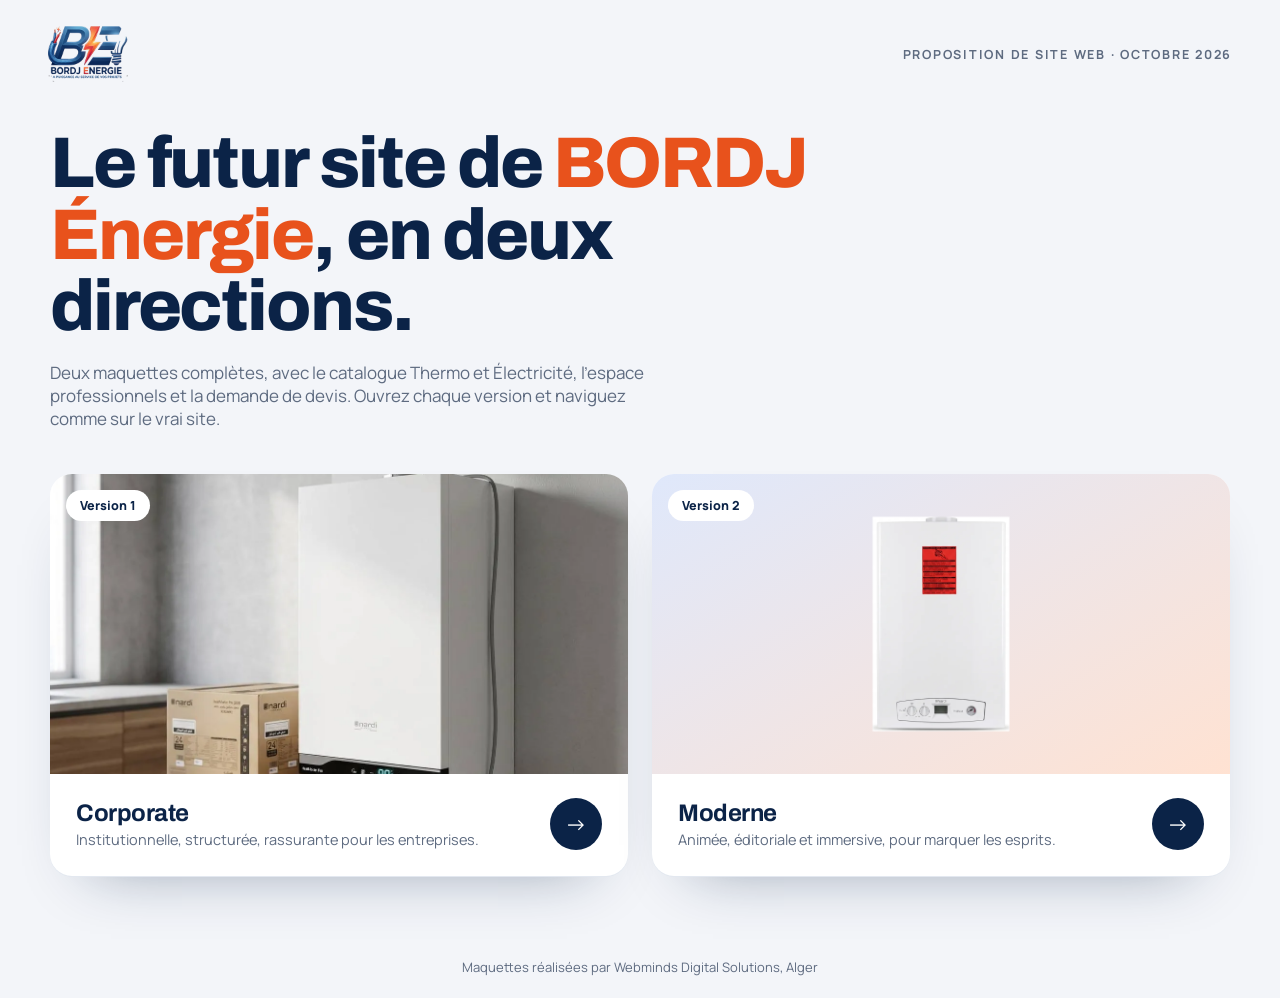
<file: index.html>
<!doctype html><html lang="fr"><head><meta charset="utf-8"><meta name="viewport" content="width=device-width,initial-scale=1"><meta name="robots" content="noindex,nofollow,noarchive,noimageindex"><title>BORDJ Énergie</title><link rel="icon" href="assets/img/b/favicon.png"><link rel="preconnect" href="https://fonts.googleapis.com"><link rel="preconnect" href="https://fonts.gstatic.com" crossorigin><link href="https://fonts.googleapis.com/css2?family=Archivo:wght@600;800&family=Manrope:wght@500;600;700&display=swap" rel="stylesheet"><style>:root{--n:#0b2347;--o:#e8521c;--m:#5e6b80}*{box-sizing:border-box;margin:0;padding:0}body{font-family:Manrope,system-ui,sans-serif;background:#f3f5f9;color:var(--n);min-height:100vh;display:flex;flex-direction:column;-webkit-font-smoothing:antialiased}img{display:block;max-width:100%;-webkit-user-drag:none;user-select:none}a{color:inherit;text-decoration:none}header{display:flex;justify-content:space-between;align-items:center;padding:26px clamp(20px,4vw,48px);gap:20px}header img{height:56px;width:auto}header span{font-size:12.5px;letter-spacing:.14em;text-transform:uppercase;font-weight:700;color:var(--m)}main{flex:1;width:min(1180px,100% - 40px);margin:0 auto;padding:20px 0 60px}h1{font-family:Archivo,sans-serif;font-weight:800;letter-spacing:-.03em;line-height:1;font-size:clamp(38px,5.6vw,74px);max-width:900px}h1 em{font-style:normal;color:var(--o)}p.l{margin:18px 0 44px;color:var(--m);font-size:17px;max-width:620px}.g{display:grid;grid-template-columns:1fr 1fr;gap:24px}.c{background:#fff;border-radius:22px;overflow:hidden;box-shadow:0 1px 0 #e3e8f0,0 30px 60px -40px rgba(11,35,71,.45);transition:transform .4s,box-shadow .4s;display:flex;flex-direction:column}.c:hover{transform:translateY(-8px);box-shadow:0 1px 0 #e3e8f0,0 40px 70px -40px rgba(11,35,71,.6)}.v{position:relative;height:300px;overflow:hidden}.v img{width:100%;height:100%;object-fit:cover;transition:transform 1s}.c:hover .v img{transform:scale(1.05)}.b{position:absolute;top:16px;left:16px;background:#fff;border-radius:30px;padding:7px 14px;font-weight:800;font-size:12.5px}.t{padding:24px 26px 26px;display:flex;justify-content:space-between;align-items:center;gap:16px}.t h2{font-family:Archivo,sans-serif;font-size:24px;letter-spacing:-.02em}.t p{color:var(--m);font-size:14.5px;margin-top:4px}.t i{width:52px;height:52px;border-radius:50%;background:var(--n);color:#fff;display:grid;place-items:center;flex:none;font-style:normal;font-size:22px;transition:.3s}.c:hover .t i{background:var(--o);transform:rotate(-45deg)}.c2 .v{background:linear-gradient(150deg,#dfe8fb,#ffe2d2)}.c2 .v img{object-fit:contain;padding:30px}footer{padding:22px;text-align:center;color:var(--m);font-size:13px}@media(max-width:760px){.g{grid-template-columns:1fr}.v{height:220px}header span{display:none}}</style></head><body><header><img src="assets/img/b/logo-s.webp" alt="BORDJ Énergie"><span>Proposition de site web · Octobre 2026</span></header><main><h1>Le futur site de <em>BORDJ Énergie</em>, en deux directions.</h1><p class="l">Deux maquettes complètes, avec le catalogue Thermo et Électricité, l'espace professionnels et la demande de devis. Ouvrez chaque version et naviguez comme sur le vrai site.</p><div class="g"><a class="c" href="v1/index.html"><div class="v"><img src="assets/img/s/heatmaster-mur.webp" alt=""><span class="b">Version 1</span></div><div class="t"><div><h2>Corporate</h2><p>Institutionnelle, structurée, rassurante pour les entreprises.</p></div><i>&rarr;</i></div></a><a class="c c2" href="v2/index.html"><div class="v"><img src="assets/img/p/proheat.webp" alt=""><span class="b">Version 2</span></div><div class="t"><div><h2>Moderne</h2><p>Animée, éditoriale et immersive, pour marquer les esprits.</p></div><i>&rarr;</i></div></a></div></main><footer>Maquettes réalisées par Webminds Digital Solutions, Alger</footer><script>document.addEventListener("contextmenu",function(t){t.preventDefault()}),document.addEventListener("dragstart",function(t){"IMG"===t.target.tagName&&t.preventDefault()})</script></body></html>
</file>
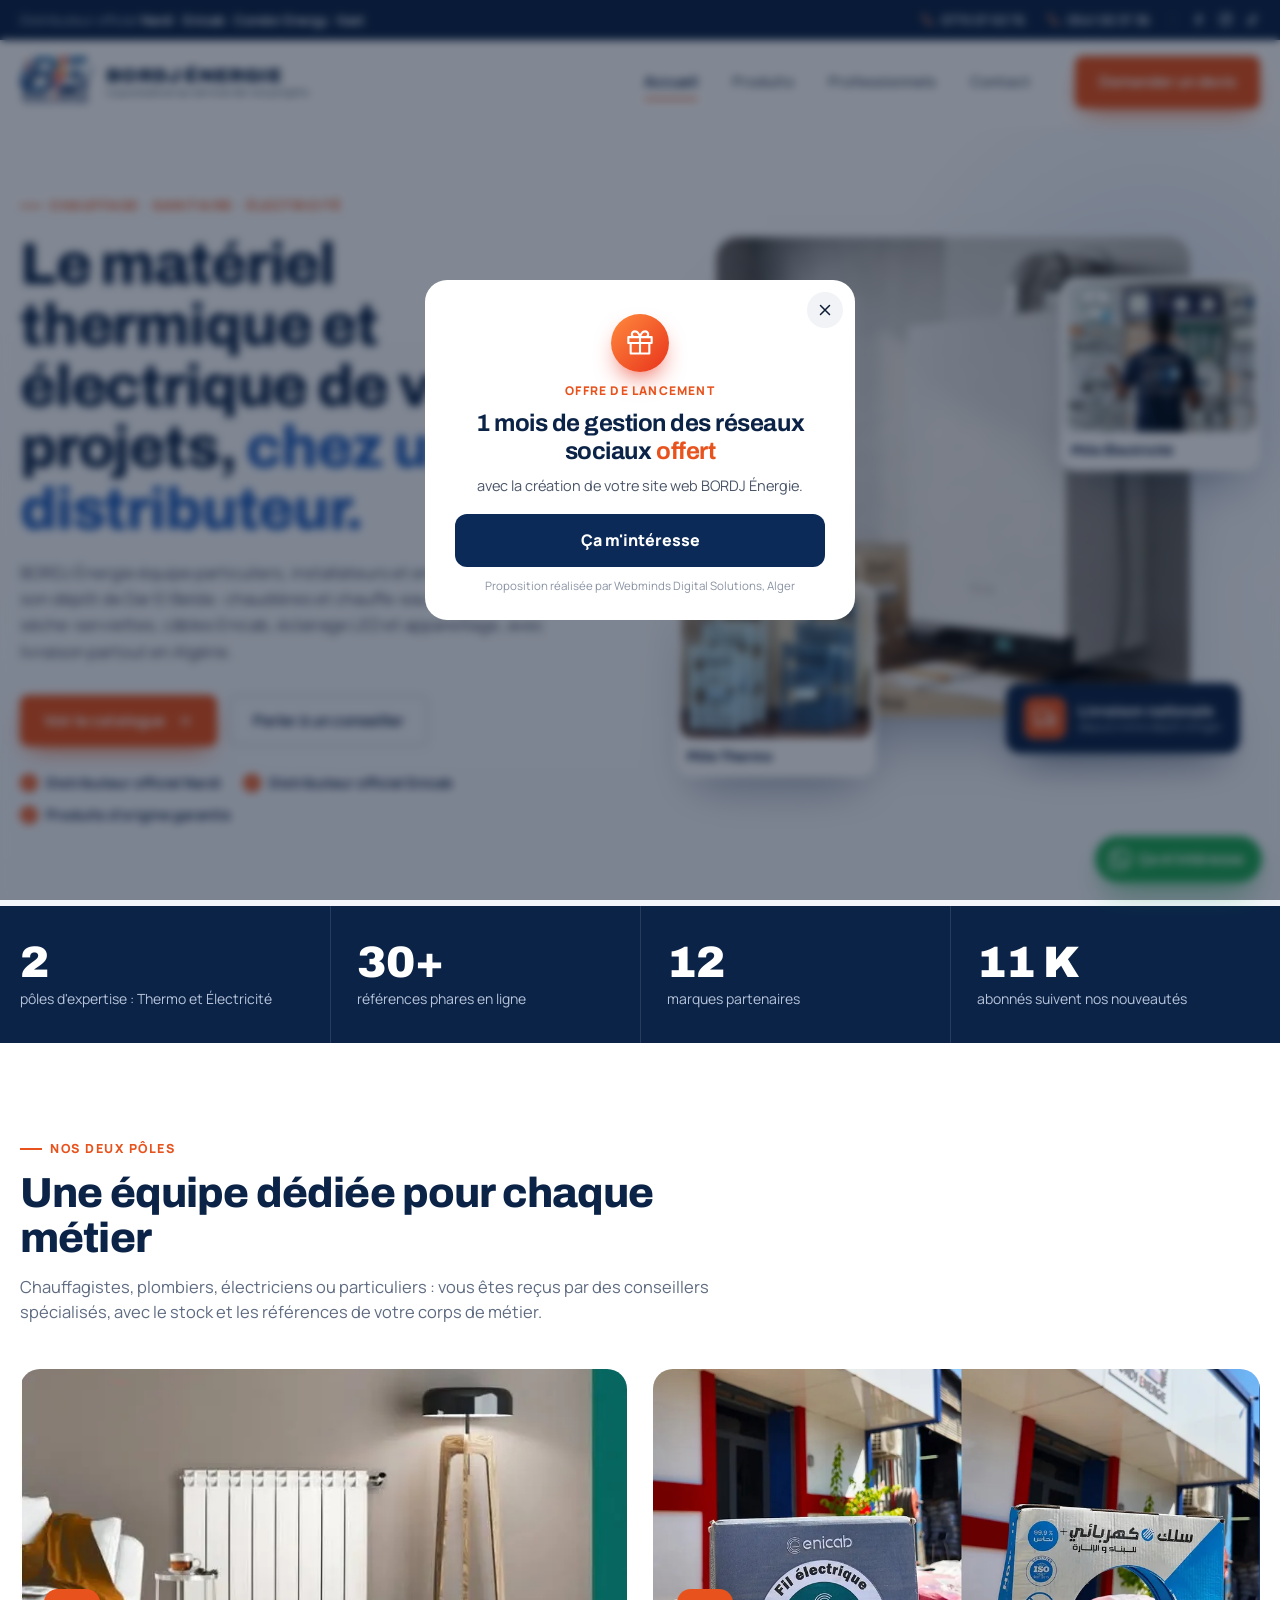
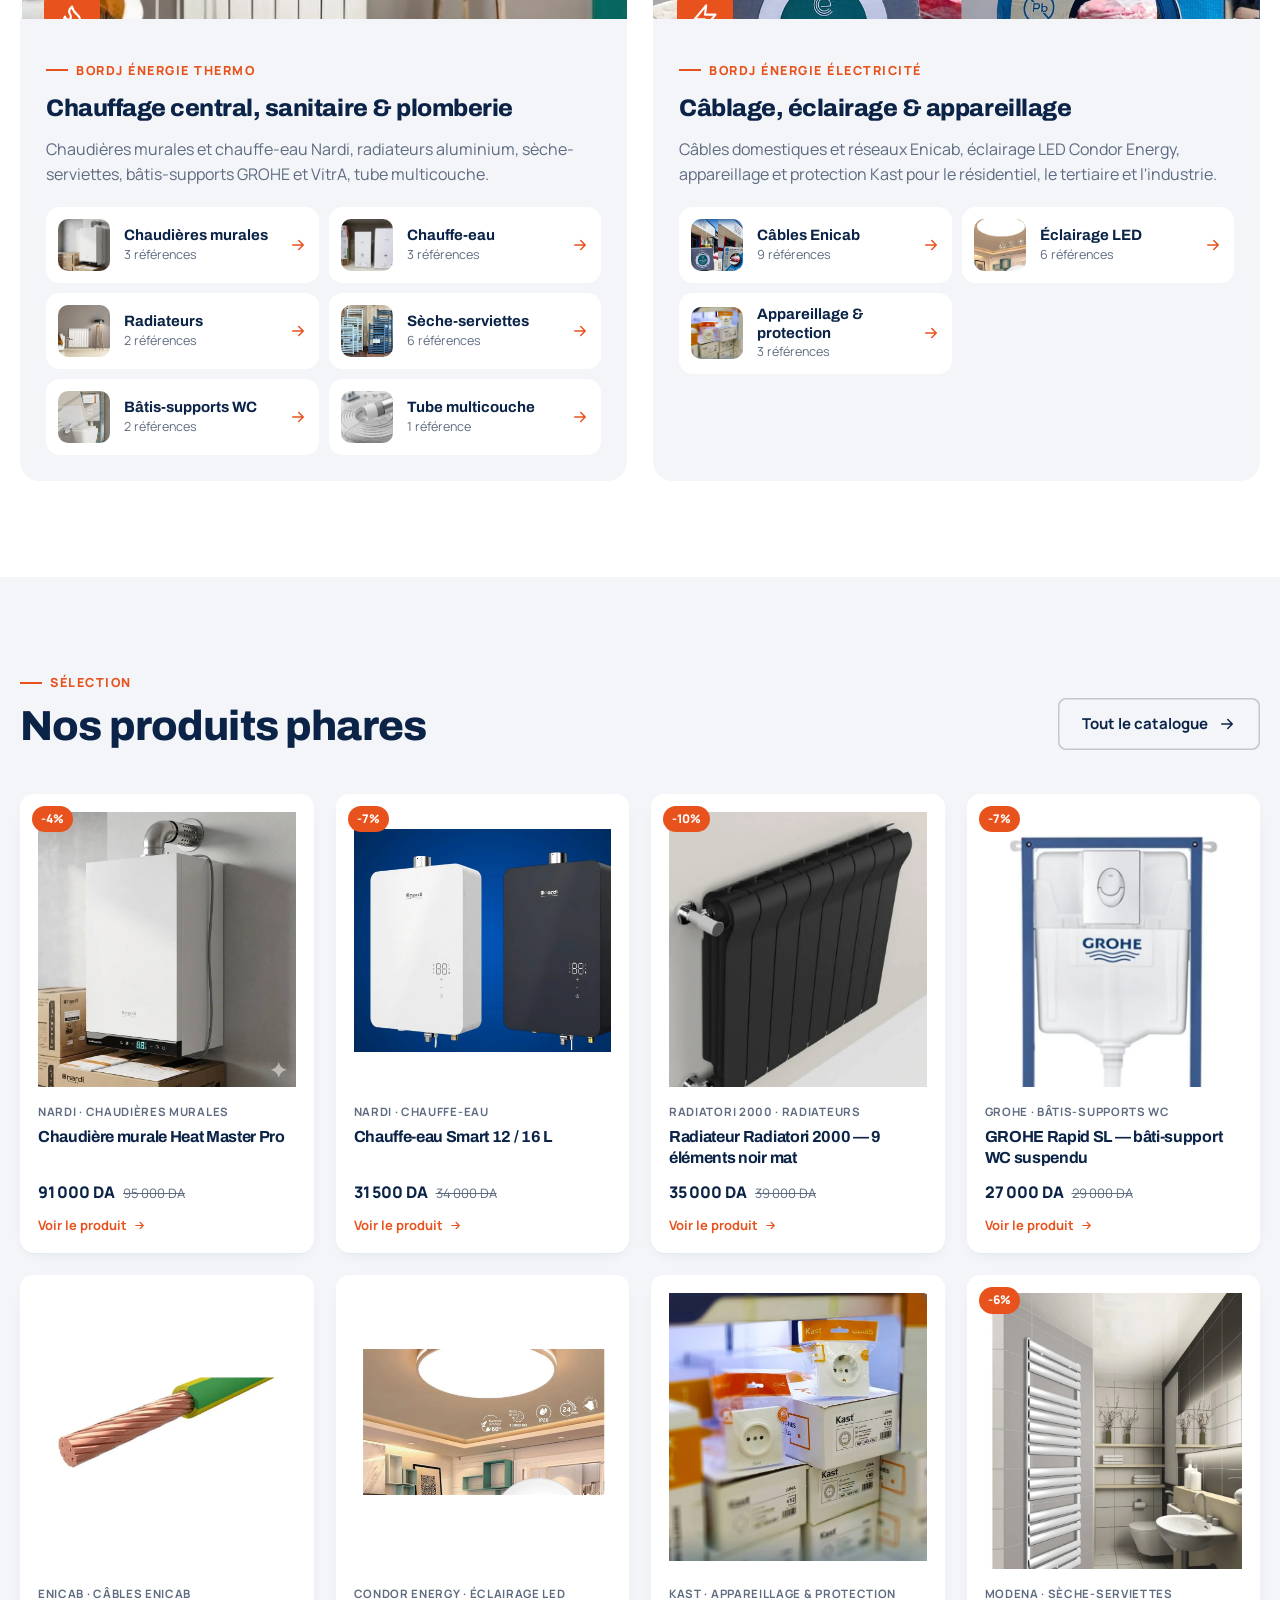
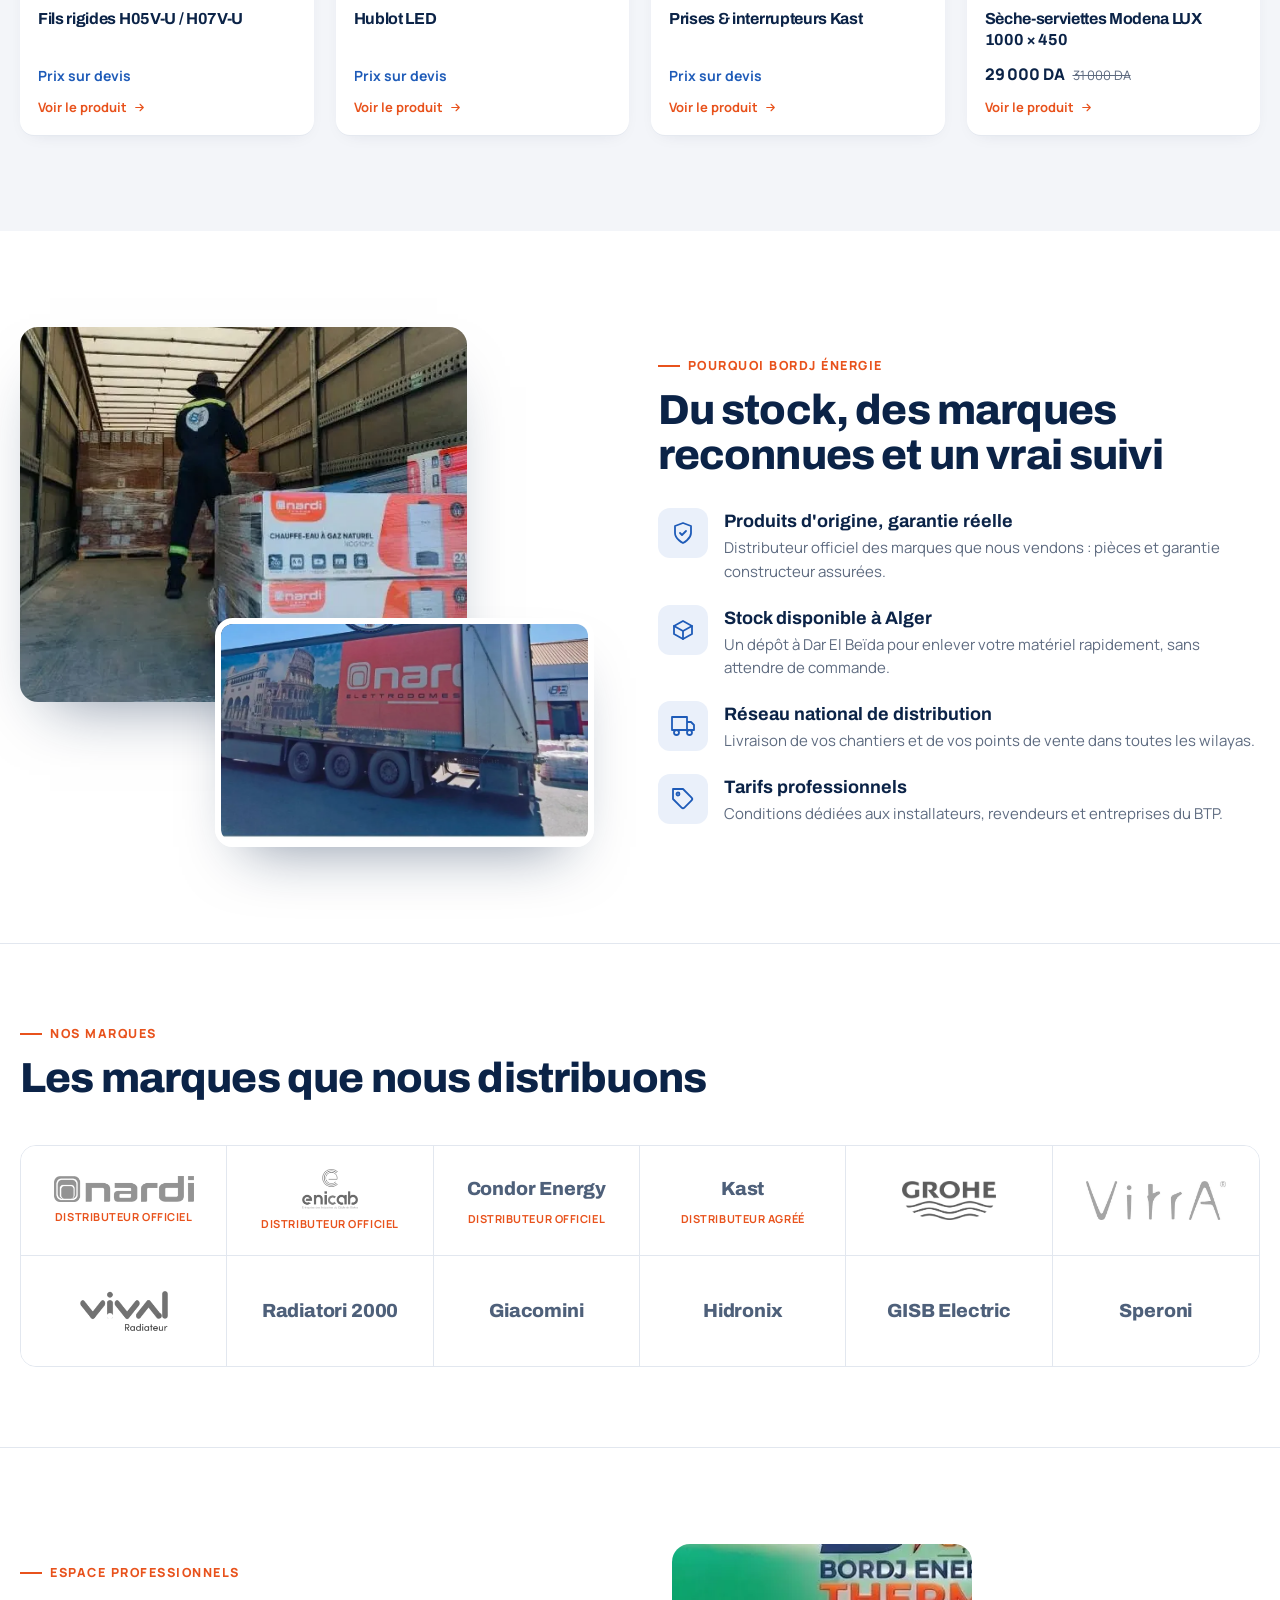
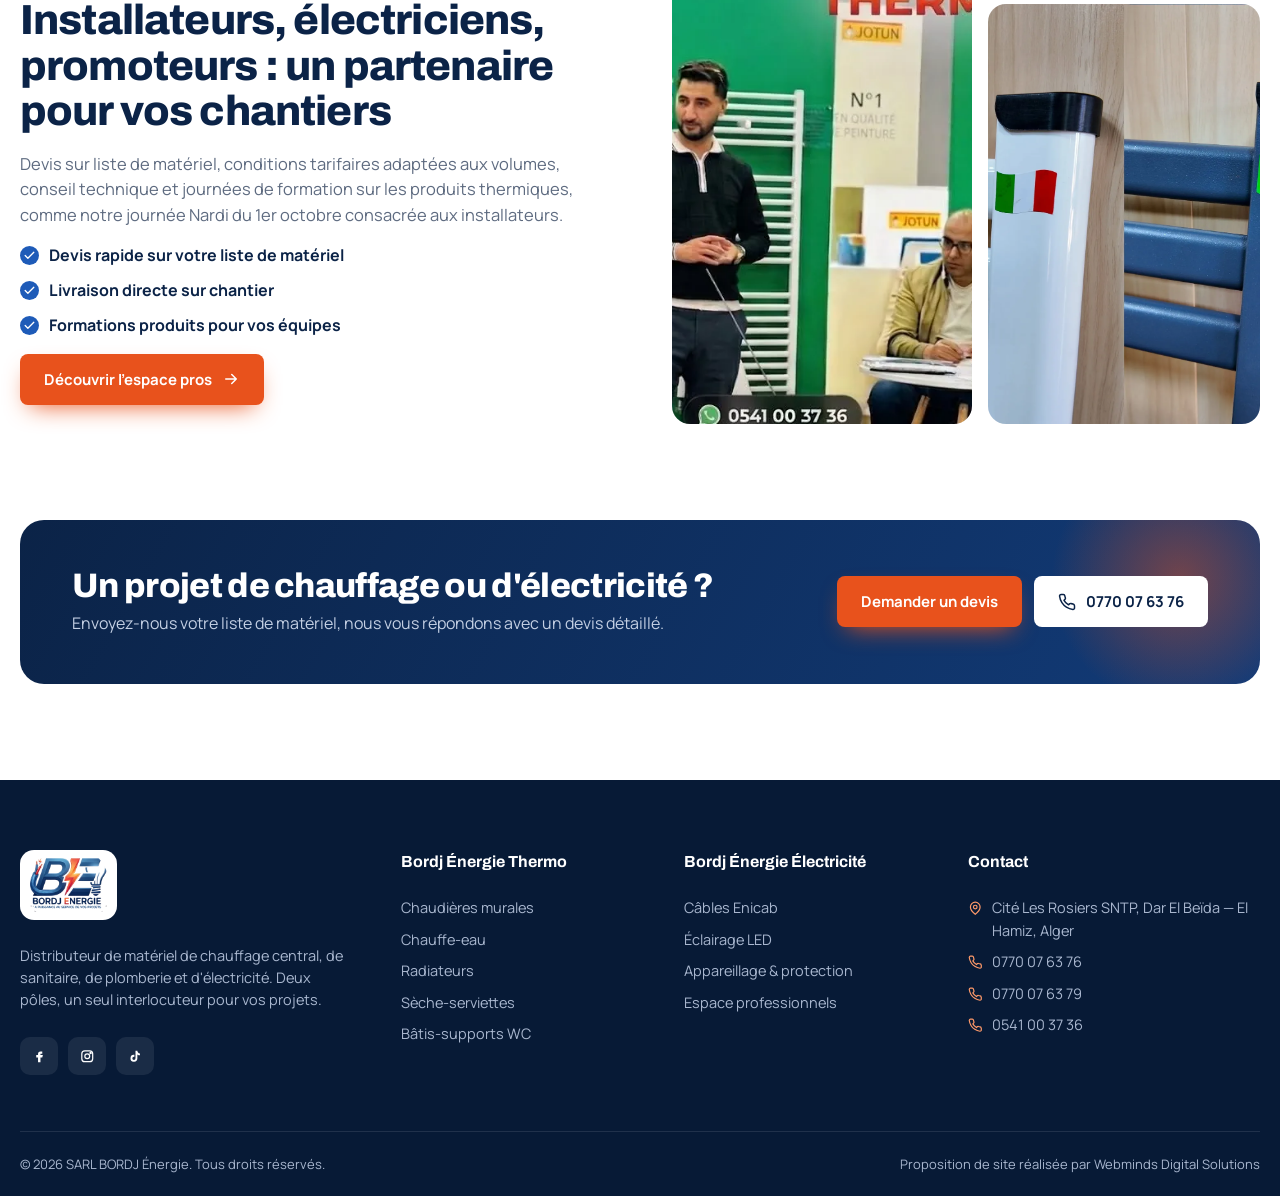
<file: v1/index.html>
<!doctype html><html lang="fr" data-v="v1" data-img="../assets/img/"><head><meta charset="utf-8"><meta name="viewport" content="width=device-width,initial-scale=1"><meta name="robots" content="noindex,nofollow,noarchive,noimageindex"><title>BORDJ Énergie</title><link rel="icon" href="../assets/img/b/favicon.png"><link rel="preconnect" href="https://fonts.googleapis.com"><link rel="preconnect" href="https://fonts.gstatic.com" crossorigin><link href="https://fonts.googleapis.com/css2?family=Archivo:wght@500;600;700;800;900&family=Manrope:wght@400;500;600;700;800&display=swap" rel="stylesheet"><link rel="stylesheet" href="../assets/common.css"><link rel="stylesheet" href="v1.css"></head><body class="pg-home"><div class="tb"><div class="wrap tb-in"><span class="tb-l">Distributeur officiel <b>Nardi</b> · <b>Enicab</b> · <b>Condor Energy</b> · <b>Kast</b></span><span class="tb-r"><a href="tel:+213770076376"><svg viewBox="0 0 24 24" fill="none" stroke="currentColor" stroke-width="2" stroke-linecap="round" stroke-linejoin="round"><path d="M22 16.9v3a2 2 0 0 1-2.2 2 19.8 19.8 0 0 1-8.6-3.1 19.5 19.5 0 0 1-6-6A19.8 19.8 0 0 1 2.1 4.2 2 2 0 0 1 4.1 2h3a2 2 0 0 1 2 1.7c.1.9.4 1.8.7 2.7a2 2 0 0 1-.5 2.1L8 9.8a16 16 0 0 0 6 6l1.3-1.3a2 2 0 0 1 2.1-.4c.9.3 1.8.6 2.7.7a2 2 0 0 1 1.7 2z"/></svg> 0770 07 63 76</a><a href="tel:+213541003736"><svg viewBox="0 0 24 24" fill="none" stroke="currentColor" stroke-width="2" stroke-linecap="round" stroke-linejoin="round"><path d="M22 16.9v3a2 2 0 0 1-2.2 2 19.8 19.8 0 0 1-8.6-3.1 19.5 19.5 0 0 1-6-6A19.8 19.8 0 0 1 2.1 4.2 2 2 0 0 1 4.1 2h3a2 2 0 0 1 2 1.7c.1.9.4 1.8.7 2.7a2 2 0 0 1-.5 2.1L8 9.8a16 16 0 0 0 6 6l1.3-1.3a2 2 0 0 1 2.1-.4c.9.3 1.8.6 2.7.7a2 2 0 0 1 1.7 2z"/></svg> 0541 00 37 36</a><span class="tb-s"><a href="#" aria-label="Facebook"><svg viewBox="0 0 24 24" fill="currentColor"><path d="M14 8h3V4h-3c-2.8 0-4 1.7-4 4.3V10H7v4h3v8h4v-8h3l1-4h-4V8.6c0-.4.3-.6.6-.6z"/></svg></a><a href="#" aria-label="Instagram"><svg viewBox="0 0 24 24" fill="none" stroke="currentColor" stroke-width="2"><rect x="3" y="3" width="18" height="18" rx="5"/><circle cx="12" cy="12" r="4"/><circle cx="17.5" cy="6.5" r="1" fill="currentColor"/></svg></a><a href="#" aria-label="TikTok"><svg viewBox="0 0 24 24" fill="currentColor"><path d="M16.6 5.8A4.3 4.3 0 0 1 15.5 3h-3.1v12.4a2.6 2.6 0 1 1-2.6-2.6c.3 0 .5 0 .8.1V9.7a5.7 5.7 0 1 0 4.9 5.7V9a7.4 7.4 0 0 0 4.3 1.4V7.3a4.3 4.3 0 0 1-3.2-1.5z"/></svg></a></span></span></div></div><header class="hd"><div class="wrap hd-in"><a href="index.html" class="logo"><img src="../assets/img/b/logo-s.webp" alt="BORDJ Énergie"><span><b>BORDJ ÉNERGIE</b><small>La puissance au service de vos projets</small></span></a><nav class="nav"><a href="index.html" class="on">Accueil</a><a href="produits.html">Produits</a><a href="professionnels.html">Professionnels</a><a href="contact.html">Contact</a></nav><a class="btn btn-p hd-cta" href="contact.html">Demander un devis</a><button class="burger" data-burger aria-label="Menu"><i></i><i></i><i></i></button></div></header><section class="hero"><div class="wrap hero-g"><div class="hero-t"><span class="kick rv">Chauffage · Sanitaire · Électricité</span><h1 class="rv d1">Le matériel thermique et électrique de vos projets, <em>chez un seul distributeur.</em></h1><p class="rv d2">BORDJ Énergie équipe particuliers, installateurs et entreprises depuis son dépôt de Dar El Beïda : chaudières et chauffe-eau Nardi, radiateurs, sèche-serviettes, câbles Enicab, éclairage LED et appareillage, avec livraison partout en Algérie.</p><div class="hero-cta rv d3"><a class="btn btn-p" href="produits.html">Voir le catalogue <svg viewBox="0 0 24 24" fill="none" stroke="currentColor" stroke-width="2" stroke-linecap="round" stroke-linejoin="round"><path d="M5 12h14M13 6l6 6-6 6"/></svg></a><a class="btn btn-g" href="contact.html">Parler à un conseiller</a></div><ul class="hero-b rv d4"><li><svg viewBox="0 0 24 24" fill="none" stroke="currentColor" stroke-width="2.4" stroke-linecap="round" stroke-linejoin="round"><path d="M20 6 9 17l-5-5"/></svg> Distributeur officiel Nardi</li><li><svg viewBox="0 0 24 24" fill="none" stroke="currentColor" stroke-width="2.4" stroke-linecap="round" stroke-linejoin="round"><path d="M20 6 9 17l-5-5"/></svg> Distributeur officiel Enicab</li><li><svg viewBox="0 0 24 24" fill="none" stroke="currentColor" stroke-width="2.4" stroke-linecap="round" stroke-linejoin="round"><path d="M20 6 9 17l-5-5"/></svg> Produits d'origine garantis</li></ul></div><div class="hero-v rv d2"><div class="hv-main"><img src="../assets/img/s/heatmaster-mur.webp" alt="Chaudière Nardi Heat Master Pro installée"></div><div class="hv-card hv-1"><img src="../assets/img/s/showroom.webp" alt="Showroom électricité BORDJ Énergie"><span>Pôle Électricité</span></div><div class="hv-card hv-2"><img src="../assets/img/s/ss-stock.webp" alt="Sèche-serviettes en stock"><span>Pôle Thermo</span></div><div class="hv-tag"><b><svg viewBox="0 0 24 24" fill="none" stroke="currentColor" stroke-width="1.8" stroke-linecap="round" stroke-linejoin="round"><path d="M1 3h15v13H1zM16 8h4l3 3v5h-7z"/><circle cx="5.5" cy="18.5" r="2.5"/><circle cx="18.5" cy="18.5" r="2.5"/></svg></b><span><strong>Livraison nationale</strong><small>depuis notre dépôt d'Alger</small></span></div></div></div></section><section class="stats"><div class="wrap st-g"><div class="rv"><b data-to="2">2</b><span>pôles d'expertise : Thermo et Électricité</span></div><div class="rv d1"><b data-to="30" data-suf="+">30+</b><span>références phares en ligne</span></div><div class="rv d2"><b data-to="12">12</b><span>marques partenaires</span></div><div class="rv d3"><b data-to="11" data-suf=" K">11 K</b><span>abonnés suivent nos nouveautés</span></div></div></section><section class="sec"><div class="wrap"><div class="sec-h rv"><span class="kick">Nos deux pôles</span><h2>Une équipe dédiée pour chaque métier</h2><p>Chauffagistes, plombiers, électriciens ou particuliers : vous êtes reçus par des conseillers spécialisés, avec le stock et les références de votre corps de métier.</p></div><div class="poles"><article class="pole rv"><div class="pole-img"><img src="../assets/img/s/radiateur-salon.webp" alt=""><span class="pole-ic"><svg viewBox="0 0 24 24" fill="none" stroke="currentColor" stroke-width="1.8" stroke-linecap="round" stroke-linejoin="round"><path d="M8.5 14.5A2.5 2.5 0 0 0 11 12c0-1.4-.5-2-1-3-1.1-2.1-.2-4 2-6 .5 2.5 2 4.9 4 6.5 2 1.6 3 3.5 3 5.5a7 7 0 1 1-14 0c0-1.2.4-2.3 1-3.3.3 1.4 1.4 2.8 3.5 2.8z"/></svg></span></div><div class="pole-t"><span class="kick">Bordj Énergie Thermo</span><h3>Chauffage central, sanitaire & plomberie</h3><p>Chaudières murales et chauffe-eau Nardi, radiateurs aluminium, sèche-serviettes, bâtis-supports GROHE et VitrA, tube multicouche.</p><div class="pole-l" data-catlinks="thermo"></div></div></article><article class="pole rv d1"><div class="pole-img"><img src="../assets/img/p/enicab-stock.webp" alt=""><span class="pole-ic"><svg viewBox="0 0 24 24" fill="none" stroke="currentColor" stroke-width="1.8" stroke-linecap="round" stroke-linejoin="round"><path d="M13 2 3 14h9l-1 8 10-12h-9l1-8z"/></svg></span></div><div class="pole-t"><span class="kick">Bordj Énergie Électricité</span><h3>Câblage, éclairage & appareillage</h3><p>Câbles domestiques et réseaux Enicab, éclairage LED Condor Energy, appareillage et protection Kast pour le résidentiel, le tertiaire et l'industrie.</p><div class="pole-l" data-catlinks="elec"></div></div></article></div></div></section><section class="sec sec-soft"><div class="wrap"><div class="sec-h sec-h-row rv"><div><span class="kick">Sélection</span><h2>Nos produits phares</h2></div><a class="btn btn-g" href="produits.html">Tout le catalogue <svg viewBox="0 0 24 24" fill="none" stroke="currentColor" stroke-width="2" stroke-linecap="round" stroke-linejoin="round"><path d="M5 12h14M13 6l6 6-6 6"/></svg></a></div><div class="grid" data-grid="ids:heatmaster,smart,radiatori,grohe,c-h07vu,led-hublot,kast-prises,ss-lux1000"></div></div></section><section class="sec"><div class="wrap why"><div class="why-img rv"><img src="../assets/img/s/logistique.webp" alt="Chargement d'une livraison BORDJ Énergie"><img src="../assets/img/s/camion.webp" alt="Camion de livraison Nardi"></div><div class="why-t"><span class="kick rv">Pourquoi BORDJ Énergie</span><h2 class="rv d1">Du stock, des marques reconnues et un vrai suivi</h2><div class="why-l"><div class="rv d1"><i><svg viewBox="0 0 24 24" fill="none" stroke="currentColor" stroke-width="1.8" stroke-linecap="round" stroke-linejoin="round"><path d="M12 22s8-4 8-10V5l-8-3-8 3v7c0 6 8 10 8 10z"/><path d="m9 12 2 2 4-4"/></svg></i><div><b>Produits d'origine, garantie réelle</b><p>Distributeur officiel des marques que nous vendons : pièces et garantie constructeur assurées.</p></div></div><div class="rv d2"><i><svg viewBox="0 0 24 24" fill="none" stroke="currentColor" stroke-width="1.8" stroke-linecap="round" stroke-linejoin="round"><path d="M21 8 12 3 3 8v8l9 5 9-5z"/><path d="m3 8 9 5 9-5M12 13v8"/></svg></i><div><b>Stock disponible à Alger</b><p>Un dépôt à Dar El Beïda pour enlever votre matériel rapidement, sans attendre de commande.</p></div></div><div class="rv d3"><i><svg viewBox="0 0 24 24" fill="none" stroke="currentColor" stroke-width="1.8" stroke-linecap="round" stroke-linejoin="round"><path d="M1 3h15v13H1zM16 8h4l3 3v5h-7z"/><circle cx="5.5" cy="18.5" r="2.5"/><circle cx="18.5" cy="18.5" r="2.5"/></svg></i><div><b>Réseau national de distribution</b><p>Livraison de vos chantiers et de vos points de vente dans toutes les wilayas.</p></div></div><div class="rv d4"><i><svg viewBox="0 0 24 24" fill="none" stroke="currentColor" stroke-width="1.8" stroke-linecap="round" stroke-linejoin="round"><path d="M20.6 13.4 13.4 20.6a2 2 0 0 1-2.8 0L2 12V2h10l8.6 8.6a2 2 0 0 1 0 2.8z"/><circle cx="7" cy="7" r="1.5"/></svg></i><div><b>Tarifs professionnels</b><p>Conditions dédiées aux installateurs, revendeurs et entreprises du BTP.</p></div></div></div></div></div></section><section class="brands-s"><div class="wrap"><div class="sec-h rv"><span class="kick">Nos marques</span><h2>Les marques que nous distribuons</h2></div><div class="brands rv" data-brands data-roles></div></div></section><section class="sec"><div class="wrap pro"><div class="pro-t"><span class="kick rv">Espace professionnels</span><h2 class="rv d1">Installateurs, électriciens, promoteurs : un partenaire pour vos chantiers</h2><p class="rv d2">Devis sur liste de matériel, conditions tarifaires adaptées aux volumes, conseil technique et journées de formation sur les produits thermiques, comme notre journée Nardi du 1er octobre consacrée aux installateurs.</p><ul class="rv d3"><li><svg viewBox="0 0 24 24" fill="none" stroke="currentColor" stroke-width="2.4" stroke-linecap="round" stroke-linejoin="round"><path d="M20 6 9 17l-5-5"/></svg> Devis rapide sur votre liste de matériel</li><li><svg viewBox="0 0 24 24" fill="none" stroke="currentColor" stroke-width="2.4" stroke-linecap="round" stroke-linejoin="round"><path d="M20 6 9 17l-5-5"/></svg> Livraison directe sur chantier</li><li><svg viewBox="0 0 24 24" fill="none" stroke="currentColor" stroke-width="2.4" stroke-linecap="round" stroke-linejoin="round"><path d="M20 6 9 17l-5-5"/></svg> Formations produits pour vos équipes</li></ul><a class="btn btn-p rv d4" href="professionnels.html">Découvrir l'espace pros <svg viewBox="0 0 24 24" fill="none" stroke="currentColor" stroke-width="2" stroke-linecap="round" stroke-linejoin="round"><path d="M5 12h14M13 6l6 6-6 6"/></svg></a></div><div class="pro-img rv d2"><img src="../assets/img/s/stand.webp" alt="Stand Bordj Énergie Thermo"><img src="../assets/img/s/ss-italie.webp" alt="Sèche-serviettes fabriqués en Italie"></div></div></section><section class="cta"><div class="wrap cta-in rv"><div><h2>Un projet de chauffage ou d'électricité ?</h2><p>Envoyez-nous votre liste de matériel, nous vous répondons avec un devis détaillé.</p></div><div class="cta-b"><a class="btn btn-p" href="contact.html">Demander un devis</a><a class="btn btn-w" href="tel:+213770076376"><svg viewBox="0 0 24 24" fill="none" stroke="currentColor" stroke-width="2" stroke-linecap="round" stroke-linejoin="round"><path d="M22 16.9v3a2 2 0 0 1-2.2 2 19.8 19.8 0 0 1-8.6-3.1 19.5 19.5 0 0 1-6-6A19.8 19.8 0 0 1 2.1 4.2 2 2 0 0 1 4.1 2h3a2 2 0 0 1 2 1.7c.1.9.4 1.8.7 2.7a2 2 0 0 1-.5 2.1L8 9.8a16 16 0 0 0 6 6l1.3-1.3a2 2 0 0 1 2.1-.4c.9.3 1.8.6 2.7.7a2 2 0 0 1 1.7 2z"/></svg> 0770 07 63 76</a></div></div></section><footer class="ft"><div class="wrap ft-g"><div class="ft-a"><img src="../assets/img/b/logo-s.webp" alt="BORDJ Énergie"><p>Distributeur de matériel de chauffage central, de sanitaire, de plomberie et d'électricité. Deux pôles, un seul interlocuteur pour vos projets.</p><div class="ft-s"><a href="#" aria-label="Facebook"><svg viewBox="0 0 24 24" fill="currentColor"><path d="M14 8h3V4h-3c-2.8 0-4 1.7-4 4.3V10H7v4h3v8h4v-8h3l1-4h-4V8.6c0-.4.3-.6.6-.6z"/></svg></a><a href="#" aria-label="Instagram"><svg viewBox="0 0 24 24" fill="none" stroke="currentColor" stroke-width="2"><rect x="3" y="3" width="18" height="18" rx="5"/><circle cx="12" cy="12" r="4"/><circle cx="17.5" cy="6.5" r="1" fill="currentColor"/></svg></a><a href="#" aria-label="TikTok"><svg viewBox="0 0 24 24" fill="currentColor"><path d="M16.6 5.8A4.3 4.3 0 0 1 15.5 3h-3.1v12.4a2.6 2.6 0 1 1-2.6-2.6c.3 0 .5 0 .8.1V9.7a5.7 5.7 0 1 0 4.9 5.7V9a7.4 7.4 0 0 0 4.3 1.4V7.3a4.3 4.3 0 0 1-3.2-1.5z"/></svg></a></div></div><div><h4>Bordj Énergie Thermo</h4><a href="produits.html?cat=chaudieres">Chaudières murales</a><a href="produits.html?cat=chauffe-eau">Chauffe-eau</a><a href="produits.html?cat=radiateurs">Radiateurs</a><a href="produits.html?cat=seche-serviettes">Sèche-serviettes</a><a href="produits.html?cat=sanitaire">Bâtis-supports WC</a></div><div><h4>Bordj Énergie Électricité</h4><a href="produits.html?cat=cables">Câbles Enicab</a><a href="produits.html?cat=eclairage">Éclairage LED</a><a href="produits.html?cat=appareillage">Appareillage & protection</a><a href="professionnels.html">Espace professionnels</a></div><div><h4>Contact</h4><p class="ft-c"><svg viewBox="0 0 24 24" fill="none" stroke="currentColor" stroke-width="2" stroke-linecap="round" stroke-linejoin="round"><path d="M20 10c0 6-8 12-8 12s-8-6-8-12a8 8 0 0 1 16 0z"/><circle cx="12" cy="10" r="3"/></svg> Cité Les Rosiers SNTP, Dar El Beïda — El Hamiz, Alger</p><a class="ft-c" href="tel:+213770076376"><svg viewBox="0 0 24 24" fill="none" stroke="currentColor" stroke-width="2" stroke-linecap="round" stroke-linejoin="round"><path d="M22 16.9v3a2 2 0 0 1-2.2 2 19.8 19.8 0 0 1-8.6-3.1 19.5 19.5 0 0 1-6-6A19.8 19.8 0 0 1 2.1 4.2 2 2 0 0 1 4.1 2h3a2 2 0 0 1 2 1.7c.1.9.4 1.8.7 2.7a2 2 0 0 1-.5 2.1L8 9.8a16 16 0 0 0 6 6l1.3-1.3a2 2 0 0 1 2.1-.4c.9.3 1.8.6 2.7.7a2 2 0 0 1 1.7 2z"/></svg> 0770 07 63 76</a><a class="ft-c" href="tel:+213770076379"><svg viewBox="0 0 24 24" fill="none" stroke="currentColor" stroke-width="2" stroke-linecap="round" stroke-linejoin="round"><path d="M22 16.9v3a2 2 0 0 1-2.2 2 19.8 19.8 0 0 1-8.6-3.1 19.5 19.5 0 0 1-6-6A19.8 19.8 0 0 1 2.1 4.2 2 2 0 0 1 4.1 2h3a2 2 0 0 1 2 1.7c.1.9.4 1.8.7 2.7a2 2 0 0 1-.5 2.1L8 9.8a16 16 0 0 0 6 6l1.3-1.3a2 2 0 0 1 2.1-.4c.9.3 1.8.6 2.7.7a2 2 0 0 1 1.7 2z"/></svg> 0770 07 63 79</a><a class="ft-c" href="tel:+213541003736"><svg viewBox="0 0 24 24" fill="none" stroke="currentColor" stroke-width="2" stroke-linecap="round" stroke-linejoin="round"><path d="M22 16.9v3a2 2 0 0 1-2.2 2 19.8 19.8 0 0 1-8.6-3.1 19.5 19.5 0 0 1-6-6A19.8 19.8 0 0 1 2.1 4.2 2 2 0 0 1 4.1 2h3a2 2 0 0 1 2 1.7c.1.9.4 1.8.7 2.7a2 2 0 0 1-.5 2.1L8 9.8a16 16 0 0 0 6 6l1.3-1.3a2 2 0 0 1 2.1-.4c.9.3 1.8.6 2.7.7a2 2 0 0 1 1.7 2z"/></svg> 0541 00 37 36</a></div></div><div class="wrap ft-b"><span>© 2026 SARL BORDJ Énergie. Tous droits réservés.</span><span>Proposition de site réalisée par Webminds Digital Solutions</span></div></footer><script src="../assets/data.js"></script><script src="../assets/common.js"></script><script src="v1.js"></script></body></html>
</file>
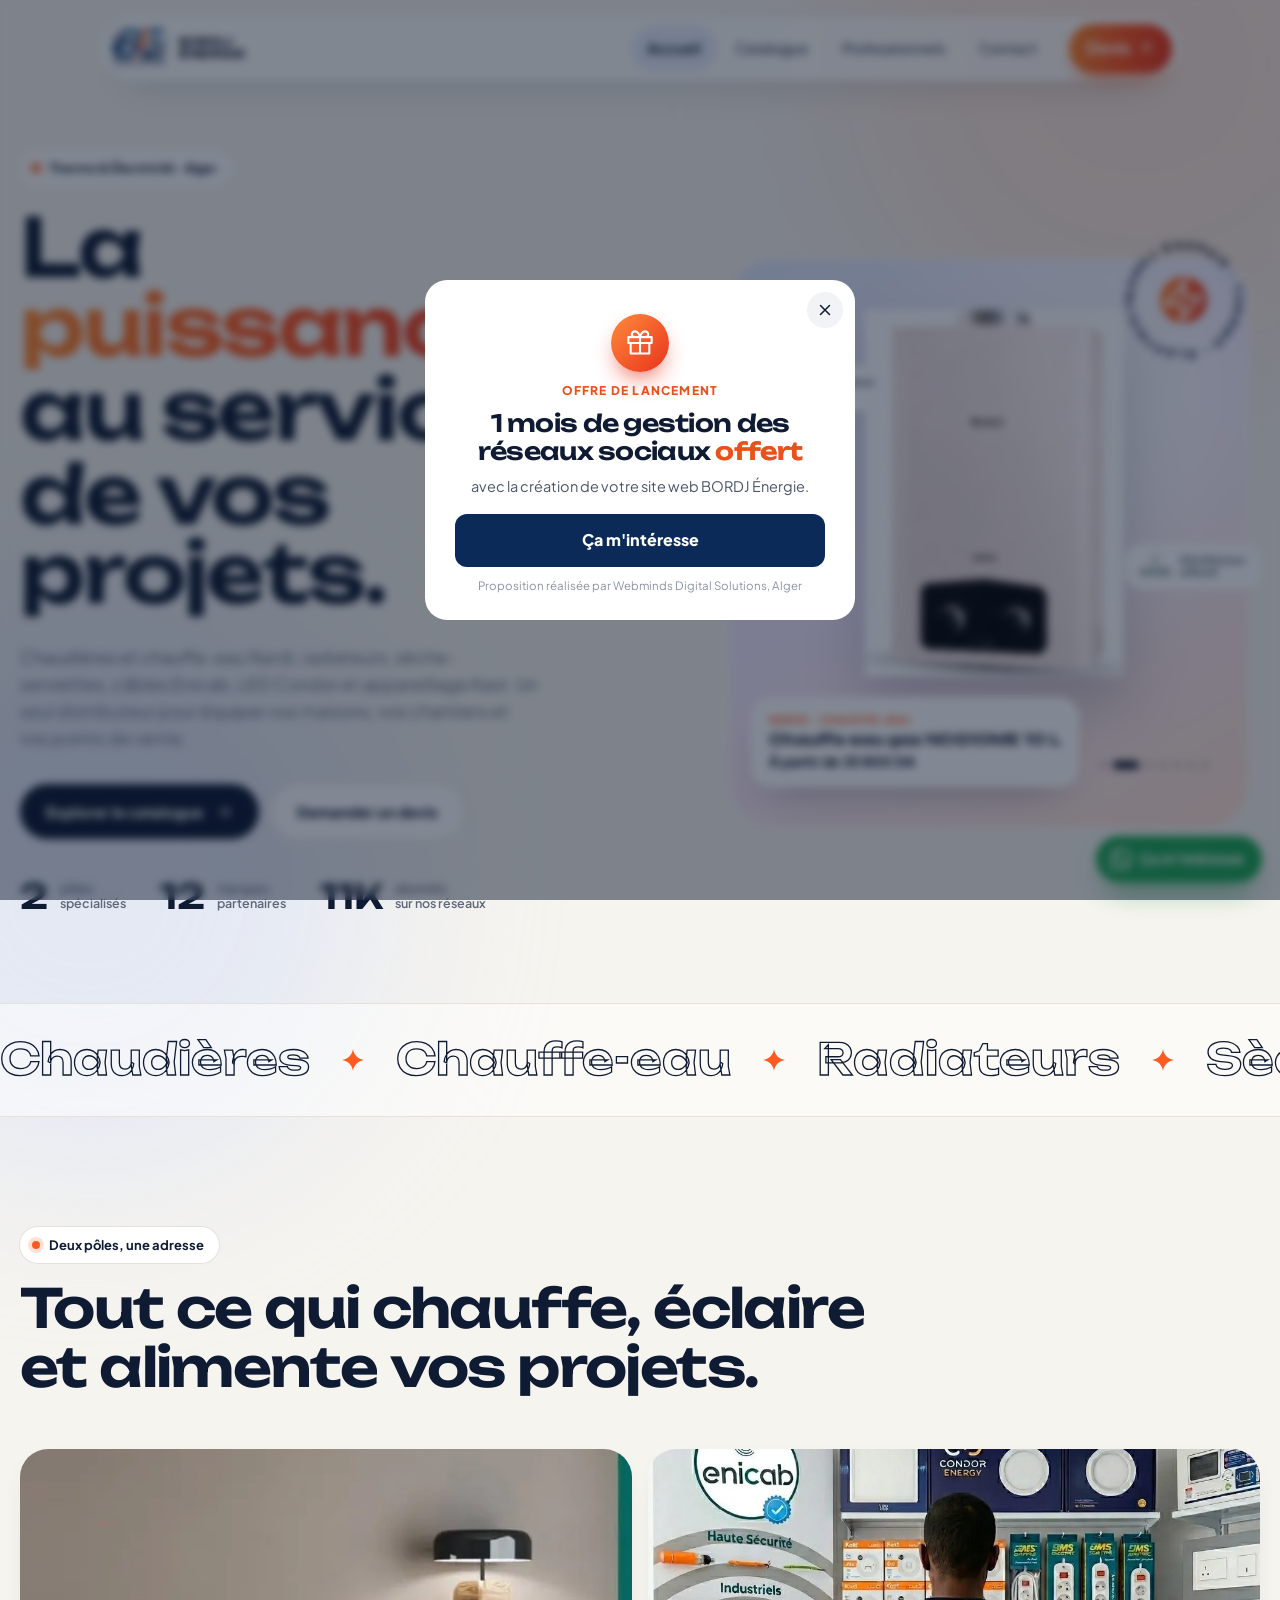
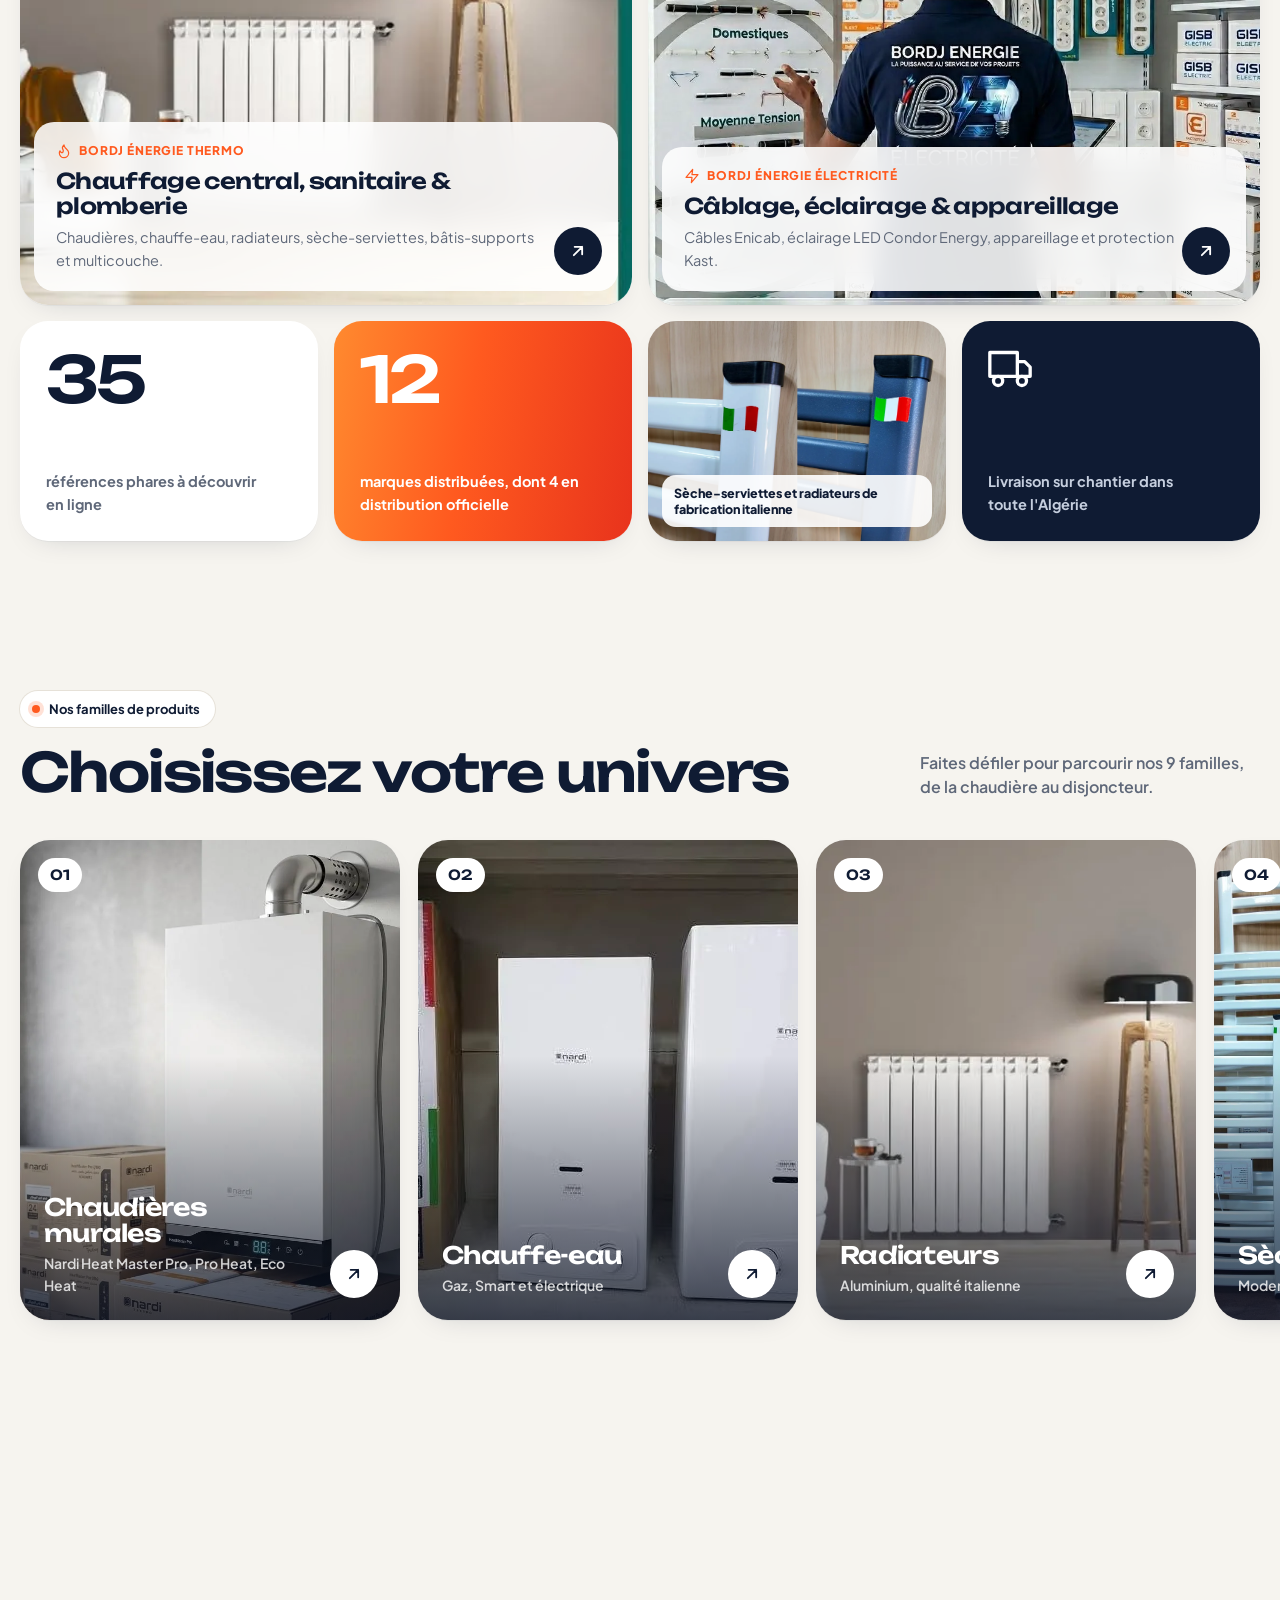
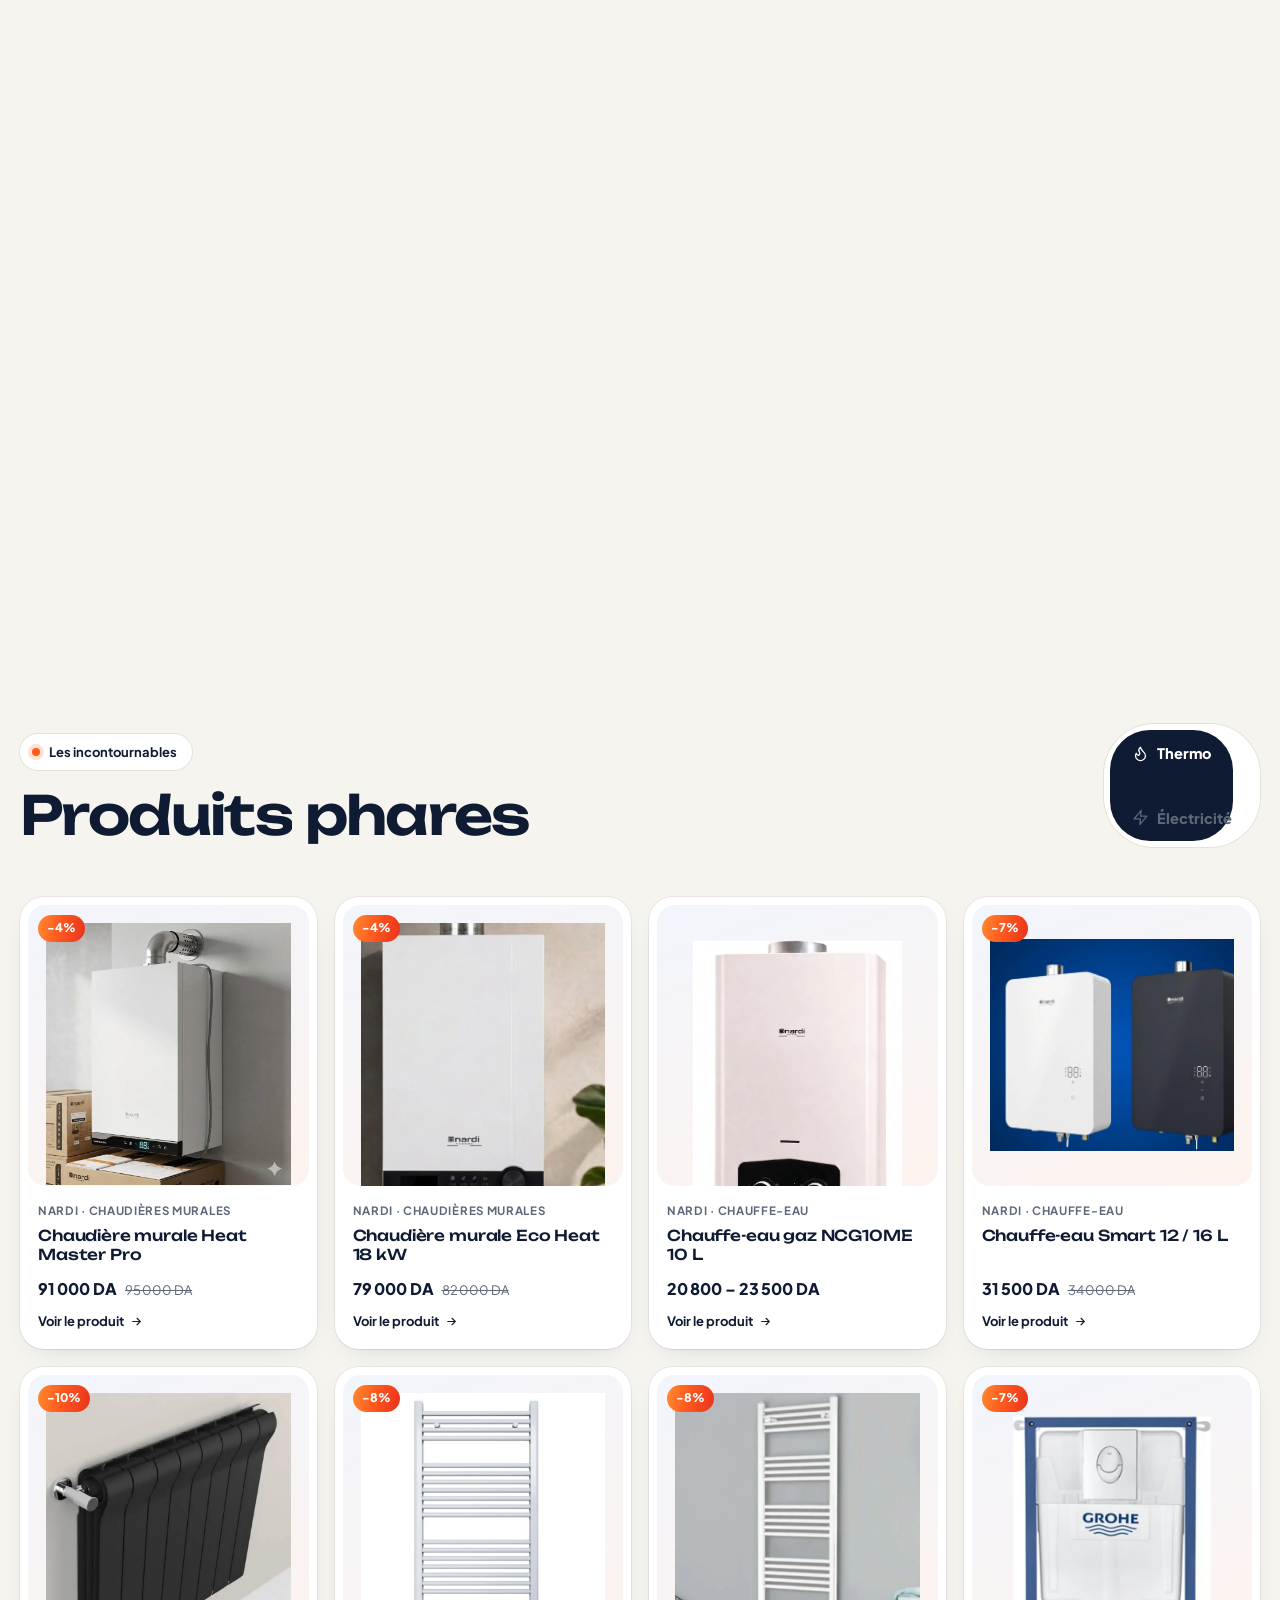
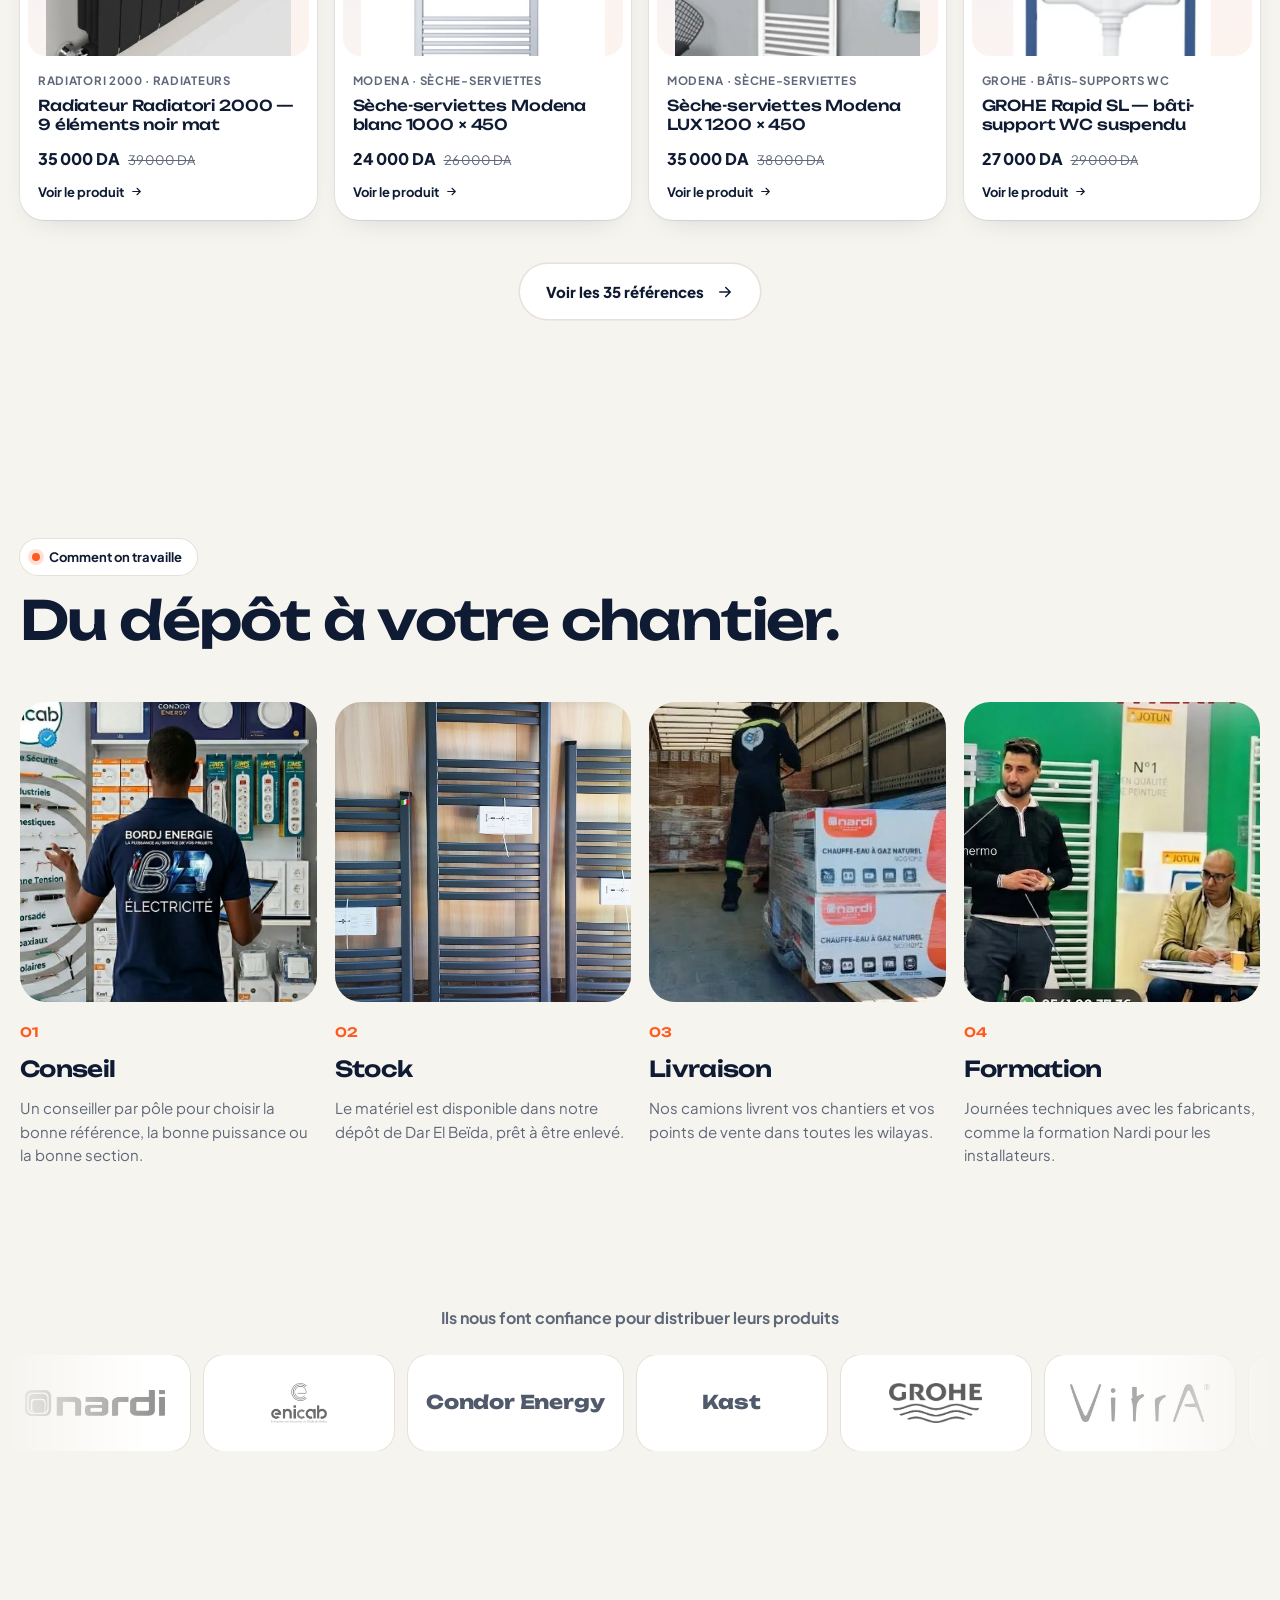
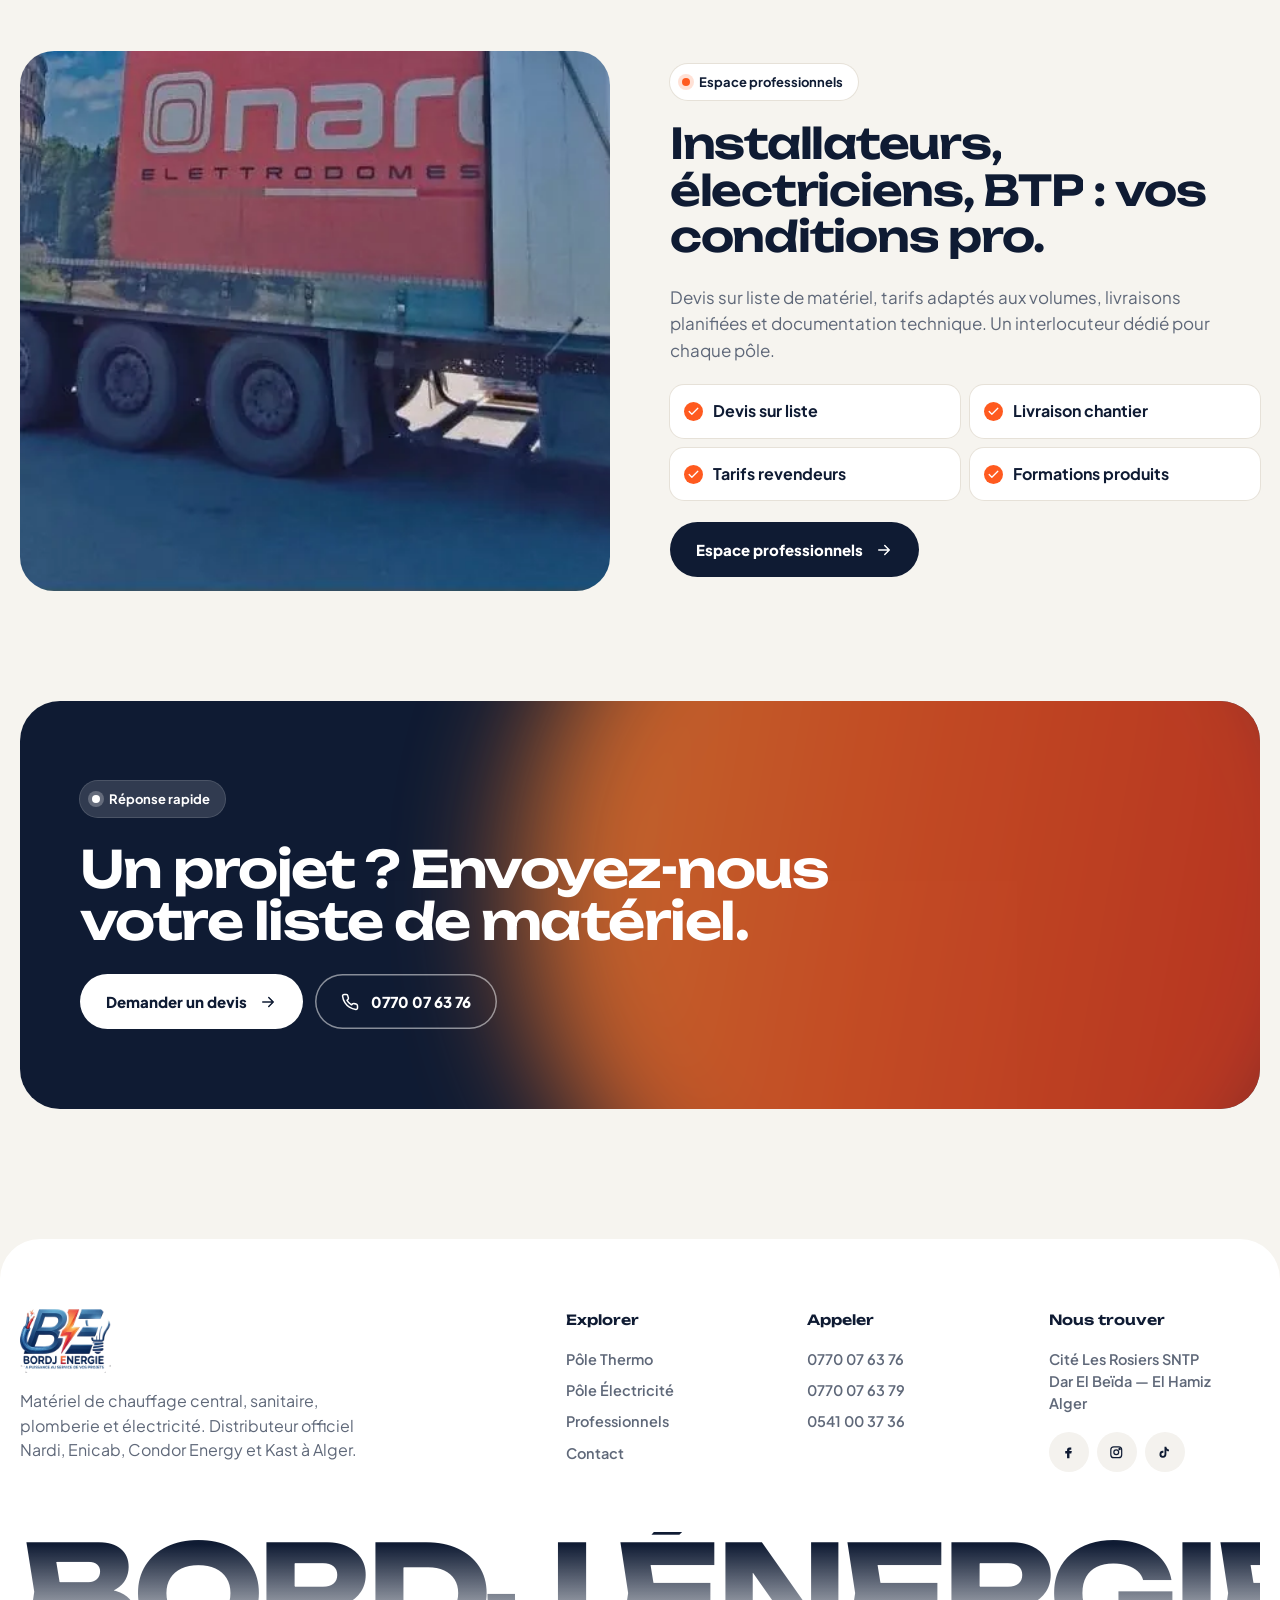
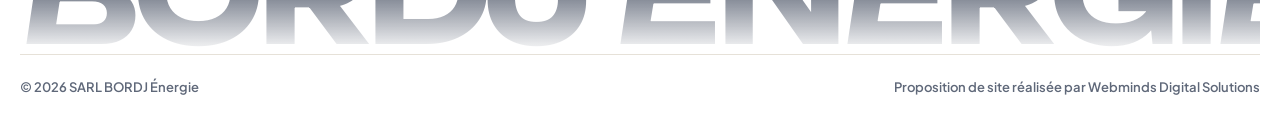
<file: v2/index.html>
<!doctype html><html lang="fr" data-v="v2" data-img="../assets/img/"><head><meta charset="utf-8"><meta name="viewport" content="width=device-width,initial-scale=1"><meta name="robots" content="noindex,nofollow,noarchive,noimageindex"><title>BORDJ Énergie</title><link rel="icon" href="../assets/img/b/favicon.png"><link rel="preconnect" href="https://fonts.googleapis.com"><link rel="preconnect" href="https://fonts.gstatic.com" crossorigin><link href="https://fonts.googleapis.com/css2?family=Unbounded:wght@400;500;600;700;800&family=Plus+Jakarta+Sans:wght@400;500;600;700;800&display=swap" rel="stylesheet"><link rel="stylesheet" href="../assets/common.css"><link rel="stylesheet" href="v2.css"></head><body class="pg-home"><div class="glow g1"></div><div class="glow g2"></div><header class="hd"><div class="hd-in"><a href="index.html" class="logo"><img src="../assets/img/b/logo-s.webp" alt="BORDJ Énergie"><b>BORDJ<br>ÉNERGIE</b></a><nav class="nav"><a href="index.html" class="on">Accueil</a><a href="produits.html">Catalogue</a><a href="professionnels.html">Professionnels</a><a href="contact.html">Contact</a></nav><a class="hd-cta mg" href="contact.html"><span>Devis</span><svg viewBox="0 0 24 24" fill="none" stroke="currentColor" stroke-width="2.2" stroke-linecap="round" stroke-linejoin="round"><path d="M7 17 17 7M8 7h9v9"/></svg></a><button class="burger" data-burger aria-label="Menu"><i></i><i></i></button></div></header><section class="hx"><div class="wrap hx-g"><div class="hx-t"><span class="chip"><i></i>Thermo & Électricité · Alger</span><h1 class="hx-h"><span class="ln"><span>La <em>puissance</em></span></span><span class="ln"><span>au service</span></span><span class="ln"><span>de vos projets.</span></span></h1><p class="hx-p">Chaudières et chauffe-eau Nardi, radiateurs, sèche-serviettes, câbles Enicab, LED Condor et appareillage Kast. Un seul distributeur pour équiper vos maisons, vos chantiers et vos points de vente.</p><div class="hx-cta"><a class="bt bt-p mg" href="produits.html"><span>Explorer le catalogue</span><svg viewBox="0 0 24 24" fill="none" stroke="currentColor" stroke-width="2" stroke-linecap="round" stroke-linejoin="round"><path d="M5 12h14M13 6l6 6-6 6"/></svg></a><a class="bt bt-l mg" href="contact.html"><span>Demander un devis</span></a></div><div class="hx-mini"><div><b>2</b><span>pôles<br>spécialisés</span></div><div><b>12</b><span>marques<br>partenaires</span></div><div><b>11K</b><span>abonnés<br>sur nos réseaux</span></div></div></div><div class="stage"><div class="st-bg"></div><div class="st-ring"><svg viewBox="0 0 200 200"><defs><path id="cp" d="M100,100 m-78,0 a78,78 0 1,1 156,0 a78,78 0 1,1 -156,0"/></defs><text><textPath href="#cp">BORDJ ÉNERGIE • THERMO • ÉLECTRICITÉ • ALGER •</textPath></text></svg><span><svg viewBox="0 0 24 24" fill="none" stroke="currentColor" stroke-width="1.8" stroke-linecap="round" stroke-linejoin="round"><path d="M13 2 3 14h9l-1 8 10-12h-9l1-8z"/></svg></span></div><div class="st-imgs"><img src="../assets/img/p/proheat.webp" alt="" data-st="proheat" class="on"><img src="../assets/img/p/ncg.webp" alt="" data-st="ncg"><img src="../assets/img/p/armonia.webp" alt="" data-st="armonia"><img src="../assets/img/p/grohe.webp" alt="" data-st="grohe"><img src="../assets/img/p/ce-elec.webp" alt="" data-st="ce-elec"><img src="../assets/img/p/vitra.webp" alt="" data-st="vitra"><img src="../assets/img/p/ncg-noir.webp" alt="" data-st="ncg-noir"></div><div class="st-info"><small data-st-brand>Nardi</small><b data-st-name>—</b><span data-st-price></span></div><div class="st-dots"><i class="on"></i><i></i><i></i><i></i><i></i><i></i><i></i></div><div class="fchip fc1"><img src="../assets/img/b/nardi.webp" alt="Nardi"><span>Distributeur<br>officiel</span></div><div class="fchip fc2"><img src="../assets/img/b/enicab.webp" alt="Enicab"><span>Distributeur<br>officiel</span></div></div></div></section><div class="mq"><div class="mq-t"><span>Chaudières</span><svg viewBox="0 0 24 24" fill="currentColor"><path d="M12 0c.6 6.2 5.8 11.4 12 12-6.2.6-11.4 5.8-12 12-.6-6.2-5.8-11.4-12-12C6.2 11.4 11.4 6.2 12 0z"/></svg><span>Chauffe-eau</span><svg viewBox="0 0 24 24" fill="currentColor"><path d="M12 0c.6 6.2 5.8 11.4 12 12-6.2.6-11.4 5.8-12 12-.6-6.2-5.8-11.4-12-12C6.2 11.4 11.4 6.2 12 0z"/></svg><span>Radiateurs</span><svg viewBox="0 0 24 24" fill="currentColor"><path d="M12 0c.6 6.2 5.8 11.4 12 12-6.2.6-11.4 5.8-12 12-.6-6.2-5.8-11.4-12-12C6.2 11.4 11.4 6.2 12 0z"/></svg><span>Sèche-serviettes</span><svg viewBox="0 0 24 24" fill="currentColor"><path d="M12 0c.6 6.2 5.8 11.4 12 12-6.2.6-11.4 5.8-12 12-.6-6.2-5.8-11.4-12-12C6.2 11.4 11.4 6.2 12 0z"/></svg><span>Bâtis-supports</span><svg viewBox="0 0 24 24" fill="currentColor"><path d="M12 0c.6 6.2 5.8 11.4 12 12-6.2.6-11.4 5.8-12 12-.6-6.2-5.8-11.4-12-12C6.2 11.4 11.4 6.2 12 0z"/></svg><span>Câbles</span><svg viewBox="0 0 24 24" fill="currentColor"><path d="M12 0c.6 6.2 5.8 11.4 12 12-6.2.6-11.4 5.8-12 12-.6-6.2-5.8-11.4-12-12C6.2 11.4 11.4 6.2 12 0z"/></svg><span>Éclairage LED</span><svg viewBox="0 0 24 24" fill="currentColor"><path d="M12 0c.6 6.2 5.8 11.4 12 12-6.2.6-11.4 5.8-12 12-.6-6.2-5.8-11.4-12-12C6.2 11.4 11.4 6.2 12 0z"/></svg><span>Appareillage</span><svg viewBox="0 0 24 24" fill="currentColor"><path d="M12 0c.6 6.2 5.8 11.4 12 12-6.2.6-11.4 5.8-12 12-.6-6.2-5.8-11.4-12-12C6.2 11.4 11.4 6.2 12 0z"/></svg><span>Chaudières</span><svg viewBox="0 0 24 24" fill="currentColor"><path d="M12 0c.6 6.2 5.8 11.4 12 12-6.2.6-11.4 5.8-12 12-.6-6.2-5.8-11.4-12-12C6.2 11.4 11.4 6.2 12 0z"/></svg><span>Chauffe-eau</span><svg viewBox="0 0 24 24" fill="currentColor"><path d="M12 0c.6 6.2 5.8 11.4 12 12-6.2.6-11.4 5.8-12 12-.6-6.2-5.8-11.4-12-12C6.2 11.4 11.4 6.2 12 0z"/></svg><span>Radiateurs</span><svg viewBox="0 0 24 24" fill="currentColor"><path d="M12 0c.6 6.2 5.8 11.4 12 12-6.2.6-11.4 5.8-12 12-.6-6.2-5.8-11.4-12-12C6.2 11.4 11.4 6.2 12 0z"/></svg><span>Sèche-serviettes</span><svg viewBox="0 0 24 24" fill="currentColor"><path d="M12 0c.6 6.2 5.8 11.4 12 12-6.2.6-11.4 5.8-12 12-.6-6.2-5.8-11.4-12-12C6.2 11.4 11.4 6.2 12 0z"/></svg><span>Bâtis-supports</span><svg viewBox="0 0 24 24" fill="currentColor"><path d="M12 0c.6 6.2 5.8 11.4 12 12-6.2.6-11.4 5.8-12 12-.6-6.2-5.8-11.4-12-12C6.2 11.4 11.4 6.2 12 0z"/></svg><span>Câbles</span><svg viewBox="0 0 24 24" fill="currentColor"><path d="M12 0c.6 6.2 5.8 11.4 12 12-6.2.6-11.4 5.8-12 12-.6-6.2-5.8-11.4-12-12C6.2 11.4 11.4 6.2 12 0z"/></svg><span>Éclairage LED</span><svg viewBox="0 0 24 24" fill="currentColor"><path d="M12 0c.6 6.2 5.8 11.4 12 12-6.2.6-11.4 5.8-12 12-.6-6.2-5.8-11.4-12-12C6.2 11.4 11.4 6.2 12 0z"/></svg><span>Appareillage</span><svg viewBox="0 0 24 24" fill="currentColor"><path d="M12 0c.6 6.2 5.8 11.4 12 12-6.2.6-11.4 5.8-12 12-.6-6.2-5.8-11.4-12-12C6.2 11.4 11.4 6.2 12 0z"/></svg></div></div><section class="sec"><div class="wrap"><div class="hd2"><span class="chip"><i></i>Deux pôles, une adresse</span><h2 data-split>Tout ce qui chauffe, éclaire et alimente vos projets.</h2></div><div class="bento"><a class="bx bx-thermo rv" href="produits.html?pole=thermo"><img data-par src="../assets/img/s/radiateur-salon.webp" alt=""><div class="bx-t"><span class="tag"><svg viewBox="0 0 24 24" fill="none" stroke="currentColor" stroke-width="1.8" stroke-linecap="round" stroke-linejoin="round"><path d="M8.5 14.5A2.5 2.5 0 0 0 11 12c0-1.4-.5-2-1-3-1.1-2.1-.2-4 2-6 .5 2.5 2 4.9 4 6.5 2 1.6 3 3.5 3 5.5a7 7 0 1 1-14 0c0-1.2.4-2.3 1-3.3.3 1.4 1.4 2.8 3.5 2.8z"/></svg> Bordj Énergie Thermo</span><h3>Chauffage central, sanitaire & plomberie</h3><p>Chaudières, chauffe-eau, radiateurs, sèche-serviettes, bâtis-supports et multicouche.</p><span class="go"><svg viewBox="0 0 24 24" fill="none" stroke="currentColor" stroke-width="2.2" stroke-linecap="round" stroke-linejoin="round"><path d="M7 17 17 7M8 7h9v9"/></svg></span></div></a><a class="bx bx-elec rv d1" href="produits.html?pole=elec"><img data-par src="../assets/img/s/showroom.webp" alt=""><div class="bx-t"><span class="tag"><svg viewBox="0 0 24 24" fill="none" stroke="currentColor" stroke-width="1.8" stroke-linecap="round" stroke-linejoin="round"><path d="M13 2 3 14h9l-1 8 10-12h-9l1-8z"/></svg> Bordj Énergie Électricité</span><h3>Câblage, éclairage & appareillage</h3><p>Câbles Enicab, éclairage LED Condor Energy, appareillage et protection Kast.</p><span class="go"><svg viewBox="0 0 24 24" fill="none" stroke="currentColor" stroke-width="2.2" stroke-linecap="round" stroke-linejoin="round"><path d="M7 17 17 7M8 7h9v9"/></svg></span></div></a><div class="bx bx-n rv"><b data-to="35">35</b><span>références phares à découvrir en ligne</span></div><div class="bx bx-n bx-o rv d1"><b data-to="12">12</b><span>marques distribuées, dont 4 en distribution officielle</span></div><div class="bx bx-img rv d2"><img src="../assets/img/s/ss-italie.webp" alt=""><span>Sèche-serviettes et radiateurs de fabrication italienne</span></div><div class="bx bx-n bx-b rv d3"><b><svg viewBox="0 0 24 24" fill="none" stroke="currentColor" stroke-width="1.8" stroke-linecap="round" stroke-linejoin="round"><path d="M1 3h15v13H1zM16 8h4l3 3v5h-7z"/><circle cx="5.5" cy="18.5" r="2.5"/><circle cx="18.5" cy="18.5" r="2.5"/></svg></b><span>Livraison sur chantier dans toute l'Algérie</span></div></div></div></section><section class="hs" id="familles"><div class="hs-pin"><div class="wrap hs-h"><div><span class="chip"><i></i>Nos familles de produits</span><h2>Choisissez votre univers</h2></div><p>Faites défiler pour parcourir nos 9 familles, de la chaudière au disjoncteur.</p></div><div class="hs-track" data-hs><a class="fam" href="produits.html?cat=chaudieres"><img src="../assets/img/s/heatmaster-mur.webp" alt="" loading="lazy"><span class="fam-n">01</span><div class="fam-t"><h3>Chaudières murales</h3><p>Nardi Heat Master Pro, Pro Heat, Eco Heat</p></div><span class="go"><svg viewBox="0 0 24 24" fill="none" stroke="currentColor" stroke-width="2.2" stroke-linecap="round" stroke-linejoin="round"><path d="M7 17 17 7M8 7h9v9"/></svg></span></a><a class="fam" href="produits.html?cat=chauffe-eau"><img src="../assets/img/p/ncg-duo.webp" alt="" loading="lazy"><span class="fam-n">02</span><div class="fam-t"><h3>Chauffe-eau</h3><p>Gaz, Smart et électrique</p></div><span class="go"><svg viewBox="0 0 24 24" fill="none" stroke="currentColor" stroke-width="2.2" stroke-linecap="round" stroke-linejoin="round"><path d="M7 17 17 7M8 7h9v9"/></svg></span></a><a class="fam" href="produits.html?cat=radiateurs"><img src="../assets/img/s/radiateur-salon.webp" alt="" loading="lazy"><span class="fam-n">03</span><div class="fam-t"><h3>Radiateurs</h3><p>Aluminium, qualité italienne</p></div><span class="go"><svg viewBox="0 0 24 24" fill="none" stroke="currentColor" stroke-width="2.2" stroke-linecap="round" stroke-linejoin="round"><path d="M7 17 17 7M8 7h9v9"/></svg></span></a><a class="fam" href="produits.html?cat=seche-serviettes"><img src="../assets/img/s/ss-stock.webp" alt="" loading="lazy"><span class="fam-n">04</span><div class="fam-t"><h3>Sèche-serviettes</h3><p>Modena, Pegasus, aluminium</p></div><span class="go"><svg viewBox="0 0 24 24" fill="none" stroke="currentColor" stroke-width="2.2" stroke-linecap="round" stroke-linejoin="round"><path d="M7 17 17 7M8 7h9v9"/></svg></span></a><a class="fam" href="produits.html?cat=sanitaire"><img src="../assets/img/p/vitra2.webp" alt="" loading="lazy"><span class="fam-n">05</span><div class="fam-t"><h3>Bâtis-supports WC</h3><p>GROHE et VitrA</p></div><span class="go"><svg viewBox="0 0 24 24" fill="none" stroke="currentColor" stroke-width="2.2" stroke-linecap="round" stroke-linejoin="round"><path d="M7 17 17 7M8 7h9v9"/></svg></span></a><a class="fam" href="produits.html?cat=plomberie"><img src="../assets/img/p/hidronix.webp" alt="" loading="lazy"><span class="fam-n">06</span><div class="fam-t"><h3>Tube multicouche</h3><p>Hidronix PERT / AL / PERT</p></div><span class="go"><svg viewBox="0 0 24 24" fill="none" stroke="currentColor" stroke-width="2.2" stroke-linecap="round" stroke-linejoin="round"><path d="M7 17 17 7M8 7h9v9"/></svg></span></a><a class="fam" href="produits.html?cat=cables"><img src="../assets/img/p/enicab-stock.webp" alt="" loading="lazy"><span class="fam-n">07</span><div class="fam-t"><h3>Câbles Enicab</h3><p>Domestiques, réseaux, anti-feu</p></div><span class="go"><svg viewBox="0 0 24 24" fill="none" stroke="currentColor" stroke-width="2.2" stroke-linecap="round" stroke-linejoin="round"><path d="M7 17 17 7M8 7h9v9"/></svg></span></a><a class="fam" href="produits.html?cat=eclairage"><img src="../assets/img/p/led-hublot.webp" alt="" loading="lazy"><span class="fam-n">08</span><div class="fam-t"><h3>Éclairage LED</h3><p>Condor Energy</p></div><span class="go"><svg viewBox="0 0 24 24" fill="none" stroke="currentColor" stroke-width="2.2" stroke-linecap="round" stroke-linejoin="round"><path d="M7 17 17 7M8 7h9v9"/></svg></span></a><a class="fam" href="produits.html?cat=appareillage"><img src="../assets/img/p/kast-prises.webp" alt="" loading="lazy"><span class="fam-n">09</span><div class="fam-t"><h3>Appareillage & protection</h3><p>Kast</p></div><span class="go"><svg viewBox="0 0 24 24" fill="none" stroke="currentColor" stroke-width="2.2" stroke-linecap="round" stroke-linejoin="round"><path d="M7 17 17 7M8 7h9v9"/></svg></span></a></div></div></section><section class="sec"><div class="wrap"><div class="hd2 hd2-row"><div><span class="chip"><i></i>Les incontournables</span><h2 data-split>Produits phares</h2></div><div class="tabs" data-tabs><button class="on" data-tab="thermo"><svg viewBox="0 0 24 24" fill="none" stroke="currentColor" stroke-width="1.8" stroke-linecap="round" stroke-linejoin="round"><path d="M8.5 14.5A2.5 2.5 0 0 0 11 12c0-1.4-.5-2-1-3-1.1-2.1-.2-4 2-6 .5 2.5 2 4.9 4 6.5 2 1.6 3 3.5 3 5.5a7 7 0 1 1-14 0c0-1.2.4-2.3 1-3.3.3 1.4 1.4 2.8 3.5 2.8z"/></svg> Thermo</button><button data-tab="elec"><svg viewBox="0 0 24 24" fill="none" stroke="currentColor" stroke-width="1.8" stroke-linecap="round" stroke-linejoin="round"><path d="M13 2 3 14h9l-1 8 10-12h-9l1-8z"/></svg> Électricité</button><i></i></div></div><div class="grid tab-p on" data-pane="thermo" data-grid="pole:thermo"></div><div class="grid tab-p" data-pane="elec" data-grid="pole:elec"></div><div class="more"><a class="bt bt-l mg" href="produits.html"><span>Voir les 35 références</span><svg viewBox="0 0 24 24" fill="none" stroke="currentColor" stroke-width="2" stroke-linecap="round" stroke-linejoin="round"><path d="M5 12h14M13 6l6 6-6 6"/></svg></a></div></div></section><section class="sec flow"><div class="wrap"><div class="hd2"><span class="chip"><i></i>Comment on travaille</span><h2 data-split>Du dépôt à votre chantier.</h2></div><div class="steps"><div class="stp rv"><div class="stp-img"><img data-par src="../assets/img/s/showroom.webp" alt=""></div><span>01</span><h3>Conseil</h3><p>Un conseiller par pôle pour choisir la bonne référence, la bonne puissance ou la bonne section.</p></div><div class="stp rv d1"><div class="stp-img"><img data-par src="../assets/img/s/ss-stock2.webp" alt=""></div><span>02</span><h3>Stock</h3><p>Le matériel est disponible dans notre dépôt de Dar El Beïda, prêt à être enlevé.</p></div><div class="stp rv d2"><div class="stp-img"><img data-par src="../assets/img/s/logistique.webp" alt=""></div><span>03</span><h3>Livraison</h3><p>Nos camions livrent vos chantiers et vos points de vente dans toutes les wilayas.</p></div><div class="stp rv d3"><div class="stp-img"><img data-par src="../assets/img/s/stand.webp" alt=""></div><span>04</span><h3>Formation</h3><p>Journées techniques avec les fabricants, comme la formation Nardi pour les installateurs.</p></div></div></div></section><section class="brs"><div class="wrap"><p class="brs-t">Ils nous font confiance pour distribuer leurs produits</p></div><div class="brs-m" data-brands data-loop></div></section><section class="sec"><div class="wrap pro2"><div class="pro2-img rv"><img data-par src="../assets/img/s/camion.webp" alt=""></div><div class="pro2-t"><span class="chip"><i></i>Espace professionnels</span><h2 data-split>Installateurs, électriciens, BTP : vos conditions pro.</h2><p class="rv">Devis sur liste de matériel, tarifs adaptés aux volumes, livraisons planifiées et documentation technique. Un interlocuteur dédié pour chaque pôle.</p><div class="pro2-l rv"><span><svg viewBox="0 0 24 24" fill="none" stroke="currentColor" stroke-width="2.4" stroke-linecap="round" stroke-linejoin="round"><path d="M20 6 9 17l-5-5"/></svg> Devis sur liste</span><span><svg viewBox="0 0 24 24" fill="none" stroke="currentColor" stroke-width="2.4" stroke-linecap="round" stroke-linejoin="round"><path d="M20 6 9 17l-5-5"/></svg> Livraison chantier</span><span><svg viewBox="0 0 24 24" fill="none" stroke="currentColor" stroke-width="2.4" stroke-linecap="round" stroke-linejoin="round"><path d="M20 6 9 17l-5-5"/></svg> Tarifs revendeurs</span><span><svg viewBox="0 0 24 24" fill="none" stroke="currentColor" stroke-width="2.4" stroke-linecap="round" stroke-linejoin="round"><path d="M20 6 9 17l-5-5"/></svg> Formations produits</span></div><a class="bt bt-p mg rv" href="professionnels.html"><span>Espace professionnels</span><svg viewBox="0 0 24 24" fill="none" stroke="currentColor" stroke-width="2" stroke-linecap="round" stroke-linejoin="round"><path d="M5 12h14M13 6l6 6-6 6"/></svg></a></div></div></section><section class="cta2"><div class="wrap"><div class="cta2-in rv"><div class="cta2-b"></div><span class="chip chip-w"><i></i>Réponse rapide</span><h2>Un projet ? Envoyez-nous votre liste de matériel.</h2><div class="cta2-a"><a class="bt bt-w mg" href="contact.html"><span>Demander un devis</span><svg viewBox="0 0 24 24" fill="none" stroke="currentColor" stroke-width="2" stroke-linecap="round" stroke-linejoin="round"><path d="M5 12h14M13 6l6 6-6 6"/></svg></a><a class="bt bt-o mg" href="tel:+213770076376"><svg viewBox="0 0 24 24" fill="none" stroke="currentColor" stroke-width="2" stroke-linecap="round" stroke-linejoin="round"><path d="M22 16.9v3a2 2 0 0 1-2.2 2 19.8 19.8 0 0 1-8.6-3.1 19.5 19.5 0 0 1-6-6A19.8 19.8 0 0 1 2.1 4.2 2 2 0 0 1 4.1 2h3a2 2 0 0 1 2 1.7c.1.9.4 1.8.7 2.7a2 2 0 0 1-.5 2.1L8 9.8a16 16 0 0 0 6 6l1.3-1.3a2 2 0 0 1 2.1-.4c.9.3 1.8.6 2.7.7a2 2 0 0 1 1.7 2z"/></svg><span>0770 07 63 76</span></a></div></div></div></section><footer class="ft"><div class="wrap"><div class="ft-top"><div class="ft-a"><img src="../assets/img/b/logo-s.webp" alt=""><p>Matériel de chauffage central, sanitaire, plomberie et électricité. Distributeur officiel Nardi, Enicab, Condor Energy et Kast à Alger.</p></div><div class="ft-cols"><div><h4>Explorer</h4><a href="produits.html?pole=thermo">Pôle Thermo</a><a href="produits.html?pole=elec">Pôle Électricité</a><a href="professionnels.html">Professionnels</a><a href="contact.html">Contact</a></div><div><h4>Appeler</h4><a href="tel:+213770076376">0770 07 63 76</a><a href="tel:+213770076379">0770 07 63 79</a><a href="tel:+213541003736">0541 00 37 36</a></div><div><h4>Nous trouver</h4><p>Cité Les Rosiers SNTP<br>Dar El Beïda — El Hamiz<br>Alger</p><div class="ft-s"><a href="#" aria-label="Facebook"><svg viewBox="0 0 24 24" fill="currentColor"><path d="M14 8h3V4h-3c-2.8 0-4 1.7-4 4.3V10H7v4h3v8h4v-8h3l1-4h-4V8.6c0-.4.3-.6.6-.6z"/></svg></a><a href="#" aria-label="Instagram"><svg viewBox="0 0 24 24" fill="none" stroke="currentColor" stroke-width="2"><rect x="3" y="3" width="18" height="18" rx="5"/><circle cx="12" cy="12" r="4"/><circle cx="17.5" cy="6.5" r="1" fill="currentColor"/></svg></a><a href="#" aria-label="TikTok"><svg viewBox="0 0 24 24" fill="currentColor"><path d="M16.6 5.8A4.3 4.3 0 0 1 15.5 3h-3.1v12.4a2.6 2.6 0 1 1-2.6-2.6c.3 0 .5 0 .8.1V9.7a5.7 5.7 0 1 0 4.9 5.7V9a7.4 7.4 0 0 0 4.3 1.4V7.3a4.3 4.3 0 0 1-3.2-1.5z"/></svg></a></div></div></div></div><div class="ft-big" aria-hidden="true">BORDJ ÉNERGIE</div><div class="ft-b"><span>© 2026 SARL BORDJ Énergie</span><span>Proposition de site réalisée par Webminds Digital Solutions</span></div></div></footer><script src="../assets/vendor/gsap.min.js"></script><script src="../assets/vendor/ScrollTrigger.min.js"></script><script src="../assets/data.js"></script><script src="../assets/common.js"></script><script src="v2.js"></script></body></html>
</file>
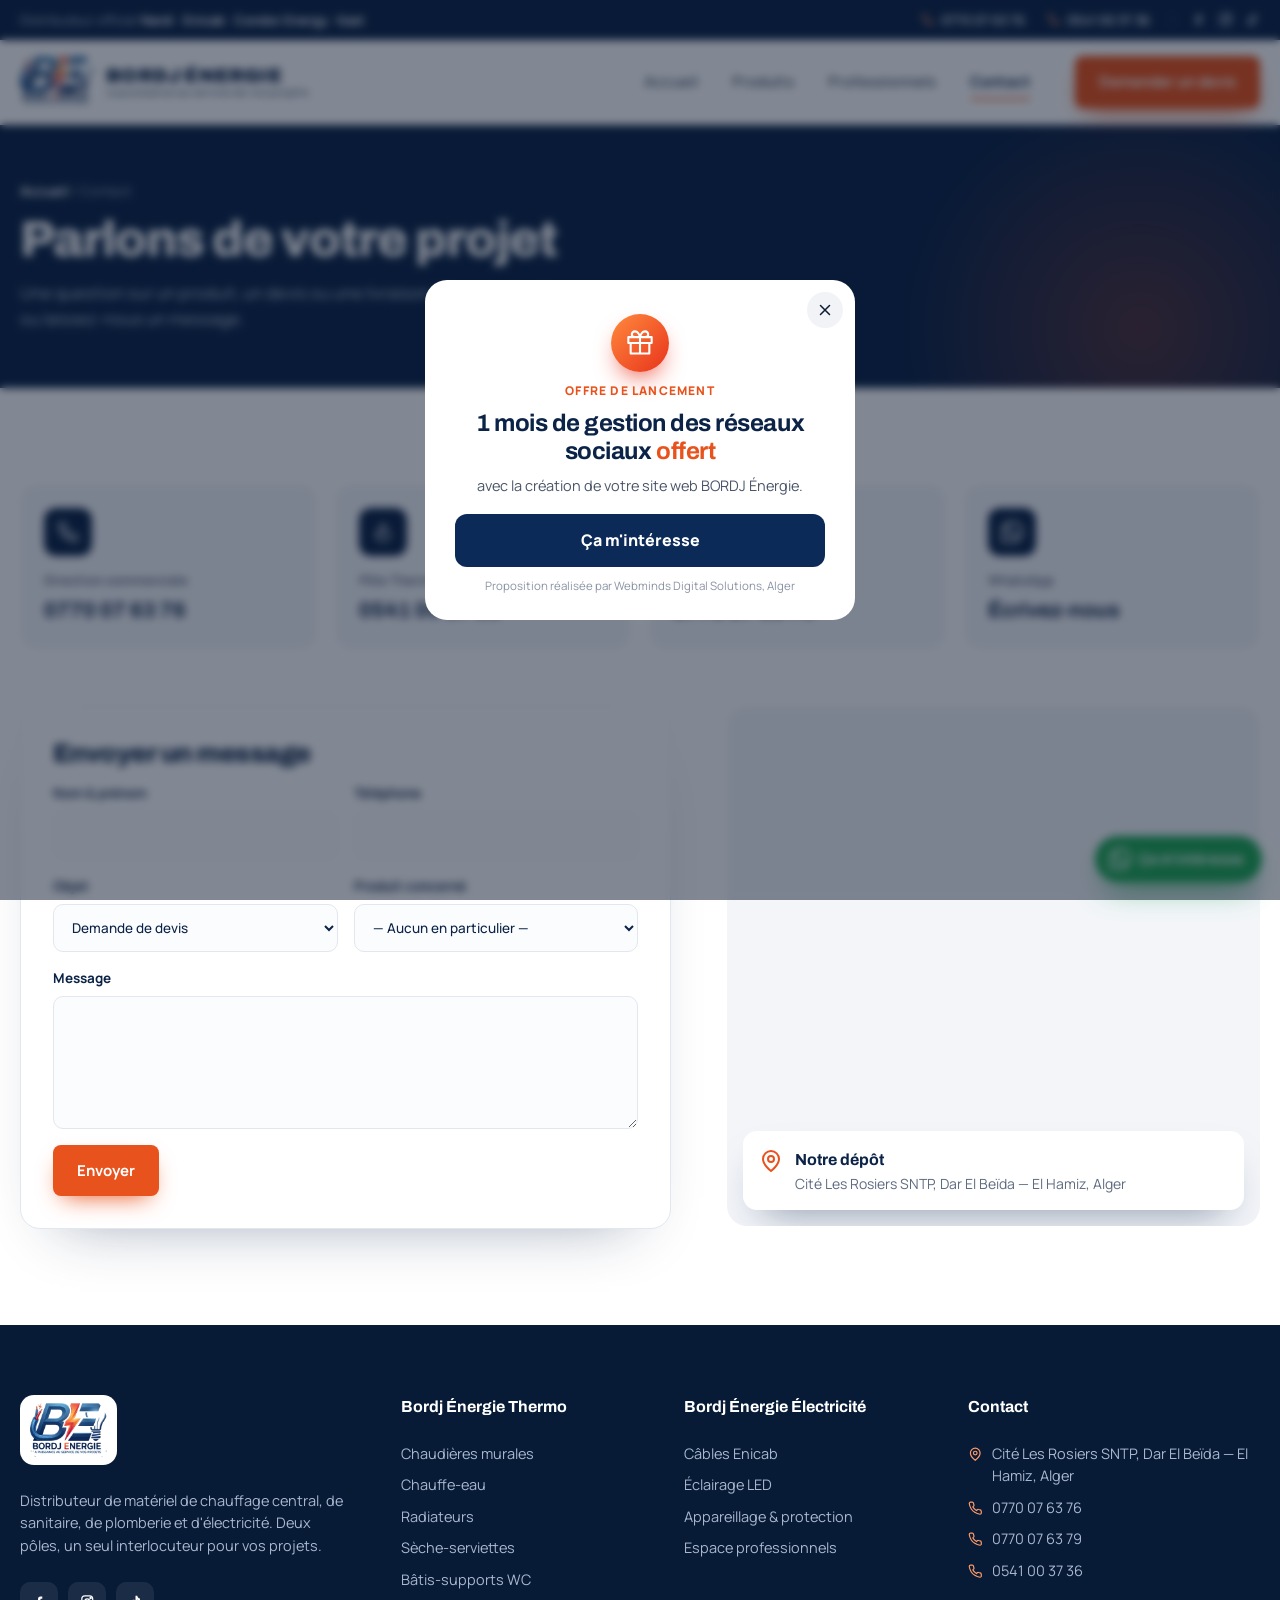
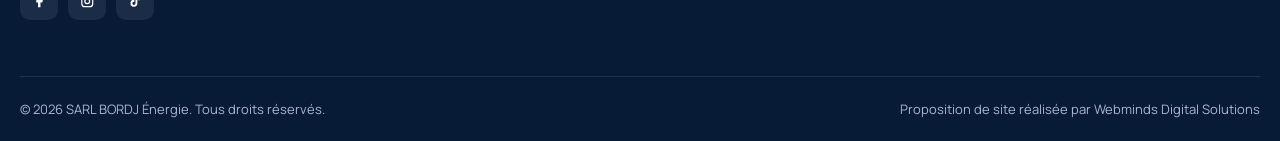
<file: v1/contact.html>
<!doctype html><html lang="fr" data-v="v1" data-img="../assets/img/"><head><meta charset="utf-8"><meta name="viewport" content="width=device-width,initial-scale=1"><meta name="robots" content="noindex,nofollow,noarchive,noimageindex"><title>BORDJ Énergie</title><link rel="icon" href="../assets/img/b/favicon.png"><link rel="preconnect" href="https://fonts.googleapis.com"><link rel="preconnect" href="https://fonts.gstatic.com" crossorigin><link href="https://fonts.googleapis.com/css2?family=Archivo:wght@500;600;700;800;900&family=Manrope:wght@400;500;600;700;800&display=swap" rel="stylesheet"><link rel="stylesheet" href="../assets/common.css"><link rel="stylesheet" href="v1.css"></head><body class="pg-contact"><div class="tb"><div class="wrap tb-in"><span class="tb-l">Distributeur officiel <b>Nardi</b> · <b>Enicab</b> · <b>Condor Energy</b> · <b>Kast</b></span><span class="tb-r"><a href="tel:+213770076376"><svg viewBox="0 0 24 24" fill="none" stroke="currentColor" stroke-width="2" stroke-linecap="round" stroke-linejoin="round"><path d="M22 16.9v3a2 2 0 0 1-2.2 2 19.8 19.8 0 0 1-8.6-3.1 19.5 19.5 0 0 1-6-6A19.8 19.8 0 0 1 2.1 4.2 2 2 0 0 1 4.1 2h3a2 2 0 0 1 2 1.7c.1.9.4 1.8.7 2.7a2 2 0 0 1-.5 2.1L8 9.8a16 16 0 0 0 6 6l1.3-1.3a2 2 0 0 1 2.1-.4c.9.3 1.8.6 2.7.7a2 2 0 0 1 1.7 2z"/></svg> 0770 07 63 76</a><a href="tel:+213541003736"><svg viewBox="0 0 24 24" fill="none" stroke="currentColor" stroke-width="2" stroke-linecap="round" stroke-linejoin="round"><path d="M22 16.9v3a2 2 0 0 1-2.2 2 19.8 19.8 0 0 1-8.6-3.1 19.5 19.5 0 0 1-6-6A19.8 19.8 0 0 1 2.1 4.2 2 2 0 0 1 4.1 2h3a2 2 0 0 1 2 1.7c.1.9.4 1.8.7 2.7a2 2 0 0 1-.5 2.1L8 9.8a16 16 0 0 0 6 6l1.3-1.3a2 2 0 0 1 2.1-.4c.9.3 1.8.6 2.7.7a2 2 0 0 1 1.7 2z"/></svg> 0541 00 37 36</a><span class="tb-s"><a href="#" aria-label="Facebook"><svg viewBox="0 0 24 24" fill="currentColor"><path d="M14 8h3V4h-3c-2.8 0-4 1.7-4 4.3V10H7v4h3v8h4v-8h3l1-4h-4V8.6c0-.4.3-.6.6-.6z"/></svg></a><a href="#" aria-label="Instagram"><svg viewBox="0 0 24 24" fill="none" stroke="currentColor" stroke-width="2"><rect x="3" y="3" width="18" height="18" rx="5"/><circle cx="12" cy="12" r="4"/><circle cx="17.5" cy="6.5" r="1" fill="currentColor"/></svg></a><a href="#" aria-label="TikTok"><svg viewBox="0 0 24 24" fill="currentColor"><path d="M16.6 5.8A4.3 4.3 0 0 1 15.5 3h-3.1v12.4a2.6 2.6 0 1 1-2.6-2.6c.3 0 .5 0 .8.1V9.7a5.7 5.7 0 1 0 4.9 5.7V9a7.4 7.4 0 0 0 4.3 1.4V7.3a4.3 4.3 0 0 1-3.2-1.5z"/></svg></a></span></span></div></div><header class="hd"><div class="wrap hd-in"><a href="index.html" class="logo"><img src="../assets/img/b/logo-s.webp" alt="BORDJ Énergie"><span><b>BORDJ ÉNERGIE</b><small>La puissance au service de vos projets</small></span></a><nav class="nav"><a href="index.html">Accueil</a><a href="produits.html">Produits</a><a href="professionnels.html">Professionnels</a><a href="contact.html" class="on">Contact</a></nav><a class="btn btn-p hd-cta" href="contact.html">Demander un devis</a><button class="burger" data-burger aria-label="Menu"><i></i><i></i><i></i></button></div></header><section class="sh"><div class="wrap sh-in"><div><nav class="bc"><a href="index.html">Accueil</a> / <span>Contact</span></nav><h1>Parlons de votre projet</h1><p>Une question sur un produit, un devis ou une livraison ? Appelez le pôle concerné ou laissez-nous un message.</p></div></div></section><section class="sec"><div class="wrap"><div class="cc"><a class="rv" href="tel:+213770076376"><i><svg viewBox="0 0 24 24" fill="none" stroke="currentColor" stroke-width="2" stroke-linecap="round" stroke-linejoin="round"><path d="M22 16.9v3a2 2 0 0 1-2.2 2 19.8 19.8 0 0 1-8.6-3.1 19.5 19.5 0 0 1-6-6A19.8 19.8 0 0 1 2.1 4.2 2 2 0 0 1 4.1 2h3a2 2 0 0 1 2 1.7c.1.9.4 1.8.7 2.7a2 2 0 0 1-.5 2.1L8 9.8a16 16 0 0 0 6 6l1.3-1.3a2 2 0 0 1 2.1-.4c.9.3 1.8.6 2.7.7a2 2 0 0 1 1.7 2z"/></svg></i><small>Direction commerciale</small><b>0770 07 63 76</b></a> <a class="rv d1" href="tel:+213541003736"><i><svg viewBox="0 0 24 24" fill="none" stroke="currentColor" stroke-width="1.8" stroke-linecap="round" stroke-linejoin="round"><path d="M8.5 14.5A2.5 2.5 0 0 0 11 12c0-1.4-.5-2-1-3-1.1-2.1-.2-4 2-6 .5 2.5 2 4.9 4 6.5 2 1.6 3 3.5 3 5.5a7 7 0 1 1-14 0c0-1.2.4-2.3 1-3.3.3 1.4 1.4 2.8 3.5 2.8z"/></svg></i><small>Pôle Thermo</small><b>0541 00 37 36</b></a> <a class="rv d2" href="tel:+213770076379"><i><svg viewBox="0 0 24 24" fill="none" stroke="currentColor" stroke-width="1.8" stroke-linecap="round" stroke-linejoin="round"><path d="M13 2 3 14h9l-1 8 10-12h-9l1-8z"/></svg></i><small>Pôle Électricité</small><b>0770 07 63 79</b></a> <a class="rv d3" href="https://wa.me/213770076376" target="_blank" rel="noopener"><i><svg viewBox="0 0 24 24" fill="currentColor"><path d="M17.5 14.4c-.3-.1-1.8-.9-2-1-.3-.1-.5-.1-.7.1-.2.3-.8 1-.9 1.2-.2.2-.3.2-.6.1-.3-.1-1.3-.5-2.4-1.5-.9-.8-1.5-1.8-1.7-2.1-.2-.3 0-.5.1-.6l.4-.5c.2-.2.2-.3.3-.5.1-.2 0-.4 0-.5l-.9-2.2c-.2-.6-.5-.5-.7-.5h-.6c-.2 0-.5.1-.8.4-.3.3-1 1-1 2.5s1.1 2.9 1.2 3.1c.1.2 2.1 3.2 5.1 4.5.7.3 1.3.5 1.7.6.7.2 1.4.2 1.9.1.6-.1 1.8-.7 2-1.4.2-.7.2-1.3.2-1.4-.1-.1-.3-.2-.6-.3M12 21.8a9.8 9.8 0 0 1-5-1.4l-.4-.2-3.7 1 1-3.6-.2-.4A9.8 9.8 0 1 1 12 21.8m8.4-18.2A11.8 11.8 0 0 0 1.7 17.8L0 24l6.3-1.7A11.8 11.8 0 0 0 24 12a11.7 11.7 0 0 0-3.6-8.4"/></svg></i><small>WhatsApp</small><b>Écrivez-nous</b></a></div><div class="form-w ct-w"><form class="frm rv" data-form><div class="fields"><h2>Envoyer un message</h2><div class="f2"><label>Nom & prénom<input required></label><label>Téléphone<input type="tel" required></label></div><div class="f2"><label>Objet<select><option>Demande de devis</option><option>Information produit</option><option>Livraison</option><option>Autre</option></select></label><label>Produit concerné<select name="produit"><option value="">— Aucun en particulier —</option></select></label></div><label>Message<textarea rows="5"></textarea></label> <button class="btn btn-p" type="submit">Envoyer</button></div><div class="ok"><svg viewBox="0 0 24 24" fill="none" stroke="currentColor" stroke-width="2.4" stroke-linecap="round" stroke-linejoin="round"><path d="M20 6 9 17l-5-5"/></svg><div><b>Merci, votre message est envoyé.</b><p>Nous vous répondons rapidement.</p></div></div></form><div class="map rv d1"><iframe title="Plan d'accès" loading="lazy" src="https://www.google.com/maps?q=Cit%C3%A9%20les%20rosiers%20SNTP%20Dar%20El%20Beida%20Alger&output=embed"></iframe><div class="map-t"><svg viewBox="0 0 24 24" fill="none" stroke="currentColor" stroke-width="2" stroke-linecap="round" stroke-linejoin="round"><path d="M20 10c0 6-8 12-8 12s-8-6-8-12a8 8 0 0 1 16 0z"/><circle cx="12" cy="10" r="3"/></svg><div><b>Notre dépôt</b><p>Cité Les Rosiers SNTP, Dar El Beïda — El Hamiz, Alger</p></div></div></div></div></div></section><footer class="ft"><div class="wrap ft-g"><div class="ft-a"><img src="../assets/img/b/logo-s.webp" alt="BORDJ Énergie"><p>Distributeur de matériel de chauffage central, de sanitaire, de plomberie et d'électricité. Deux pôles, un seul interlocuteur pour vos projets.</p><div class="ft-s"><a href="#" aria-label="Facebook"><svg viewBox="0 0 24 24" fill="currentColor"><path d="M14 8h3V4h-3c-2.8 0-4 1.7-4 4.3V10H7v4h3v8h4v-8h3l1-4h-4V8.6c0-.4.3-.6.6-.6z"/></svg></a><a href="#" aria-label="Instagram"><svg viewBox="0 0 24 24" fill="none" stroke="currentColor" stroke-width="2"><rect x="3" y="3" width="18" height="18" rx="5"/><circle cx="12" cy="12" r="4"/><circle cx="17.5" cy="6.5" r="1" fill="currentColor"/></svg></a><a href="#" aria-label="TikTok"><svg viewBox="0 0 24 24" fill="currentColor"><path d="M16.6 5.8A4.3 4.3 0 0 1 15.5 3h-3.1v12.4a2.6 2.6 0 1 1-2.6-2.6c.3 0 .5 0 .8.1V9.7a5.7 5.7 0 1 0 4.9 5.7V9a7.4 7.4 0 0 0 4.3 1.4V7.3a4.3 4.3 0 0 1-3.2-1.5z"/></svg></a></div></div><div><h4>Bordj Énergie Thermo</h4><a href="produits.html?cat=chaudieres">Chaudières murales</a><a href="produits.html?cat=chauffe-eau">Chauffe-eau</a><a href="produits.html?cat=radiateurs">Radiateurs</a><a href="produits.html?cat=seche-serviettes">Sèche-serviettes</a><a href="produits.html?cat=sanitaire">Bâtis-supports WC</a></div><div><h4>Bordj Énergie Électricité</h4><a href="produits.html?cat=cables">Câbles Enicab</a><a href="produits.html?cat=eclairage">Éclairage LED</a><a href="produits.html?cat=appareillage">Appareillage & protection</a><a href="professionnels.html">Espace professionnels</a></div><div><h4>Contact</h4><p class="ft-c"><svg viewBox="0 0 24 24" fill="none" stroke="currentColor" stroke-width="2" stroke-linecap="round" stroke-linejoin="round"><path d="M20 10c0 6-8 12-8 12s-8-6-8-12a8 8 0 0 1 16 0z"/><circle cx="12" cy="10" r="3"/></svg> Cité Les Rosiers SNTP, Dar El Beïda — El Hamiz, Alger</p><a class="ft-c" href="tel:+213770076376"><svg viewBox="0 0 24 24" fill="none" stroke="currentColor" stroke-width="2" stroke-linecap="round" stroke-linejoin="round"><path d="M22 16.9v3a2 2 0 0 1-2.2 2 19.8 19.8 0 0 1-8.6-3.1 19.5 19.5 0 0 1-6-6A19.8 19.8 0 0 1 2.1 4.2 2 2 0 0 1 4.1 2h3a2 2 0 0 1 2 1.7c.1.9.4 1.8.7 2.7a2 2 0 0 1-.5 2.1L8 9.8a16 16 0 0 0 6 6l1.3-1.3a2 2 0 0 1 2.1-.4c.9.3 1.8.6 2.7.7a2 2 0 0 1 1.7 2z"/></svg> 0770 07 63 76</a><a class="ft-c" href="tel:+213770076379"><svg viewBox="0 0 24 24" fill="none" stroke="currentColor" stroke-width="2" stroke-linecap="round" stroke-linejoin="round"><path d="M22 16.9v3a2 2 0 0 1-2.2 2 19.8 19.8 0 0 1-8.6-3.1 19.5 19.5 0 0 1-6-6A19.8 19.8 0 0 1 2.1 4.2 2 2 0 0 1 4.1 2h3a2 2 0 0 1 2 1.7c.1.9.4 1.8.7 2.7a2 2 0 0 1-.5 2.1L8 9.8a16 16 0 0 0 6 6l1.3-1.3a2 2 0 0 1 2.1-.4c.9.3 1.8.6 2.7.7a2 2 0 0 1 1.7 2z"/></svg> 0770 07 63 79</a><a class="ft-c" href="tel:+213541003736"><svg viewBox="0 0 24 24" fill="none" stroke="currentColor" stroke-width="2" stroke-linecap="round" stroke-linejoin="round"><path d="M22 16.9v3a2 2 0 0 1-2.2 2 19.8 19.8 0 0 1-8.6-3.1 19.5 19.5 0 0 1-6-6A19.8 19.8 0 0 1 2.1 4.2 2 2 0 0 1 4.1 2h3a2 2 0 0 1 2 1.7c.1.9.4 1.8.7 2.7a2 2 0 0 1-.5 2.1L8 9.8a16 16 0 0 0 6 6l1.3-1.3a2 2 0 0 1 2.1-.4c.9.3 1.8.6 2.7.7a2 2 0 0 1 1.7 2z"/></svg> 0541 00 37 36</a></div></div><div class="wrap ft-b"><span>© 2026 SARL BORDJ Énergie. Tous droits réservés.</span><span>Proposition de site réalisée par Webminds Digital Solutions</span></div></footer><script src="../assets/data.js"></script><script src="../assets/common.js"></script><script src="v1.js"></script></body></html>
</file>
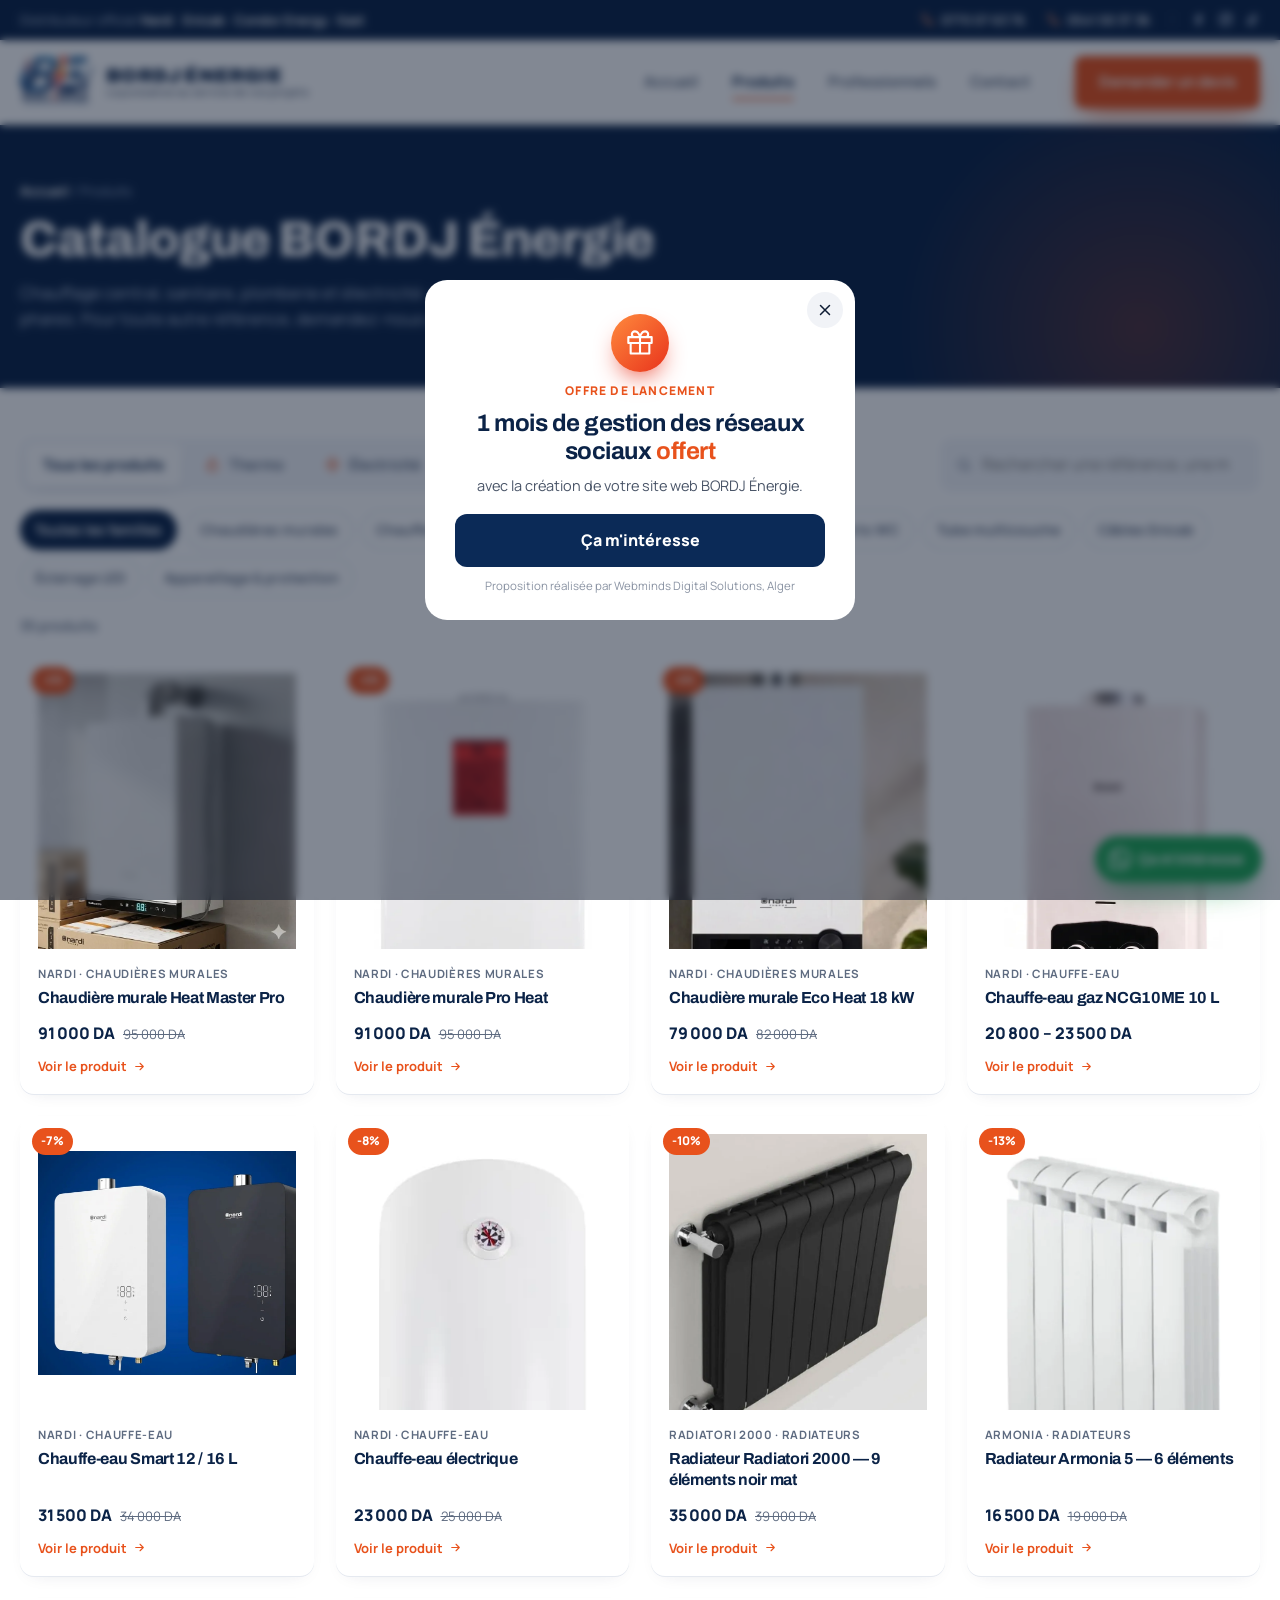
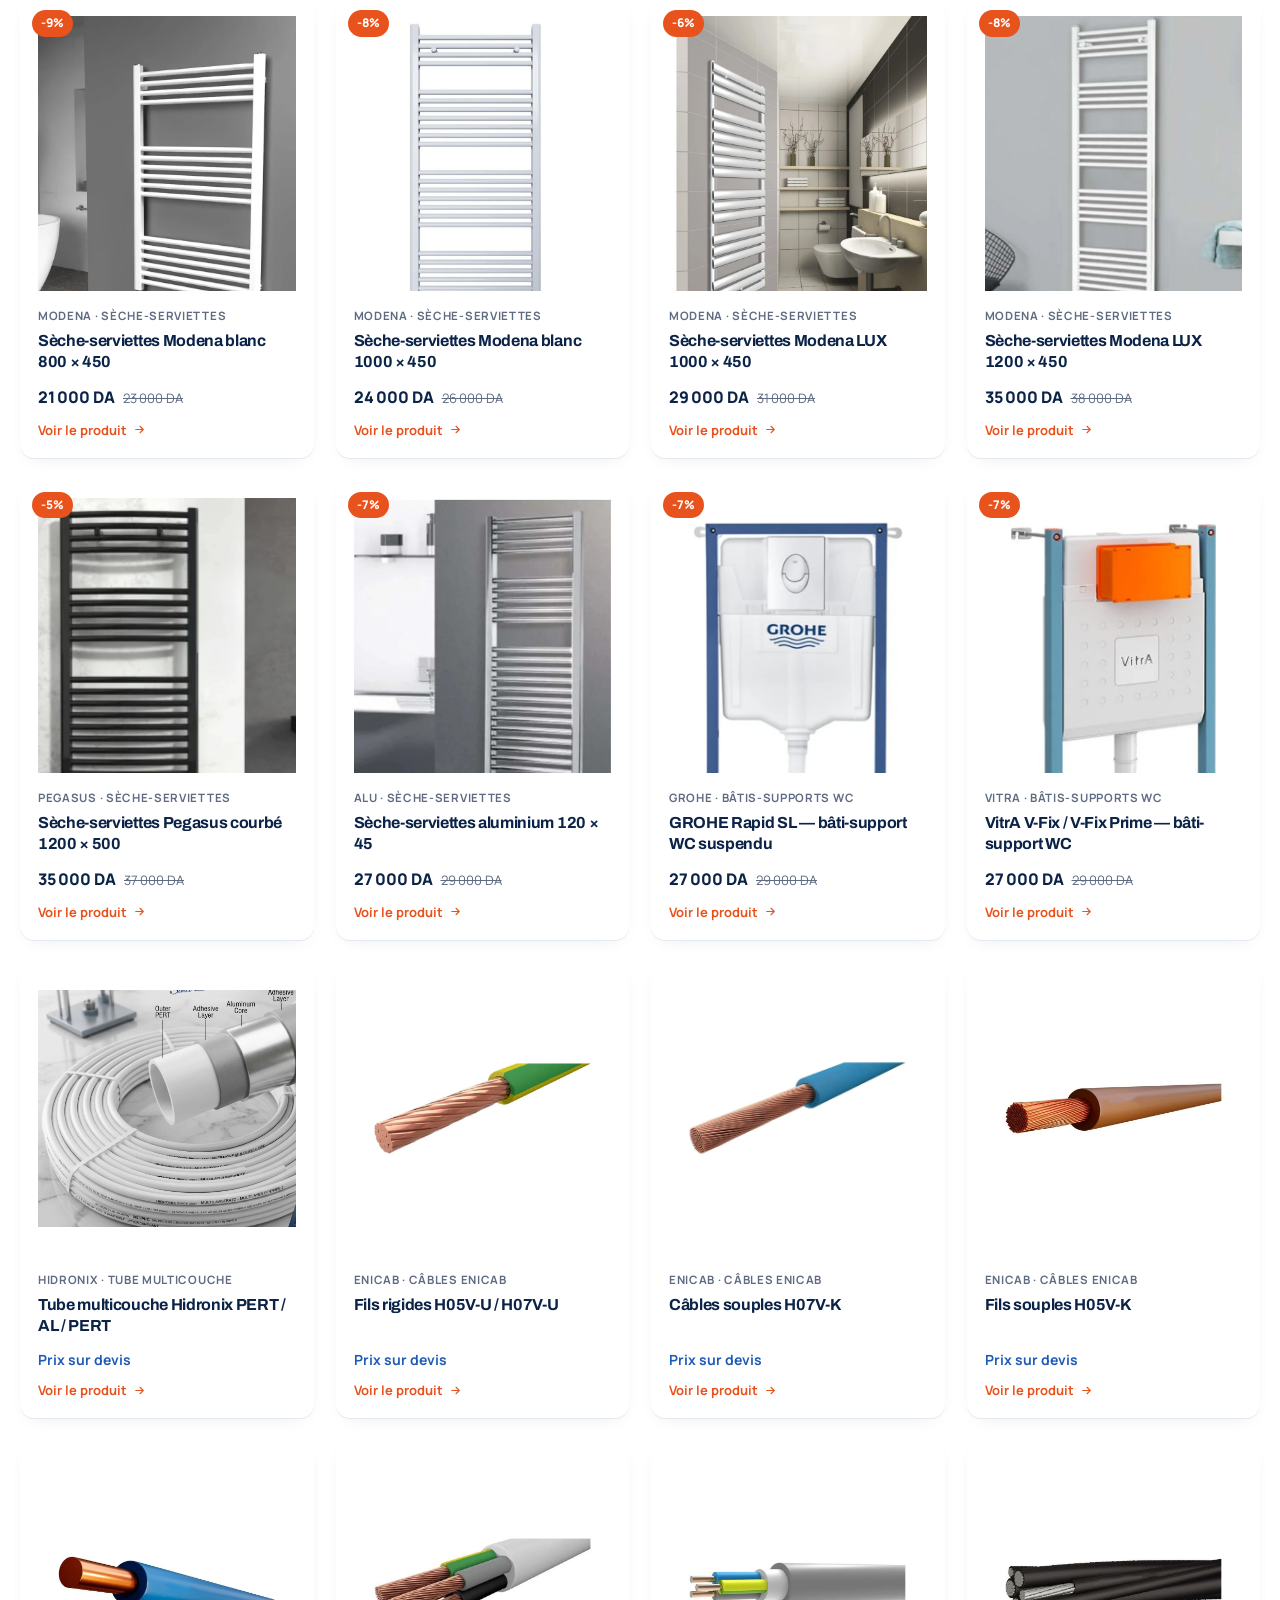
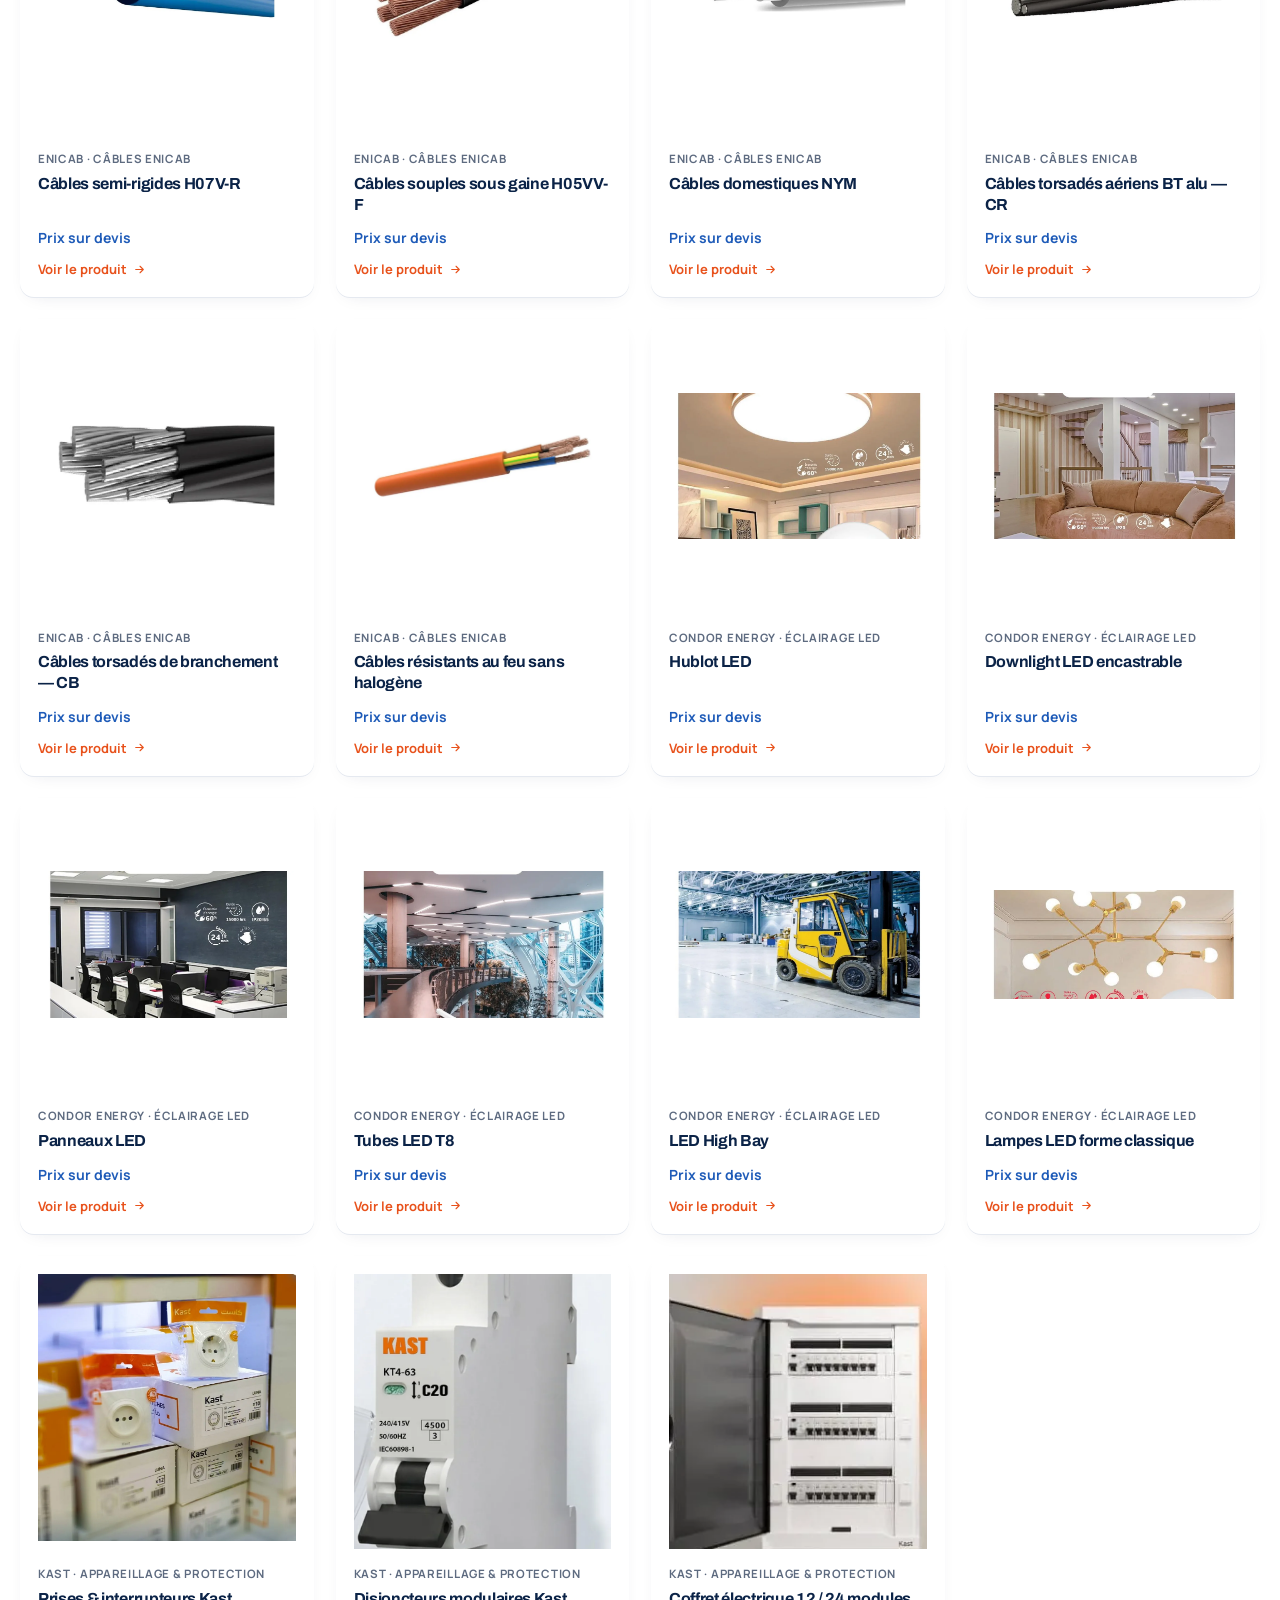
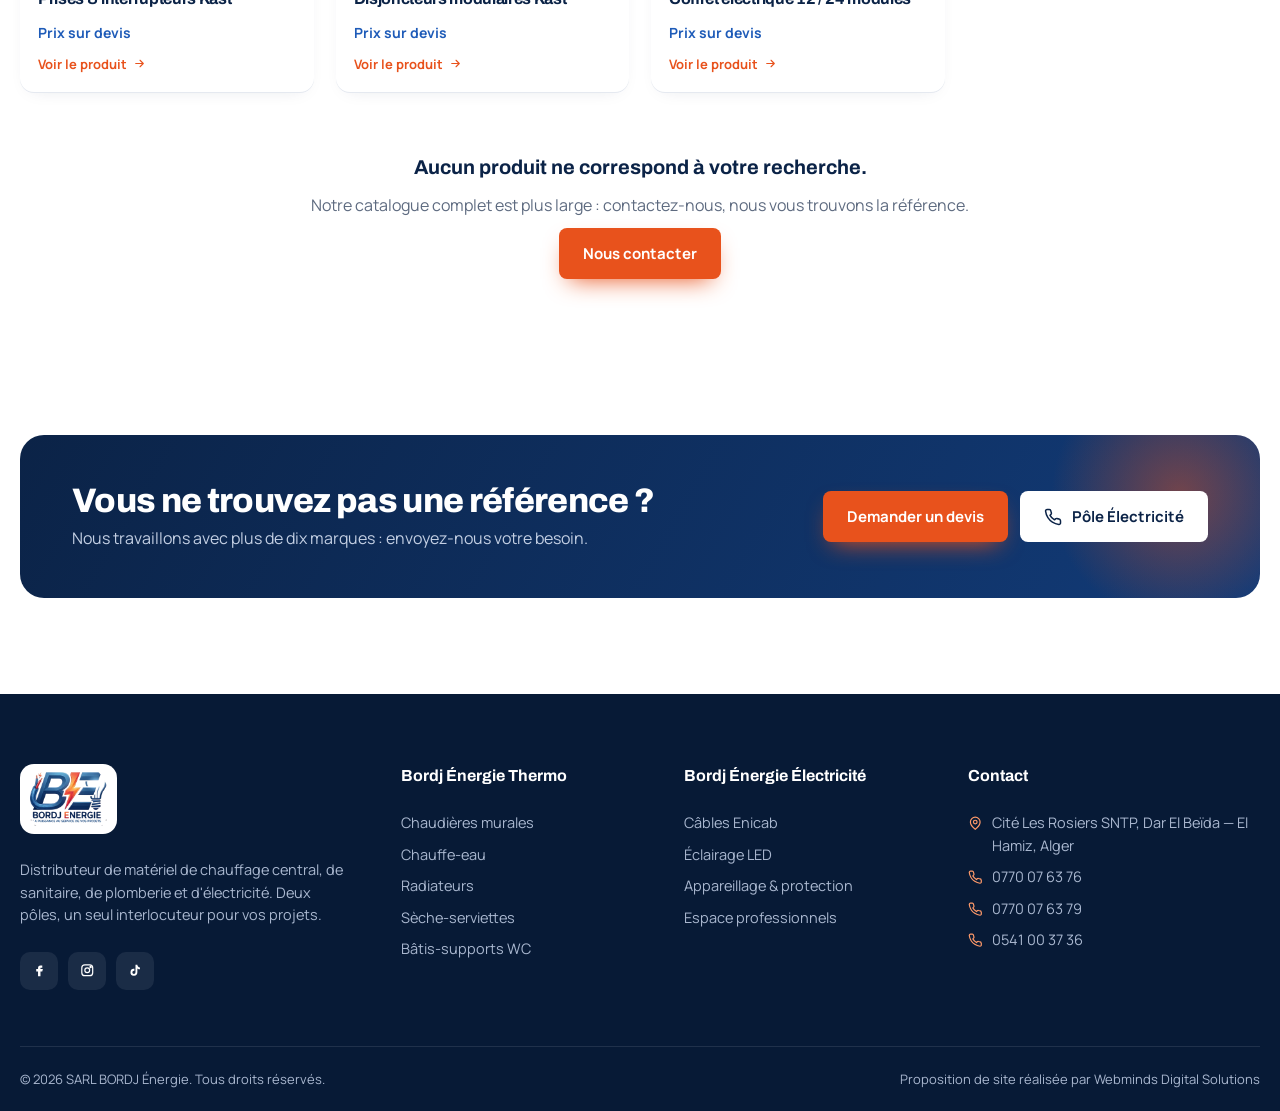
<file: v1/produits.html>
<!doctype html><html lang="fr" data-v="v1" data-img="../assets/img/"><head><meta charset="utf-8"><meta name="viewport" content="width=device-width,initial-scale=1"><meta name="robots" content="noindex,nofollow,noarchive,noimageindex"><title>BORDJ Énergie</title><link rel="icon" href="../assets/img/b/favicon.png"><link rel="preconnect" href="https://fonts.googleapis.com"><link rel="preconnect" href="https://fonts.gstatic.com" crossorigin><link href="https://fonts.googleapis.com/css2?family=Archivo:wght@500;600;700;800;900&family=Manrope:wght@400;500;600;700;800&display=swap" rel="stylesheet"><link rel="stylesheet" href="../assets/common.css"><link rel="stylesheet" href="v1.css"></head><body class="pg-prod"><div class="tb"><div class="wrap tb-in"><span class="tb-l">Distributeur officiel <b>Nardi</b> · <b>Enicab</b> · <b>Condor Energy</b> · <b>Kast</b></span><span class="tb-r"><a href="tel:+213770076376"><svg viewBox="0 0 24 24" fill="none" stroke="currentColor" stroke-width="2" stroke-linecap="round" stroke-linejoin="round"><path d="M22 16.9v3a2 2 0 0 1-2.2 2 19.8 19.8 0 0 1-8.6-3.1 19.5 19.5 0 0 1-6-6A19.8 19.8 0 0 1 2.1 4.2 2 2 0 0 1 4.1 2h3a2 2 0 0 1 2 1.7c.1.9.4 1.8.7 2.7a2 2 0 0 1-.5 2.1L8 9.8a16 16 0 0 0 6 6l1.3-1.3a2 2 0 0 1 2.1-.4c.9.3 1.8.6 2.7.7a2 2 0 0 1 1.7 2z"/></svg> 0770 07 63 76</a><a href="tel:+213541003736"><svg viewBox="0 0 24 24" fill="none" stroke="currentColor" stroke-width="2" stroke-linecap="round" stroke-linejoin="round"><path d="M22 16.9v3a2 2 0 0 1-2.2 2 19.8 19.8 0 0 1-8.6-3.1 19.5 19.5 0 0 1-6-6A19.8 19.8 0 0 1 2.1 4.2 2 2 0 0 1 4.1 2h3a2 2 0 0 1 2 1.7c.1.9.4 1.8.7 2.7a2 2 0 0 1-.5 2.1L8 9.8a16 16 0 0 0 6 6l1.3-1.3a2 2 0 0 1 2.1-.4c.9.3 1.8.6 2.7.7a2 2 0 0 1 1.7 2z"/></svg> 0541 00 37 36</a><span class="tb-s"><a href="#" aria-label="Facebook"><svg viewBox="0 0 24 24" fill="currentColor"><path d="M14 8h3V4h-3c-2.8 0-4 1.7-4 4.3V10H7v4h3v8h4v-8h3l1-4h-4V8.6c0-.4.3-.6.6-.6z"/></svg></a><a href="#" aria-label="Instagram"><svg viewBox="0 0 24 24" fill="none" stroke="currentColor" stroke-width="2"><rect x="3" y="3" width="18" height="18" rx="5"/><circle cx="12" cy="12" r="4"/><circle cx="17.5" cy="6.5" r="1" fill="currentColor"/></svg></a><a href="#" aria-label="TikTok"><svg viewBox="0 0 24 24" fill="currentColor"><path d="M16.6 5.8A4.3 4.3 0 0 1 15.5 3h-3.1v12.4a2.6 2.6 0 1 1-2.6-2.6c.3 0 .5 0 .8.1V9.7a5.7 5.7 0 1 0 4.9 5.7V9a7.4 7.4 0 0 0 4.3 1.4V7.3a4.3 4.3 0 0 1-3.2-1.5z"/></svg></a></span></span></div></div><header class="hd"><div class="wrap hd-in"><a href="index.html" class="logo"><img src="../assets/img/b/logo-s.webp" alt="BORDJ Énergie"><span><b>BORDJ ÉNERGIE</b><small>La puissance au service de vos projets</small></span></a><nav class="nav"><a href="index.html">Accueil</a><a href="produits.html" class="on">Produits</a><a href="professionnels.html">Professionnels</a><a href="contact.html">Contact</a></nav><a class="btn btn-p hd-cta" href="contact.html">Demander un devis</a><button class="burger" data-burger aria-label="Menu"><i></i><i></i><i></i></button></div></header><section class="sh"><div class="wrap sh-in"><div><nav class="bc"><a href="index.html">Accueil</a> / <span>Produits</span></nav><h1>Catalogue BORDJ Énergie</h1><p>Chauffage central, sanitaire, plomberie et électricité : retrouvez nos références phares. Pour toute autre référence, demandez-nous un devis.</p></div></div></section><section class="sec cat-s"><div class="wrap"><div class="tools"><div class="seg"><button data-pole-btn="all">Tous les produits</button><button data-pole-btn="thermo"><svg viewBox="0 0 24 24" fill="none" stroke="currentColor" stroke-width="1.8" stroke-linecap="round" stroke-linejoin="round"><path d="M8.5 14.5A2.5 2.5 0 0 0 11 12c0-1.4-.5-2-1-3-1.1-2.1-.2-4 2-6 .5 2.5 2 4.9 4 6.5 2 1.6 3 3.5 3 5.5a7 7 0 1 1-14 0c0-1.2.4-2.3 1-3.3.3 1.4 1.4 2.8 3.5 2.8z"/></svg> Thermo</button><button data-pole-btn="elec"><svg viewBox="0 0 24 24" fill="none" stroke="currentColor" stroke-width="1.8" stroke-linecap="round" stroke-linejoin="round"><path d="M13 2 3 14h9l-1 8 10-12h-9l1-8z"/></svg> Électricité</button></div><label class="srch"><svg viewBox="0 0 24 24" fill="none" stroke="currentColor" stroke-width="2" stroke-linecap="round"><circle cx="11" cy="11" r="7"/><path d="m20 20-3.5-3.5"/></svg><input type="search" placeholder="Rechercher une référence, une marque…" data-search></label></div><div class="chips" data-cats></div><div class="res"><span data-count-res></span></div><div class="grid" data-catalog></div><div class="empty" data-empty hidden><b>Aucun produit ne correspond à votre recherche.</b><p>Notre catalogue complet est plus large : contactez-nous, nous vous trouvons la référence.</p><a class="btn btn-p" href="contact.html">Nous contacter</a></div></div></section><section class="cta"><div class="wrap cta-in"><div><h2>Vous ne trouvez pas une référence ?</h2><p>Nous travaillons avec plus de dix marques : envoyez-nous votre besoin.</p></div><div class="cta-b"><a class="btn btn-p" href="contact.html">Demander un devis</a><a class="btn btn-w" href="tel:+213770076379"><svg viewBox="0 0 24 24" fill="none" stroke="currentColor" stroke-width="2" stroke-linecap="round" stroke-linejoin="round"><path d="M22 16.9v3a2 2 0 0 1-2.2 2 19.8 19.8 0 0 1-8.6-3.1 19.5 19.5 0 0 1-6-6A19.8 19.8 0 0 1 2.1 4.2 2 2 0 0 1 4.1 2h3a2 2 0 0 1 2 1.7c.1.9.4 1.8.7 2.7a2 2 0 0 1-.5 2.1L8 9.8a16 16 0 0 0 6 6l1.3-1.3a2 2 0 0 1 2.1-.4c.9.3 1.8.6 2.7.7a2 2 0 0 1 1.7 2z"/></svg> Pôle Électricité</a></div></div></section><footer class="ft"><div class="wrap ft-g"><div class="ft-a"><img src="../assets/img/b/logo-s.webp" alt="BORDJ Énergie"><p>Distributeur de matériel de chauffage central, de sanitaire, de plomberie et d'électricité. Deux pôles, un seul interlocuteur pour vos projets.</p><div class="ft-s"><a href="#" aria-label="Facebook"><svg viewBox="0 0 24 24" fill="currentColor"><path d="M14 8h3V4h-3c-2.8 0-4 1.7-4 4.3V10H7v4h3v8h4v-8h3l1-4h-4V8.6c0-.4.3-.6.6-.6z"/></svg></a><a href="#" aria-label="Instagram"><svg viewBox="0 0 24 24" fill="none" stroke="currentColor" stroke-width="2"><rect x="3" y="3" width="18" height="18" rx="5"/><circle cx="12" cy="12" r="4"/><circle cx="17.5" cy="6.5" r="1" fill="currentColor"/></svg></a><a href="#" aria-label="TikTok"><svg viewBox="0 0 24 24" fill="currentColor"><path d="M16.6 5.8A4.3 4.3 0 0 1 15.5 3h-3.1v12.4a2.6 2.6 0 1 1-2.6-2.6c.3 0 .5 0 .8.1V9.7a5.7 5.7 0 1 0 4.9 5.7V9a7.4 7.4 0 0 0 4.3 1.4V7.3a4.3 4.3 0 0 1-3.2-1.5z"/></svg></a></div></div><div><h4>Bordj Énergie Thermo</h4><a href="produits.html?cat=chaudieres">Chaudières murales</a><a href="produits.html?cat=chauffe-eau">Chauffe-eau</a><a href="produits.html?cat=radiateurs">Radiateurs</a><a href="produits.html?cat=seche-serviettes">Sèche-serviettes</a><a href="produits.html?cat=sanitaire">Bâtis-supports WC</a></div><div><h4>Bordj Énergie Électricité</h4><a href="produits.html?cat=cables">Câbles Enicab</a><a href="produits.html?cat=eclairage">Éclairage LED</a><a href="produits.html?cat=appareillage">Appareillage & protection</a><a href="professionnels.html">Espace professionnels</a></div><div><h4>Contact</h4><p class="ft-c"><svg viewBox="0 0 24 24" fill="none" stroke="currentColor" stroke-width="2" stroke-linecap="round" stroke-linejoin="round"><path d="M20 10c0 6-8 12-8 12s-8-6-8-12a8 8 0 0 1 16 0z"/><circle cx="12" cy="10" r="3"/></svg> Cité Les Rosiers SNTP, Dar El Beïda — El Hamiz, Alger</p><a class="ft-c" href="tel:+213770076376"><svg viewBox="0 0 24 24" fill="none" stroke="currentColor" stroke-width="2" stroke-linecap="round" stroke-linejoin="round"><path d="M22 16.9v3a2 2 0 0 1-2.2 2 19.8 19.8 0 0 1-8.6-3.1 19.5 19.5 0 0 1-6-6A19.8 19.8 0 0 1 2.1 4.2 2 2 0 0 1 4.1 2h3a2 2 0 0 1 2 1.7c.1.9.4 1.8.7 2.7a2 2 0 0 1-.5 2.1L8 9.8a16 16 0 0 0 6 6l1.3-1.3a2 2 0 0 1 2.1-.4c.9.3 1.8.6 2.7.7a2 2 0 0 1 1.7 2z"/></svg> 0770 07 63 76</a><a class="ft-c" href="tel:+213770076379"><svg viewBox="0 0 24 24" fill="none" stroke="currentColor" stroke-width="2" stroke-linecap="round" stroke-linejoin="round"><path d="M22 16.9v3a2 2 0 0 1-2.2 2 19.8 19.8 0 0 1-8.6-3.1 19.5 19.5 0 0 1-6-6A19.8 19.8 0 0 1 2.1 4.2 2 2 0 0 1 4.1 2h3a2 2 0 0 1 2 1.7c.1.9.4 1.8.7 2.7a2 2 0 0 1-.5 2.1L8 9.8a16 16 0 0 0 6 6l1.3-1.3a2 2 0 0 1 2.1-.4c.9.3 1.8.6 2.7.7a2 2 0 0 1 1.7 2z"/></svg> 0770 07 63 79</a><a class="ft-c" href="tel:+213541003736"><svg viewBox="0 0 24 24" fill="none" stroke="currentColor" stroke-width="2" stroke-linecap="round" stroke-linejoin="round"><path d="M22 16.9v3a2 2 0 0 1-2.2 2 19.8 19.8 0 0 1-8.6-3.1 19.5 19.5 0 0 1-6-6A19.8 19.8 0 0 1 2.1 4.2 2 2 0 0 1 4.1 2h3a2 2 0 0 1 2 1.7c.1.9.4 1.8.7 2.7a2 2 0 0 1-.5 2.1L8 9.8a16 16 0 0 0 6 6l1.3-1.3a2 2 0 0 1 2.1-.4c.9.3 1.8.6 2.7.7a2 2 0 0 1 1.7 2z"/></svg> 0541 00 37 36</a></div></div><div class="wrap ft-b"><span>© 2026 SARL BORDJ Énergie. Tous droits réservés.</span><span>Proposition de site réalisée par Webminds Digital Solutions</span></div></footer><script src="../assets/data.js"></script><script src="../assets/common.js"></script><script src="v1.js"></script></body></html>
</file>
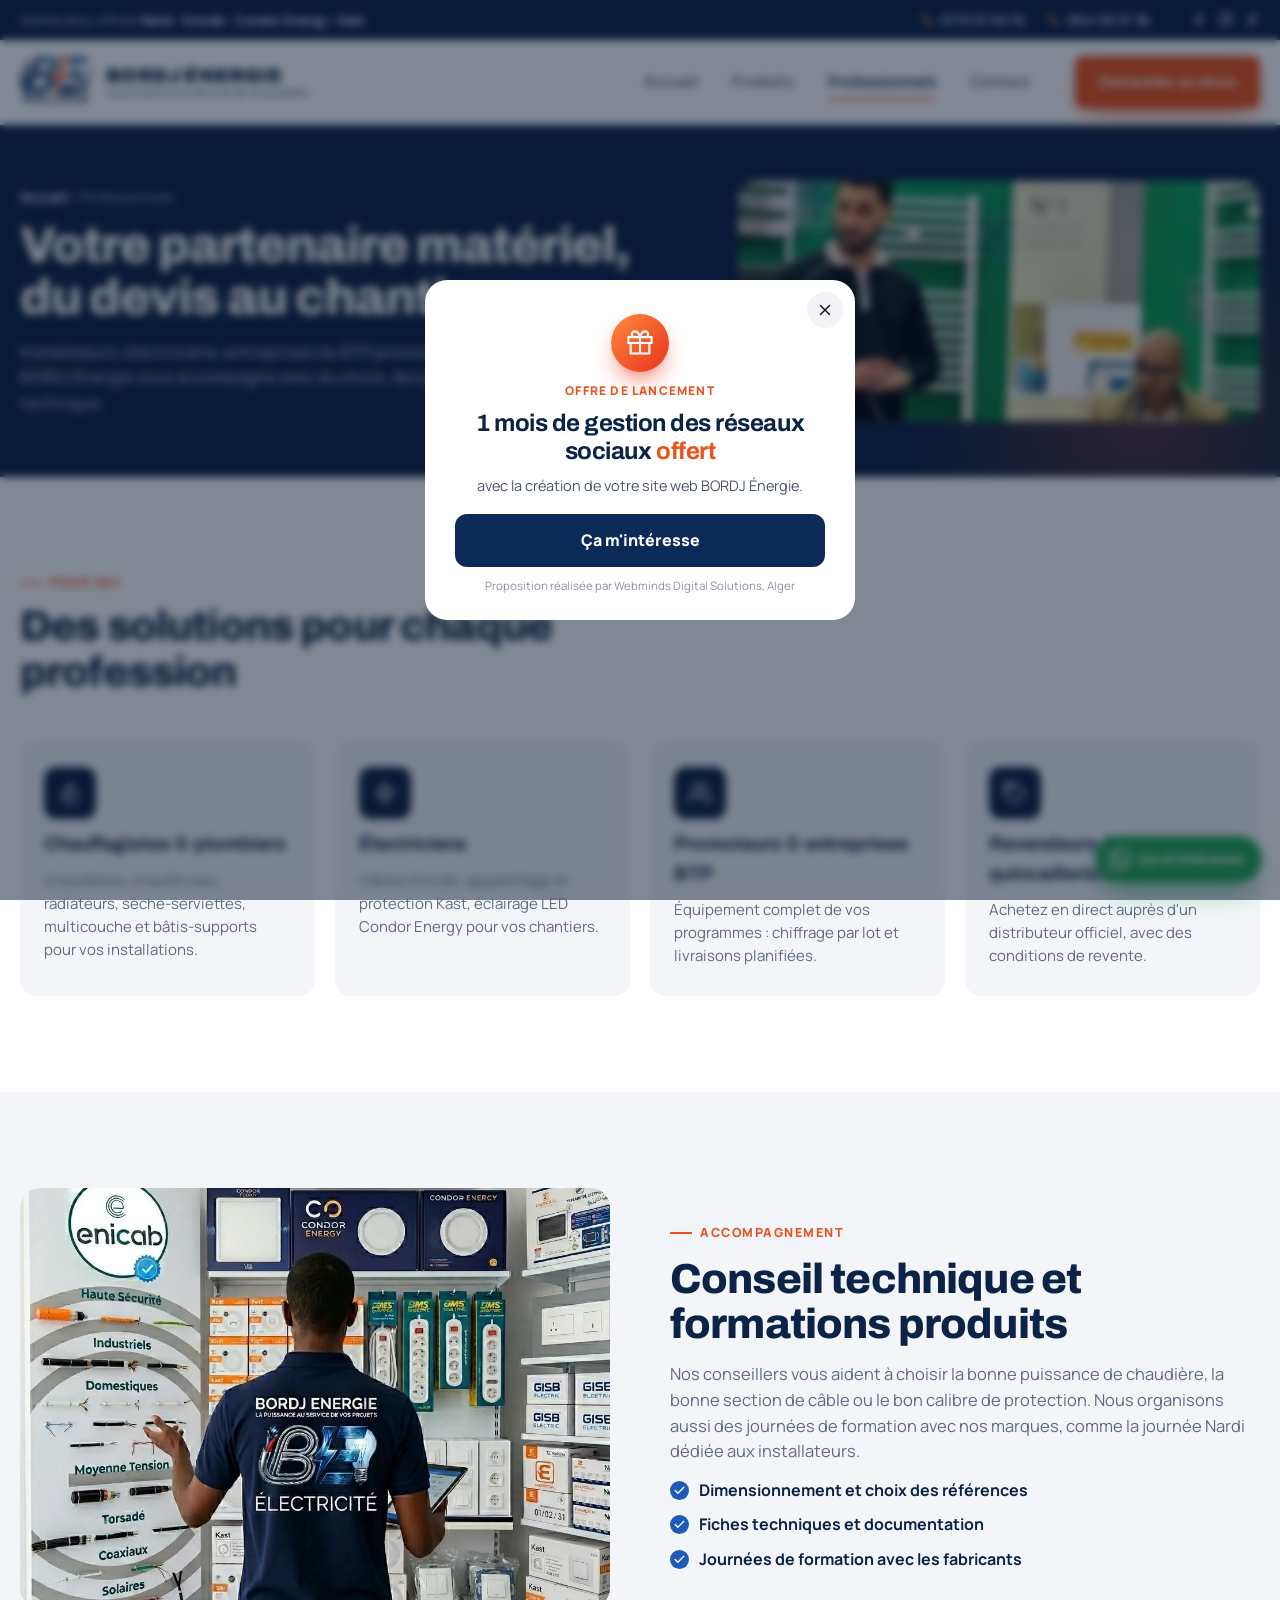
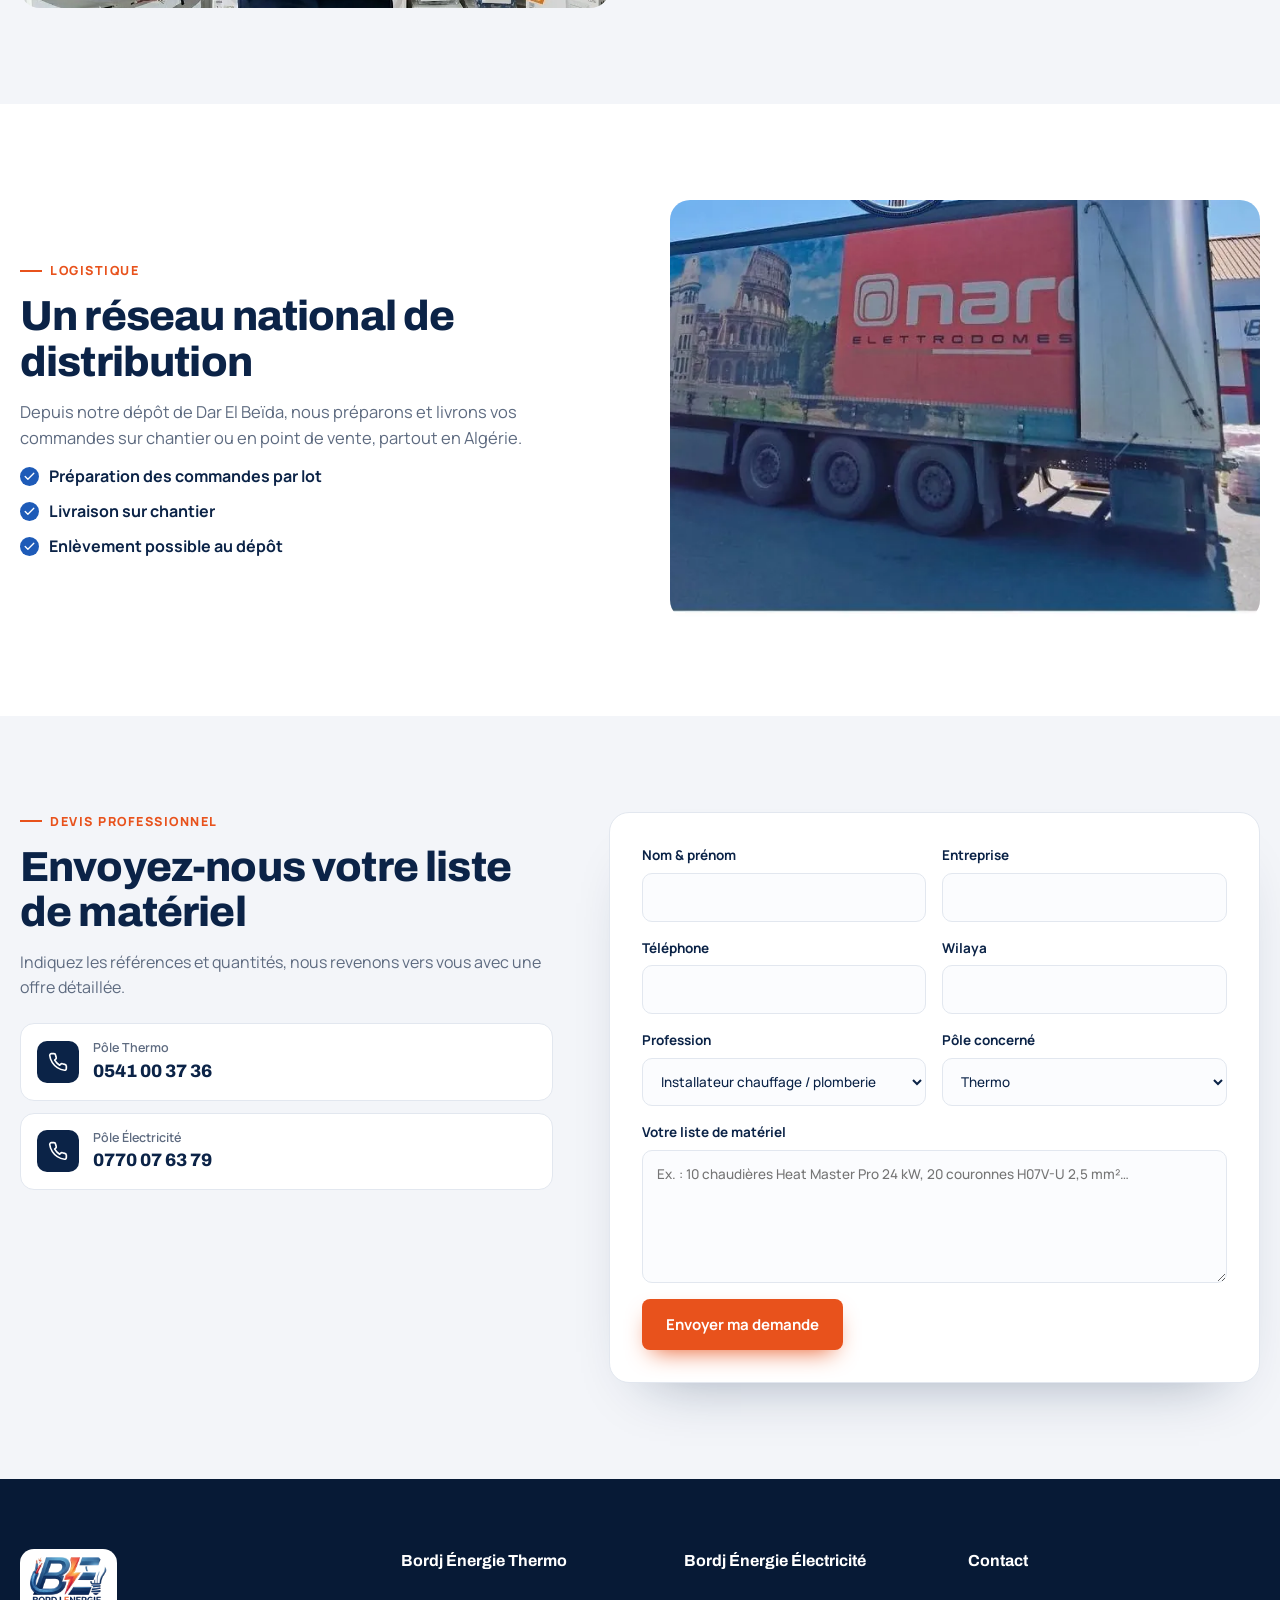
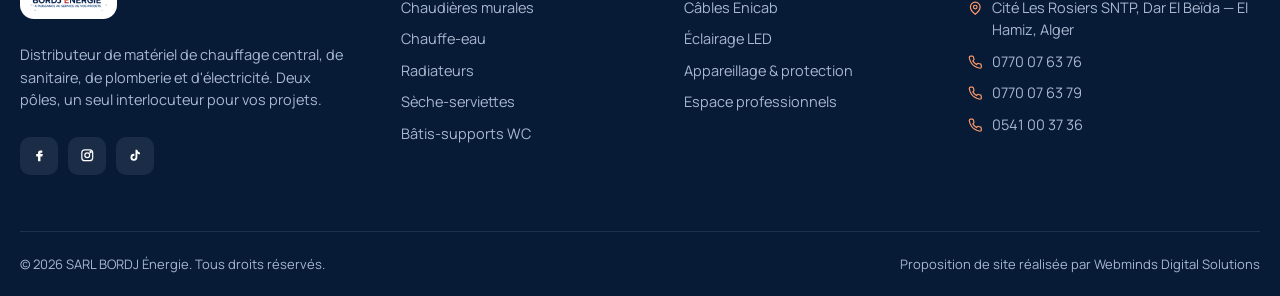
<file: v1/professionnels.html>
<!doctype html><html lang="fr" data-v="v1" data-img="../assets/img/"><head><meta charset="utf-8"><meta name="viewport" content="width=device-width,initial-scale=1"><meta name="robots" content="noindex,nofollow,noarchive,noimageindex"><title>BORDJ Énergie</title><link rel="icon" href="../assets/img/b/favicon.png"><link rel="preconnect" href="https://fonts.googleapis.com"><link rel="preconnect" href="https://fonts.gstatic.com" crossorigin><link href="https://fonts.googleapis.com/css2?family=Archivo:wght@500;600;700;800;900&family=Manrope:wght@400;500;600;700;800&display=swap" rel="stylesheet"><link rel="stylesheet" href="../assets/common.css"><link rel="stylesheet" href="v1.css"></head><body class="pg-pro"><div class="tb"><div class="wrap tb-in"><span class="tb-l">Distributeur officiel <b>Nardi</b> · <b>Enicab</b> · <b>Condor Energy</b> · <b>Kast</b></span><span class="tb-r"><a href="tel:+213770076376"><svg viewBox="0 0 24 24" fill="none" stroke="currentColor" stroke-width="2" stroke-linecap="round" stroke-linejoin="round"><path d="M22 16.9v3a2 2 0 0 1-2.2 2 19.8 19.8 0 0 1-8.6-3.1 19.5 19.5 0 0 1-6-6A19.8 19.8 0 0 1 2.1 4.2 2 2 0 0 1 4.1 2h3a2 2 0 0 1 2 1.7c.1.9.4 1.8.7 2.7a2 2 0 0 1-.5 2.1L8 9.8a16 16 0 0 0 6 6l1.3-1.3a2 2 0 0 1 2.1-.4c.9.3 1.8.6 2.7.7a2 2 0 0 1 1.7 2z"/></svg> 0770 07 63 76</a><a href="tel:+213541003736"><svg viewBox="0 0 24 24" fill="none" stroke="currentColor" stroke-width="2" stroke-linecap="round" stroke-linejoin="round"><path d="M22 16.9v3a2 2 0 0 1-2.2 2 19.8 19.8 0 0 1-8.6-3.1 19.5 19.5 0 0 1-6-6A19.8 19.8 0 0 1 2.1 4.2 2 2 0 0 1 4.1 2h3a2 2 0 0 1 2 1.7c.1.9.4 1.8.7 2.7a2 2 0 0 1-.5 2.1L8 9.8a16 16 0 0 0 6 6l1.3-1.3a2 2 0 0 1 2.1-.4c.9.3 1.8.6 2.7.7a2 2 0 0 1 1.7 2z"/></svg> 0541 00 37 36</a><span class="tb-s"><a href="#" aria-label="Facebook"><svg viewBox="0 0 24 24" fill="currentColor"><path d="M14 8h3V4h-3c-2.8 0-4 1.7-4 4.3V10H7v4h3v8h4v-8h3l1-4h-4V8.6c0-.4.3-.6.6-.6z"/></svg></a><a href="#" aria-label="Instagram"><svg viewBox="0 0 24 24" fill="none" stroke="currentColor" stroke-width="2"><rect x="3" y="3" width="18" height="18" rx="5"/><circle cx="12" cy="12" r="4"/><circle cx="17.5" cy="6.5" r="1" fill="currentColor"/></svg></a><a href="#" aria-label="TikTok"><svg viewBox="0 0 24 24" fill="currentColor"><path d="M16.6 5.8A4.3 4.3 0 0 1 15.5 3h-3.1v12.4a2.6 2.6 0 1 1-2.6-2.6c.3 0 .5 0 .8.1V9.7a5.7 5.7 0 1 0 4.9 5.7V9a7.4 7.4 0 0 0 4.3 1.4V7.3a4.3 4.3 0 0 1-3.2-1.5z"/></svg></a></span></span></div></div><header class="hd"><div class="wrap hd-in"><a href="index.html" class="logo"><img src="../assets/img/b/logo-s.webp" alt="BORDJ Énergie"><span><b>BORDJ ÉNERGIE</b><small>La puissance au service de vos projets</small></span></a><nav class="nav"><a href="index.html">Accueil</a><a href="produits.html">Produits</a><a href="professionnels.html" class="on">Professionnels</a><a href="contact.html">Contact</a></nav><a class="btn btn-p hd-cta" href="contact.html">Demander un devis</a><button class="burger" data-burger aria-label="Menu"><i></i><i></i><i></i></button></div></header><section class="sh"><div class="wrap sh-in"><div><nav class="bc"><a href="index.html">Accueil</a> / <span>Professionnels</span></nav><h1>Votre partenaire matériel, du devis au chantier</h1><p>Installateurs, électriciens, entreprises du BTP, promoteurs et revendeurs : BORDJ Énergie vous accompagne avec du stock, des prix adaptés et un suivi technique.</p></div><div class="sh-img"><img src="../assets/img/s/stand.webp" alt=""></div></div></section><section class="sec"><div class="wrap"><div class="sec-h rv"><span class="kick">Pour qui</span><h2>Des solutions pour chaque profession</h2></div><div class="prof"><div class="rv"><i><svg viewBox="0 0 24 24" fill="none" stroke="currentColor" stroke-width="1.8" stroke-linecap="round" stroke-linejoin="round"><path d="M8.5 14.5A2.5 2.5 0 0 0 11 12c0-1.4-.5-2-1-3-1.1-2.1-.2-4 2-6 .5 2.5 2 4.9 4 6.5 2 1.6 3 3.5 3 5.5a7 7 0 1 1-14 0c0-1.2.4-2.3 1-3.3.3 1.4 1.4 2.8 3.5 2.8z"/></svg></i><b>Chauffagistes & plombiers</b><p>Chaudières, chauffe-eau, radiateurs, sèche-serviettes, multicouche et bâtis-supports pour vos installations.</p></div><div class="rv d1"><i><svg viewBox="0 0 24 24" fill="none" stroke="currentColor" stroke-width="1.8" stroke-linecap="round" stroke-linejoin="round"><path d="M13 2 3 14h9l-1 8 10-12h-9l1-8z"/></svg></i><b>Électriciens</b><p>Câbles Enicab, appareillage et protection Kast, éclairage LED Condor Energy pour vos chantiers.</p></div><div class="rv d2"><i><svg viewBox="0 0 24 24" fill="none" stroke="currentColor" stroke-width="1.8" stroke-linecap="round" stroke-linejoin="round"><path d="M17 21v-2a4 4 0 0 0-4-4H5a4 4 0 0 0-4 4v2"/><circle cx="9" cy="7" r="4"/><path d="M23 21v-2a4 4 0 0 0-3-3.9M16 3.1a4 4 0 0 1 0 7.8"/></svg></i><b>Promoteurs & entreprises BTP</b><p>Équipement complet de vos programmes : chiffrage par lot et livraisons planifiées.</p></div><div class="rv d3"><i><svg viewBox="0 0 24 24" fill="none" stroke="currentColor" stroke-width="1.8" stroke-linecap="round" stroke-linejoin="round"><path d="M20.6 13.4 13.4 20.6a2 2 0 0 1-2.8 0L2 12V2h10l8.6 8.6a2 2 0 0 1 0 2.8z"/><circle cx="7" cy="7" r="1.5"/></svg></i><b>Revendeurs & quincailleries</b><p>Achetez en direct auprès d'un distributeur officiel, avec des conditions de revente.</p></div></div></div></section><section class="sec sec-soft"><div class="wrap split"><div class="split-img rv"><img src="../assets/img/s/showroom.webp" alt="Conseiller du pôle Électricité"></div><div class="rv d1"><span class="kick">Accompagnement</span><h2>Conseil technique et formations produits</h2><p>Nos conseillers vous aident à choisir la bonne puissance de chaudière, la bonne section de câble ou le bon calibre de protection. Nous organisons aussi des journées de formation avec nos marques, comme la journée Nardi dédiée aux installateurs.</p><ul class="ul"><li><svg viewBox="0 0 24 24" fill="none" stroke="currentColor" stroke-width="2.4" stroke-linecap="round" stroke-linejoin="round"><path d="M20 6 9 17l-5-5"/></svg> Dimensionnement et choix des références</li><li><svg viewBox="0 0 24 24" fill="none" stroke="currentColor" stroke-width="2.4" stroke-linecap="round" stroke-linejoin="round"><path d="M20 6 9 17l-5-5"/></svg> Fiches techniques et documentation</li><li><svg viewBox="0 0 24 24" fill="none" stroke="currentColor" stroke-width="2.4" stroke-linecap="round" stroke-linejoin="round"><path d="M20 6 9 17l-5-5"/></svg> Journées de formation avec les fabricants</li></ul></div></div></section><section class="sec"><div class="wrap split split-r"><div class="rv"><span class="kick">Logistique</span><h2>Un réseau national de distribution</h2><p>Depuis notre dépôt de Dar El Beïda, nous préparons et livrons vos commandes sur chantier ou en point de vente, partout en Algérie.</p><ul class="ul"><li><svg viewBox="0 0 24 24" fill="none" stroke="currentColor" stroke-width="2.4" stroke-linecap="round" stroke-linejoin="round"><path d="M20 6 9 17l-5-5"/></svg> Préparation des commandes par lot</li><li><svg viewBox="0 0 24 24" fill="none" stroke="currentColor" stroke-width="2.4" stroke-linecap="round" stroke-linejoin="round"><path d="M20 6 9 17l-5-5"/></svg> Livraison sur chantier</li><li><svg viewBox="0 0 24 24" fill="none" stroke="currentColor" stroke-width="2.4" stroke-linecap="round" stroke-linejoin="round"><path d="M20 6 9 17l-5-5"/></svg> Enlèvement possible au dépôt</li></ul></div><div class="split-img rv d1"><img src="../assets/img/s/camion.webp" alt="Camion de livraison"></div></div></section><section class="sec sec-soft" id="devis"><div class="wrap form-w"><div class="rv"><span class="kick">Devis professionnel</span><h2>Envoyez-nous votre liste de matériel</h2><p>Indiquez les références et quantités, nous revenons vers vous avec une offre détaillée.</p><div class="ctc"><a href="tel:+213541003736"><svg viewBox="0 0 24 24" fill="none" stroke="currentColor" stroke-width="2" stroke-linecap="round" stroke-linejoin="round"><path d="M22 16.9v3a2 2 0 0 1-2.2 2 19.8 19.8 0 0 1-8.6-3.1 19.5 19.5 0 0 1-6-6A19.8 19.8 0 0 1 2.1 4.2 2 2 0 0 1 4.1 2h3a2 2 0 0 1 2 1.7c.1.9.4 1.8.7 2.7a2 2 0 0 1-.5 2.1L8 9.8a16 16 0 0 0 6 6l1.3-1.3a2 2 0 0 1 2.1-.4c.9.3 1.8.6 2.7.7a2 2 0 0 1 1.7 2z"/></svg><span><small>Pôle Thermo</small>0541 00 37 36</span></a><a href="tel:+213770076379"><svg viewBox="0 0 24 24" fill="none" stroke="currentColor" stroke-width="2" stroke-linecap="round" stroke-linejoin="round"><path d="M22 16.9v3a2 2 0 0 1-2.2 2 19.8 19.8 0 0 1-8.6-3.1 19.5 19.5 0 0 1-6-6A19.8 19.8 0 0 1 2.1 4.2 2 2 0 0 1 4.1 2h3a2 2 0 0 1 2 1.7c.1.9.4 1.8.7 2.7a2 2 0 0 1-.5 2.1L8 9.8a16 16 0 0 0 6 6l1.3-1.3a2 2 0 0 1 2.1-.4c.9.3 1.8.6 2.7.7a2 2 0 0 1 1.7 2z"/></svg><span><small>Pôle Électricité</small>0770 07 63 79</span></a></div></div><form class="frm rv d1" data-form><div class="fields"><div class="f2"><label>Nom & prénom<input required></label><label>Entreprise<input></label></div><div class="f2"><label>Téléphone<input type="tel" required></label><label>Wilaya<input></label></div><div class="f2"><label>Profession<select><option>Installateur chauffage / plomberie</option><option>Électricien</option><option>Entreprise BTP / promoteur</option><option>Revendeur</option><option>Autre</option></select></label><label>Pôle concerné<select><option>Thermo</option><option>Électricité</option><option>Les deux</option></select></label></div><label>Votre liste de matériel<textarea rows="5" placeholder="Ex. : 10 chaudières Heat Master Pro 24 kW, 20 couronnes H07V-U 2,5 mm²…"></textarea></label> <button class="btn btn-p" type="submit">Envoyer ma demande</button></div><div class="ok"><svg viewBox="0 0 24 24" fill="none" stroke="currentColor" stroke-width="2.4" stroke-linecap="round" stroke-linejoin="round"><path d="M20 6 9 17l-5-5"/></svg><div><b>Merci, votre demande est envoyée.</b><p>Un conseiller vous rappelle rapidement.</p></div></div></form></div></section><footer class="ft"><div class="wrap ft-g"><div class="ft-a"><img src="../assets/img/b/logo-s.webp" alt="BORDJ Énergie"><p>Distributeur de matériel de chauffage central, de sanitaire, de plomberie et d'électricité. Deux pôles, un seul interlocuteur pour vos projets.</p><div class="ft-s"><a href="#" aria-label="Facebook"><svg viewBox="0 0 24 24" fill="currentColor"><path d="M14 8h3V4h-3c-2.8 0-4 1.7-4 4.3V10H7v4h3v8h4v-8h3l1-4h-4V8.6c0-.4.3-.6.6-.6z"/></svg></a><a href="#" aria-label="Instagram"><svg viewBox="0 0 24 24" fill="none" stroke="currentColor" stroke-width="2"><rect x="3" y="3" width="18" height="18" rx="5"/><circle cx="12" cy="12" r="4"/><circle cx="17.5" cy="6.5" r="1" fill="currentColor"/></svg></a><a href="#" aria-label="TikTok"><svg viewBox="0 0 24 24" fill="currentColor"><path d="M16.6 5.8A4.3 4.3 0 0 1 15.5 3h-3.1v12.4a2.6 2.6 0 1 1-2.6-2.6c.3 0 .5 0 .8.1V9.7a5.7 5.7 0 1 0 4.9 5.7V9a7.4 7.4 0 0 0 4.3 1.4V7.3a4.3 4.3 0 0 1-3.2-1.5z"/></svg></a></div></div><div><h4>Bordj Énergie Thermo</h4><a href="produits.html?cat=chaudieres">Chaudières murales</a><a href="produits.html?cat=chauffe-eau">Chauffe-eau</a><a href="produits.html?cat=radiateurs">Radiateurs</a><a href="produits.html?cat=seche-serviettes">Sèche-serviettes</a><a href="produits.html?cat=sanitaire">Bâtis-supports WC</a></div><div><h4>Bordj Énergie Électricité</h4><a href="produits.html?cat=cables">Câbles Enicab</a><a href="produits.html?cat=eclairage">Éclairage LED</a><a href="produits.html?cat=appareillage">Appareillage & protection</a><a href="professionnels.html">Espace professionnels</a></div><div><h4>Contact</h4><p class="ft-c"><svg viewBox="0 0 24 24" fill="none" stroke="currentColor" stroke-width="2" stroke-linecap="round" stroke-linejoin="round"><path d="M20 10c0 6-8 12-8 12s-8-6-8-12a8 8 0 0 1 16 0z"/><circle cx="12" cy="10" r="3"/></svg> Cité Les Rosiers SNTP, Dar El Beïda — El Hamiz, Alger</p><a class="ft-c" href="tel:+213770076376"><svg viewBox="0 0 24 24" fill="none" stroke="currentColor" stroke-width="2" stroke-linecap="round" stroke-linejoin="round"><path d="M22 16.9v3a2 2 0 0 1-2.2 2 19.8 19.8 0 0 1-8.6-3.1 19.5 19.5 0 0 1-6-6A19.8 19.8 0 0 1 2.1 4.2 2 2 0 0 1 4.1 2h3a2 2 0 0 1 2 1.7c.1.9.4 1.8.7 2.7a2 2 0 0 1-.5 2.1L8 9.8a16 16 0 0 0 6 6l1.3-1.3a2 2 0 0 1 2.1-.4c.9.3 1.8.6 2.7.7a2 2 0 0 1 1.7 2z"/></svg> 0770 07 63 76</a><a class="ft-c" href="tel:+213770076379"><svg viewBox="0 0 24 24" fill="none" stroke="currentColor" stroke-width="2" stroke-linecap="round" stroke-linejoin="round"><path d="M22 16.9v3a2 2 0 0 1-2.2 2 19.8 19.8 0 0 1-8.6-3.1 19.5 19.5 0 0 1-6-6A19.8 19.8 0 0 1 2.1 4.2 2 2 0 0 1 4.1 2h3a2 2 0 0 1 2 1.7c.1.9.4 1.8.7 2.7a2 2 0 0 1-.5 2.1L8 9.8a16 16 0 0 0 6 6l1.3-1.3a2 2 0 0 1 2.1-.4c.9.3 1.8.6 2.7.7a2 2 0 0 1 1.7 2z"/></svg> 0770 07 63 79</a><a class="ft-c" href="tel:+213541003736"><svg viewBox="0 0 24 24" fill="none" stroke="currentColor" stroke-width="2" stroke-linecap="round" stroke-linejoin="round"><path d="M22 16.9v3a2 2 0 0 1-2.2 2 19.8 19.8 0 0 1-8.6-3.1 19.5 19.5 0 0 1-6-6A19.8 19.8 0 0 1 2.1 4.2 2 2 0 0 1 4.1 2h3a2 2 0 0 1 2 1.7c.1.9.4 1.8.7 2.7a2 2 0 0 1-.5 2.1L8 9.8a16 16 0 0 0 6 6l1.3-1.3a2 2 0 0 1 2.1-.4c.9.3 1.8.6 2.7.7a2 2 0 0 1 1.7 2z"/></svg> 0541 00 37 36</a></div></div><div class="wrap ft-b"><span>© 2026 SARL BORDJ Énergie. Tous droits réservés.</span><span>Proposition de site réalisée par Webminds Digital Solutions</span></div></footer><script src="../assets/data.js"></script><script src="../assets/common.js"></script><script src="v1.js"></script></body></html>
</file>
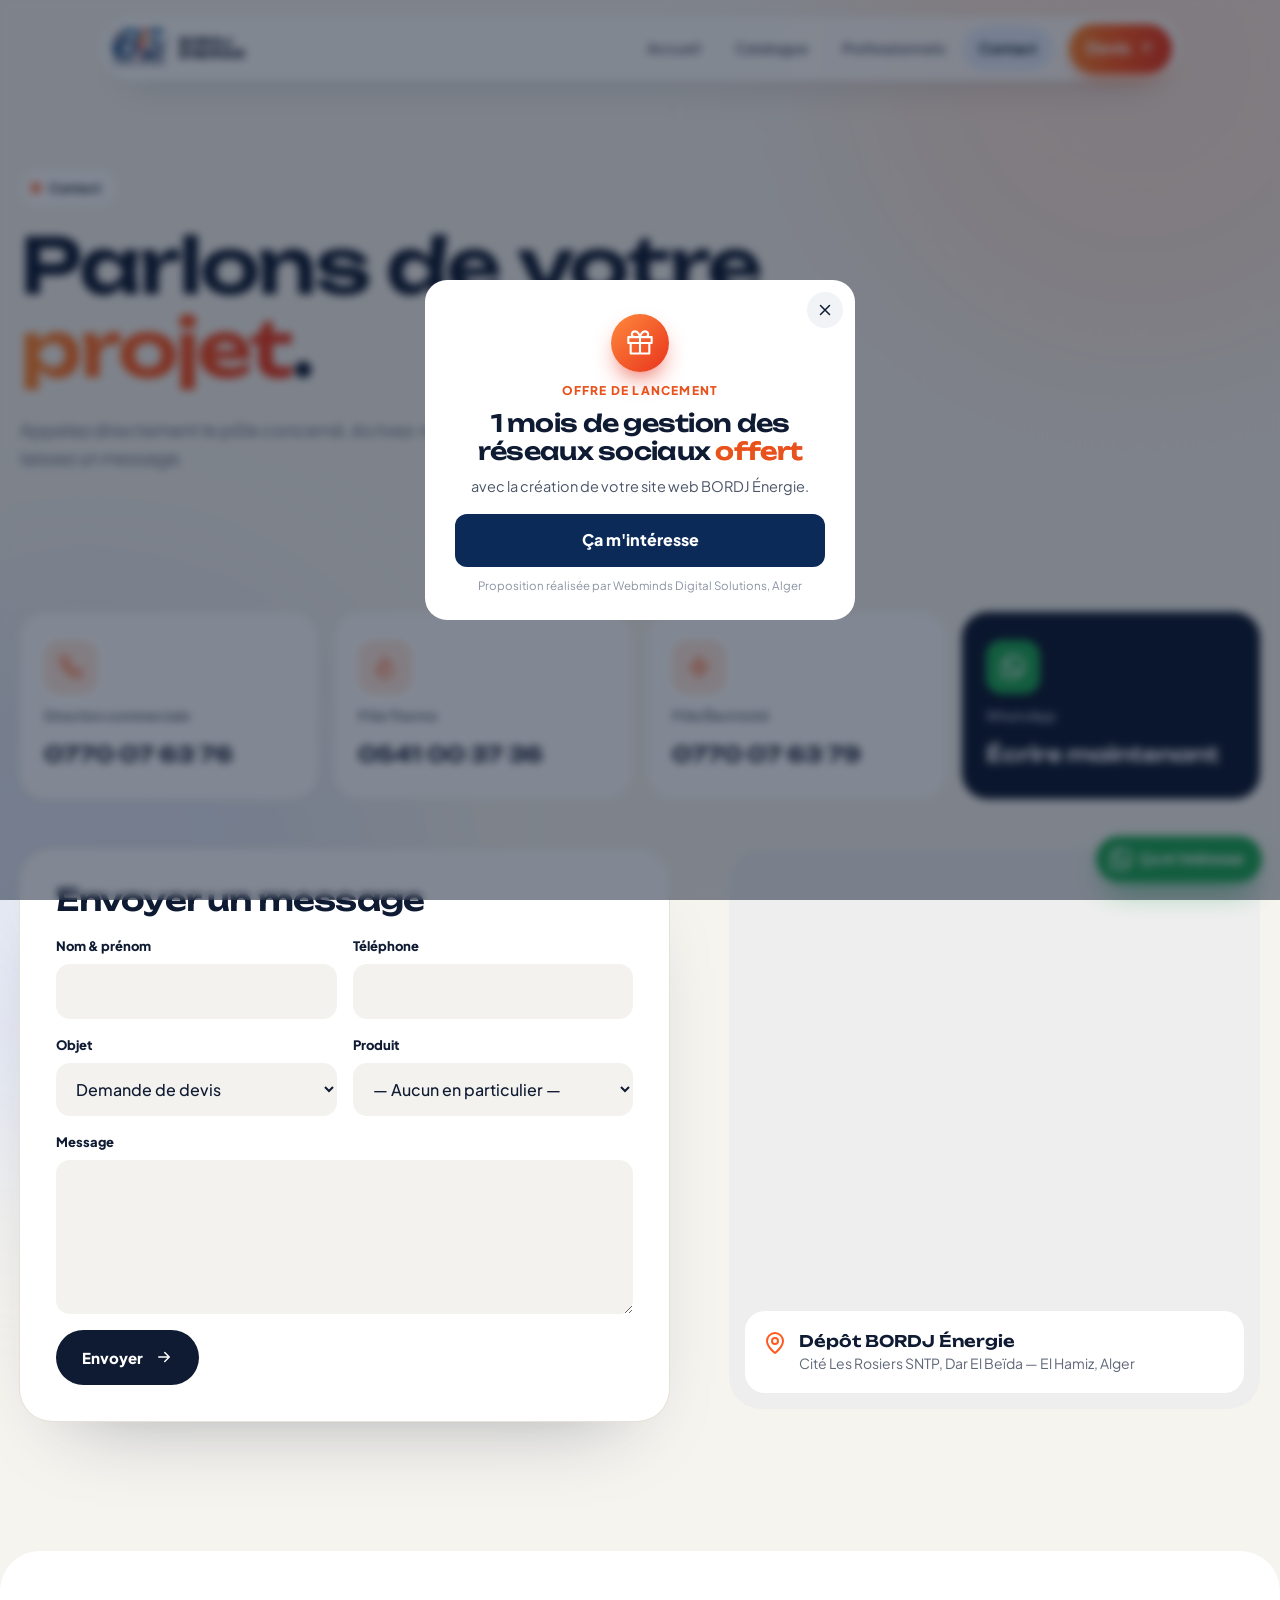
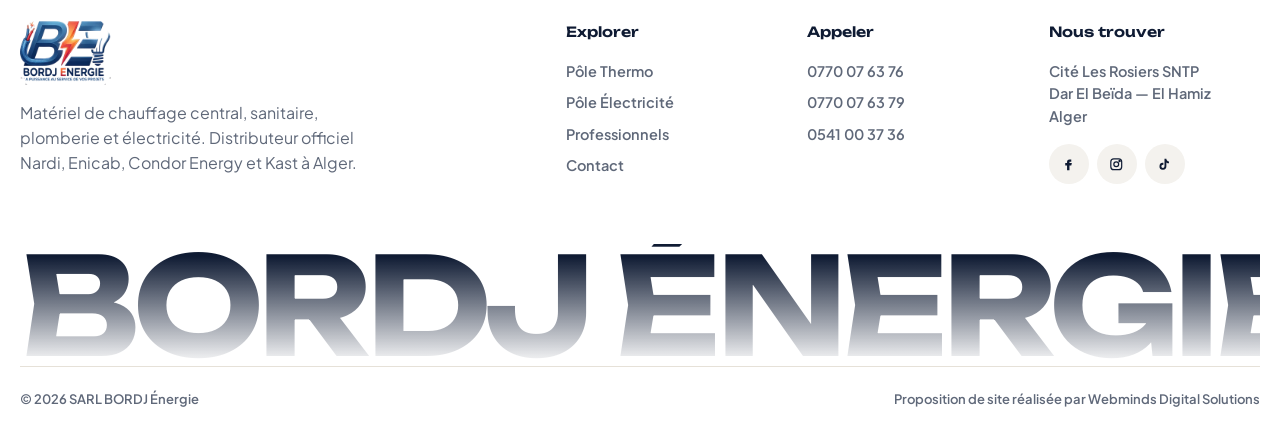
<file: v2/contact.html>
<!doctype html><html lang="fr" data-v="v2" data-img="../assets/img/"><head><meta charset="utf-8"><meta name="viewport" content="width=device-width,initial-scale=1"><meta name="robots" content="noindex,nofollow,noarchive,noimageindex"><title>BORDJ Énergie</title><link rel="icon" href="../assets/img/b/favicon.png"><link rel="preconnect" href="https://fonts.googleapis.com"><link rel="preconnect" href="https://fonts.gstatic.com" crossorigin><link href="https://fonts.googleapis.com/css2?family=Unbounded:wght@400;500;600;700;800&family=Plus+Jakarta+Sans:wght@400;500;600;700;800&display=swap" rel="stylesheet"><link rel="stylesheet" href="../assets/common.css"><link rel="stylesheet" href="v2.css"></head><body class="pg-contact"><div class="glow g1"></div><div class="glow g2"></div><header class="hd"><div class="hd-in"><a href="index.html" class="logo"><img src="../assets/img/b/logo-s.webp" alt="BORDJ Énergie"><b>BORDJ<br>ÉNERGIE</b></a><nav class="nav"><a href="index.html">Accueil</a><a href="produits.html">Catalogue</a><a href="professionnels.html">Professionnels</a><a href="contact.html" class="on">Contact</a></nav><a class="hd-cta mg" href="contact.html"><span>Devis</span><svg viewBox="0 0 24 24" fill="none" stroke="currentColor" stroke-width="2.2" stroke-linecap="round" stroke-linejoin="round"><path d="M7 17 17 7M8 7h9v9"/></svg></a><button class="burger" data-burger aria-label="Menu"><i></i><i></i></button></div></header><section class="sx"><div class="wrap"><span class="chip"><i></i>Contact</span><h1 class="sx-t" data-split>Parlons de votre <em>projet</em>.</h1><p>Appelez directement le pôle concerné, écrivez-nous sur WhatsApp ou laissez un message.</p></div></section><section class="sec"><div class="wrap"><div class="cc2"><a class="rv" href="tel:+213770076376"><span class="pf-i"><svg viewBox="0 0 24 24" fill="none" stroke="currentColor" stroke-width="2" stroke-linecap="round" stroke-linejoin="round"><path d="M22 16.9v3a2 2 0 0 1-2.2 2 19.8 19.8 0 0 1-8.6-3.1 19.5 19.5 0 0 1-6-6A19.8 19.8 0 0 1 2.1 4.2 2 2 0 0 1 4.1 2h3a2 2 0 0 1 2 1.7c.1.9.4 1.8.7 2.7a2 2 0 0 1-.5 2.1L8 9.8a16 16 0 0 0 6 6l1.3-1.3a2 2 0 0 1 2.1-.4c.9.3 1.8.6 2.7.7a2 2 0 0 1 1.7 2z"/></svg></span><small>Direction commerciale</small><b>0770 07 63 76</b></a> <a class="rv d1" href="tel:+213541003736"><span class="pf-i"><svg viewBox="0 0 24 24" fill="none" stroke="currentColor" stroke-width="1.8" stroke-linecap="round" stroke-linejoin="round"><path d="M8.5 14.5A2.5 2.5 0 0 0 11 12c0-1.4-.5-2-1-3-1.1-2.1-.2-4 2-6 .5 2.5 2 4.9 4 6.5 2 1.6 3 3.5 3 5.5a7 7 0 1 1-14 0c0-1.2.4-2.3 1-3.3.3 1.4 1.4 2.8 3.5 2.8z"/></svg></span><small>Pôle Thermo</small><b>0541 00 37 36</b></a> <a class="rv d2" href="tel:+213770076379"><span class="pf-i"><svg viewBox="0 0 24 24" fill="none" stroke="currentColor" stroke-width="1.8" stroke-linecap="round" stroke-linejoin="round"><path d="M13 2 3 14h9l-1 8 10-12h-9l1-8z"/></svg></span><small>Pôle Électricité</small><b>0770 07 63 79</b></a> <a class="rv d3 cc2-wa" href="https://wa.me/213770076376" target="_blank" rel="noopener"><span class="pf-i"><svg viewBox="0 0 24 24" fill="currentColor"><path d="M17.5 14.4c-.3-.1-1.8-.9-2-1-.3-.1-.5-.1-.7.1-.2.3-.8 1-.9 1.2-.2.2-.3.2-.6.1-.3-.1-1.3-.5-2.4-1.5-.9-.8-1.5-1.8-1.7-2.1-.2-.3 0-.5.1-.6l.4-.5c.2-.2.2-.3.3-.5.1-.2 0-.4 0-.5l-.9-2.2c-.2-.6-.5-.5-.7-.5h-.6c-.2 0-.5.1-.8.4-.3.3-1 1-1 2.5s1.1 2.9 1.2 3.1c.1.2 2.1 3.2 5.1 4.5.7.3 1.3.5 1.7.6.7.2 1.4.2 1.9.1.6-.1 1.8-.7 2-1.4.2-.7.2-1.3.2-1.4-.1-.1-.3-.2-.6-.3M12 21.8a9.8 9.8 0 0 1-5-1.4l-.4-.2-3.7 1 1-3.6-.2-.4A9.8 9.8 0 1 1 12 21.8m8.4-18.2A11.8 11.8 0 0 0 1.7 17.8L0 24l6.3-1.7A11.8 11.8 0 0 0 24 12a11.7 11.7 0 0 0-3.6-8.4"/></svg></span><small>WhatsApp</small><b>Écrire maintenant</b></a></div><div class="fw fw-c"><form class="frm2 rv" data-form><div class="fields"><h2>Envoyer un message</h2><div class="f2"><label><span>Nom & prénom</span><input required></label><label><span>Téléphone</span><input type="tel" required></label></div><div class="f2"><label><span>Objet</span><select><option>Demande de devis</option><option>Information produit</option><option>Livraison</option><option>Autre</option></select></label><label><span>Produit</span><select name="produit"><option value="">— Aucun en particulier —</option></select></label></div><label><span>Message</span><textarea rows="5"></textarea></label> <button class="bt bt-p" type="submit"><span>Envoyer</span><svg viewBox="0 0 24 24" fill="none" stroke="currentColor" stroke-width="2" stroke-linecap="round" stroke-linejoin="round"><path d="M5 12h14M13 6l6 6-6 6"/></svg></button></div><div class="ok"><svg viewBox="0 0 24 24" fill="none" stroke="currentColor" stroke-width="2.4" stroke-linecap="round" stroke-linejoin="round"><path d="M20 6 9 17l-5-5"/></svg><div><b>Message envoyé.</b><p>Nous vous répondons rapidement.</p></div></div></form><div class="map2 rv d1"><iframe title="Plan d'accès" loading="lazy" src="https://www.google.com/maps?q=Cit%C3%A9%20les%20rosiers%20SNTP%20Dar%20El%20Beida%20Alger&output=embed"></iframe><div class="map2-t"><svg viewBox="0 0 24 24" fill="none" stroke="currentColor" stroke-width="2" stroke-linecap="round" stroke-linejoin="round"><path d="M20 10c0 6-8 12-8 12s-8-6-8-12a8 8 0 0 1 16 0z"/><circle cx="12" cy="10" r="3"/></svg><div><b>Dépôt BORDJ Énergie</b><p>Cité Les Rosiers SNTP, Dar El Beïda — El Hamiz, Alger</p></div></div></div></div></div></section><footer class="ft"><div class="wrap"><div class="ft-top"><div class="ft-a"><img src="../assets/img/b/logo-s.webp" alt=""><p>Matériel de chauffage central, sanitaire, plomberie et électricité. Distributeur officiel Nardi, Enicab, Condor Energy et Kast à Alger.</p></div><div class="ft-cols"><div><h4>Explorer</h4><a href="produits.html?pole=thermo">Pôle Thermo</a><a href="produits.html?pole=elec">Pôle Électricité</a><a href="professionnels.html">Professionnels</a><a href="contact.html">Contact</a></div><div><h4>Appeler</h4><a href="tel:+213770076376">0770 07 63 76</a><a href="tel:+213770076379">0770 07 63 79</a><a href="tel:+213541003736">0541 00 37 36</a></div><div><h4>Nous trouver</h4><p>Cité Les Rosiers SNTP<br>Dar El Beïda — El Hamiz<br>Alger</p><div class="ft-s"><a href="#" aria-label="Facebook"><svg viewBox="0 0 24 24" fill="currentColor"><path d="M14 8h3V4h-3c-2.8 0-4 1.7-4 4.3V10H7v4h3v8h4v-8h3l1-4h-4V8.6c0-.4.3-.6.6-.6z"/></svg></a><a href="#" aria-label="Instagram"><svg viewBox="0 0 24 24" fill="none" stroke="currentColor" stroke-width="2"><rect x="3" y="3" width="18" height="18" rx="5"/><circle cx="12" cy="12" r="4"/><circle cx="17.5" cy="6.5" r="1" fill="currentColor"/></svg></a><a href="#" aria-label="TikTok"><svg viewBox="0 0 24 24" fill="currentColor"><path d="M16.6 5.8A4.3 4.3 0 0 1 15.5 3h-3.1v12.4a2.6 2.6 0 1 1-2.6-2.6c.3 0 .5 0 .8.1V9.7a5.7 5.7 0 1 0 4.9 5.7V9a7.4 7.4 0 0 0 4.3 1.4V7.3a4.3 4.3 0 0 1-3.2-1.5z"/></svg></a></div></div></div></div><div class="ft-big" aria-hidden="true">BORDJ ÉNERGIE</div><div class="ft-b"><span>© 2026 SARL BORDJ Énergie</span><span>Proposition de site réalisée par Webminds Digital Solutions</span></div></div></footer><script src="../assets/vendor/gsap.min.js"></script><script src="../assets/vendor/ScrollTrigger.min.js"></script><script src="../assets/data.js"></script><script src="../assets/common.js"></script><script src="v2.js"></script></body></html>
</file>
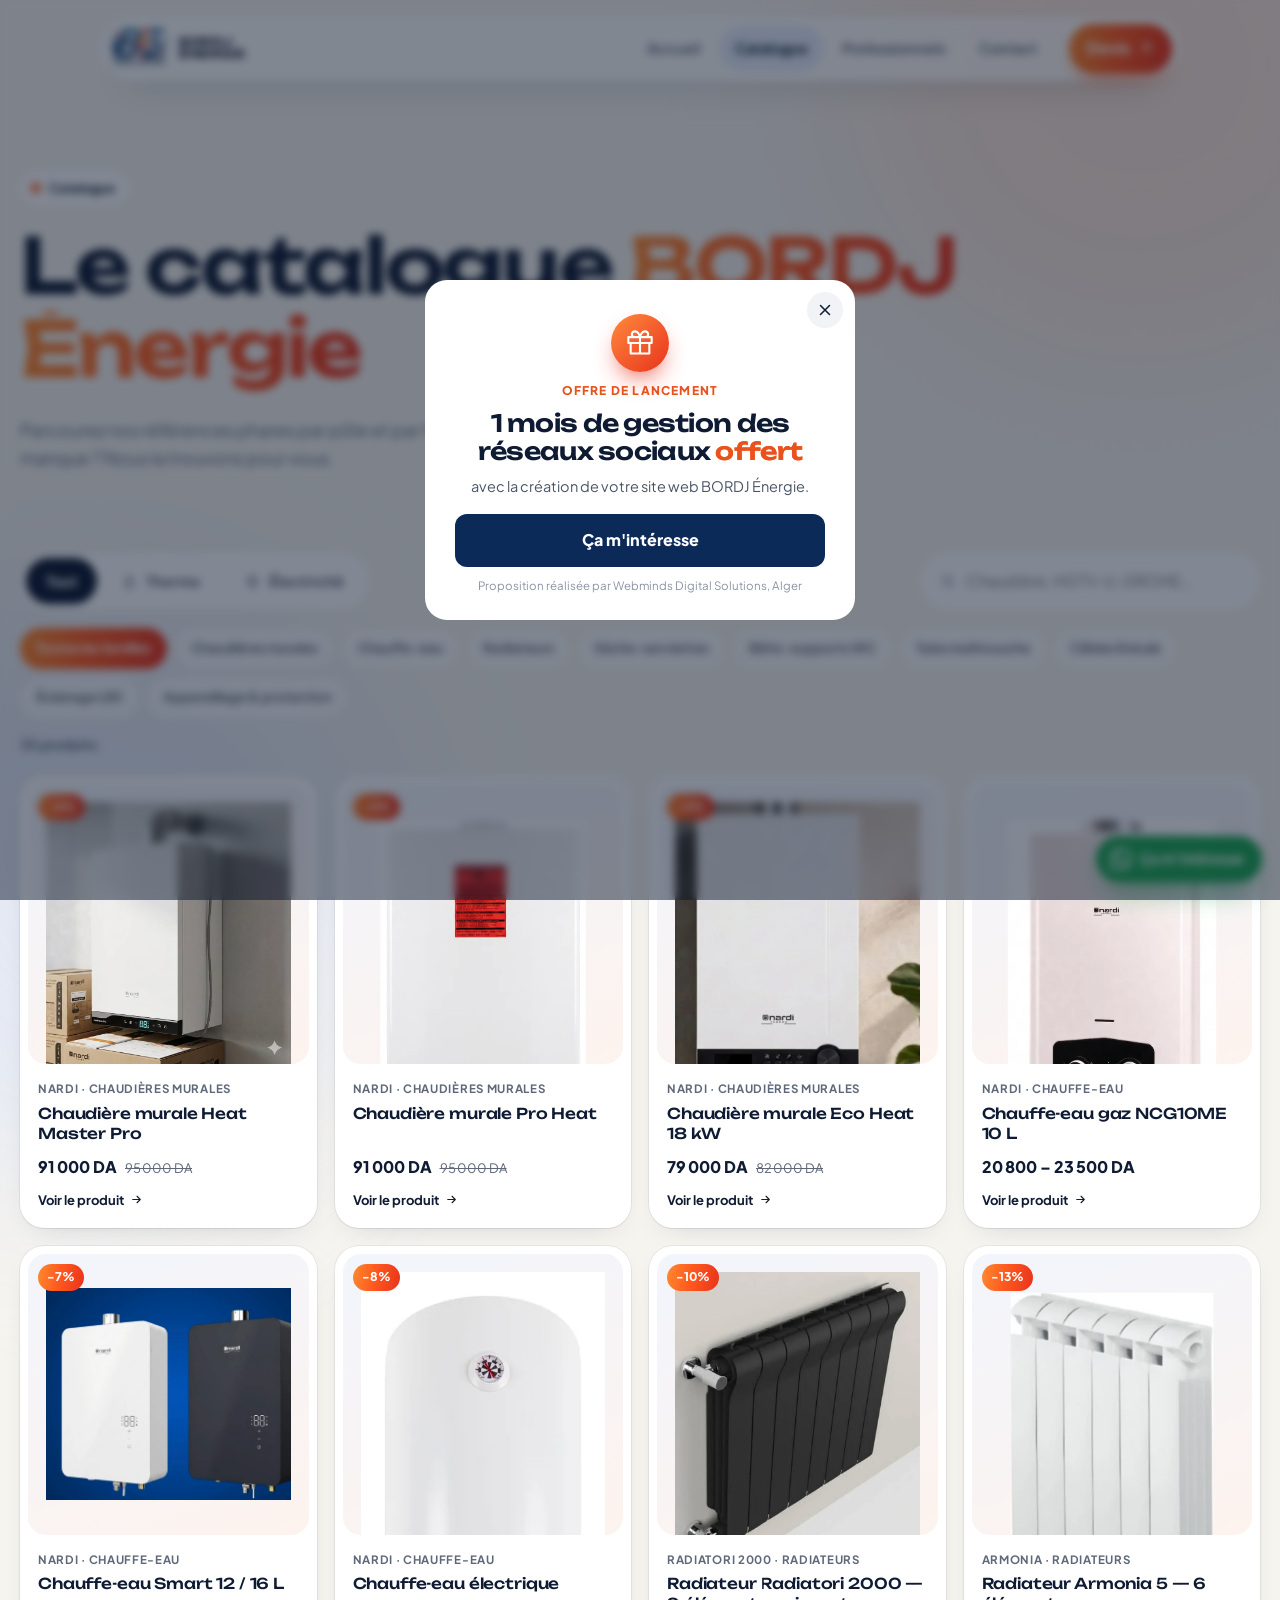
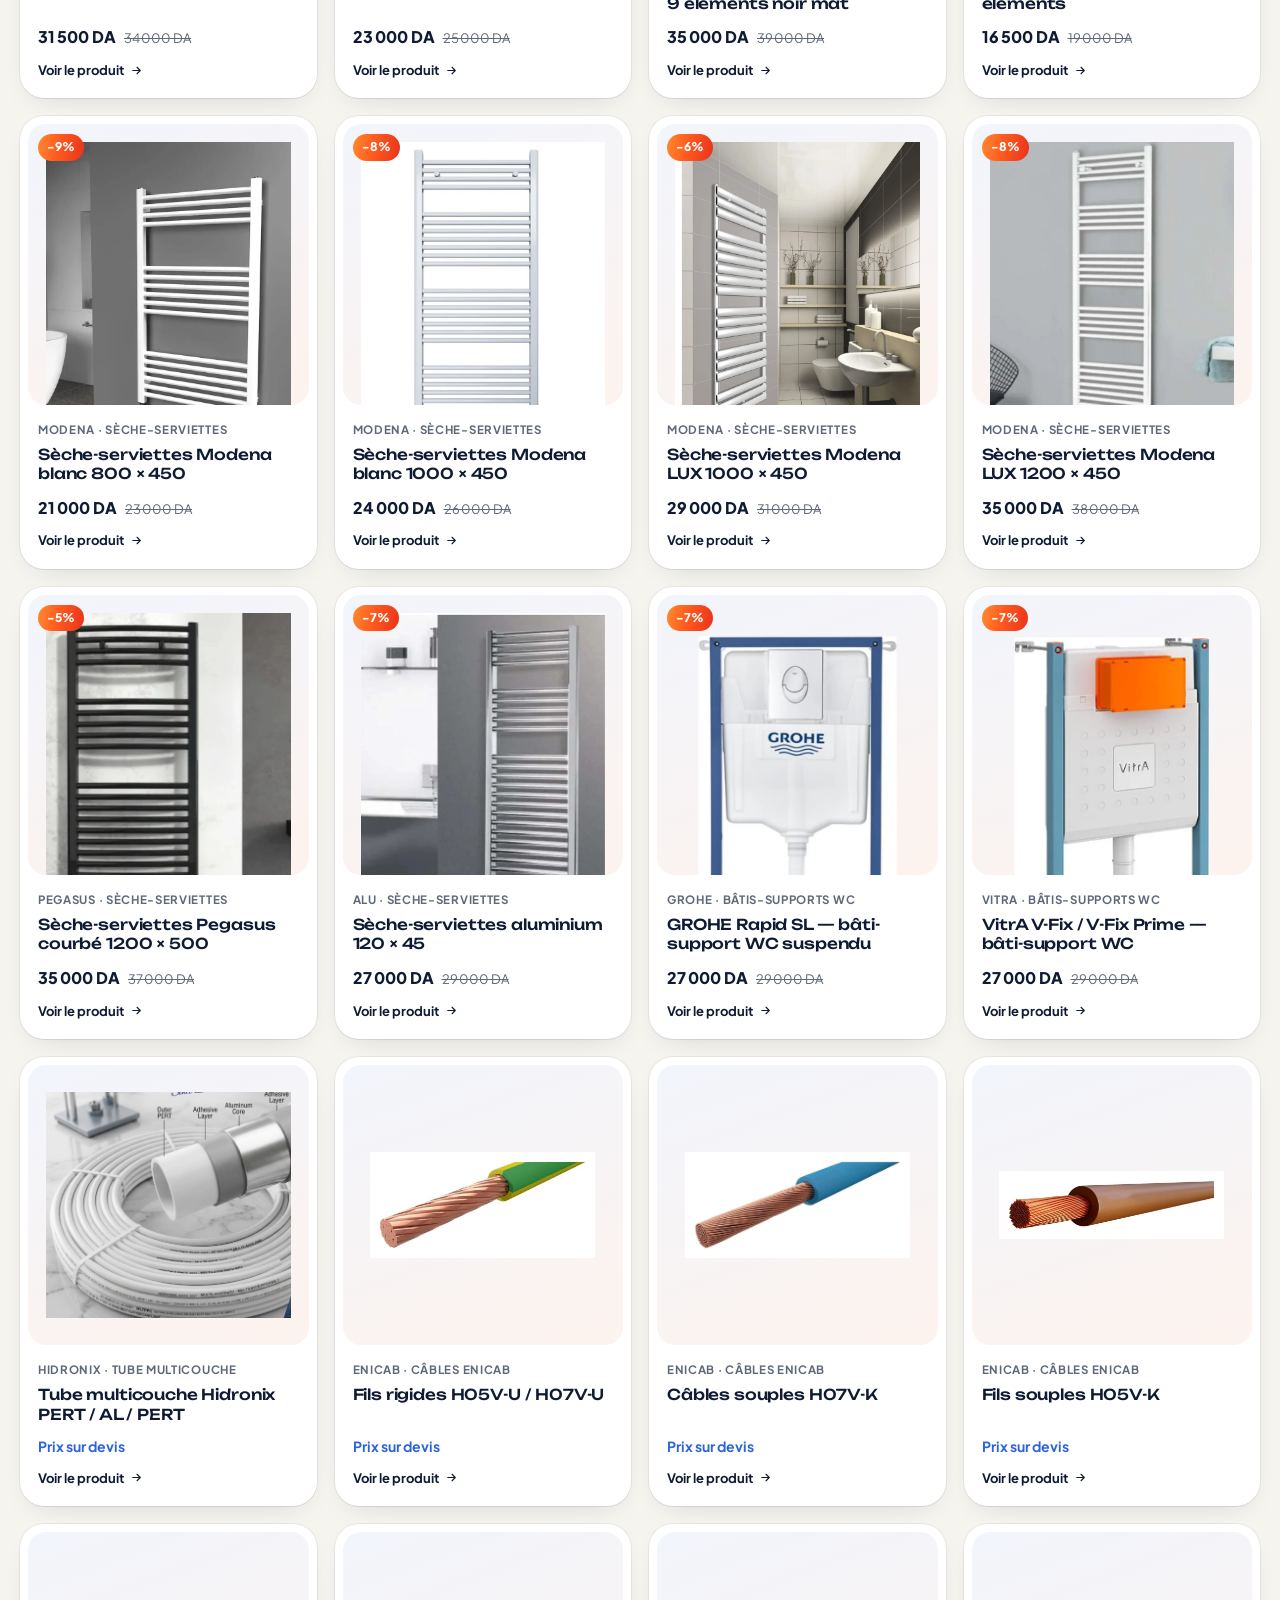
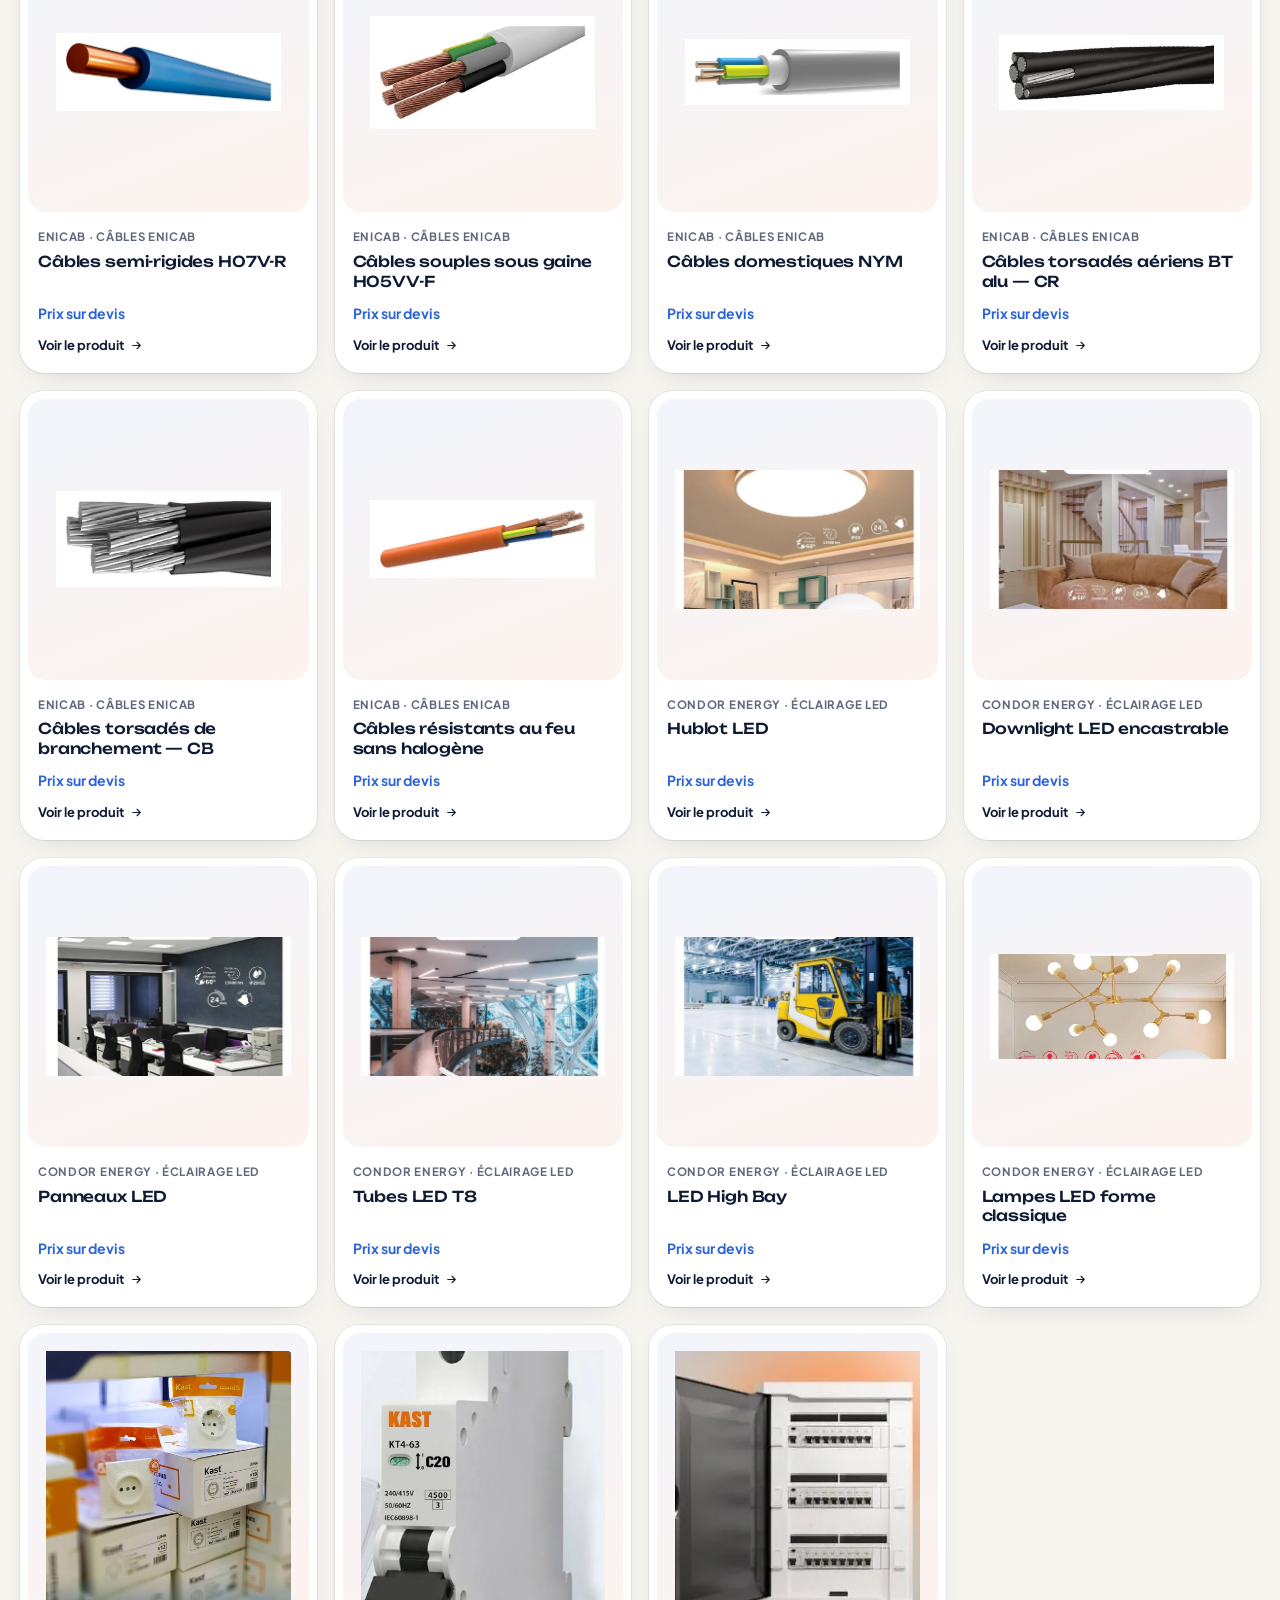
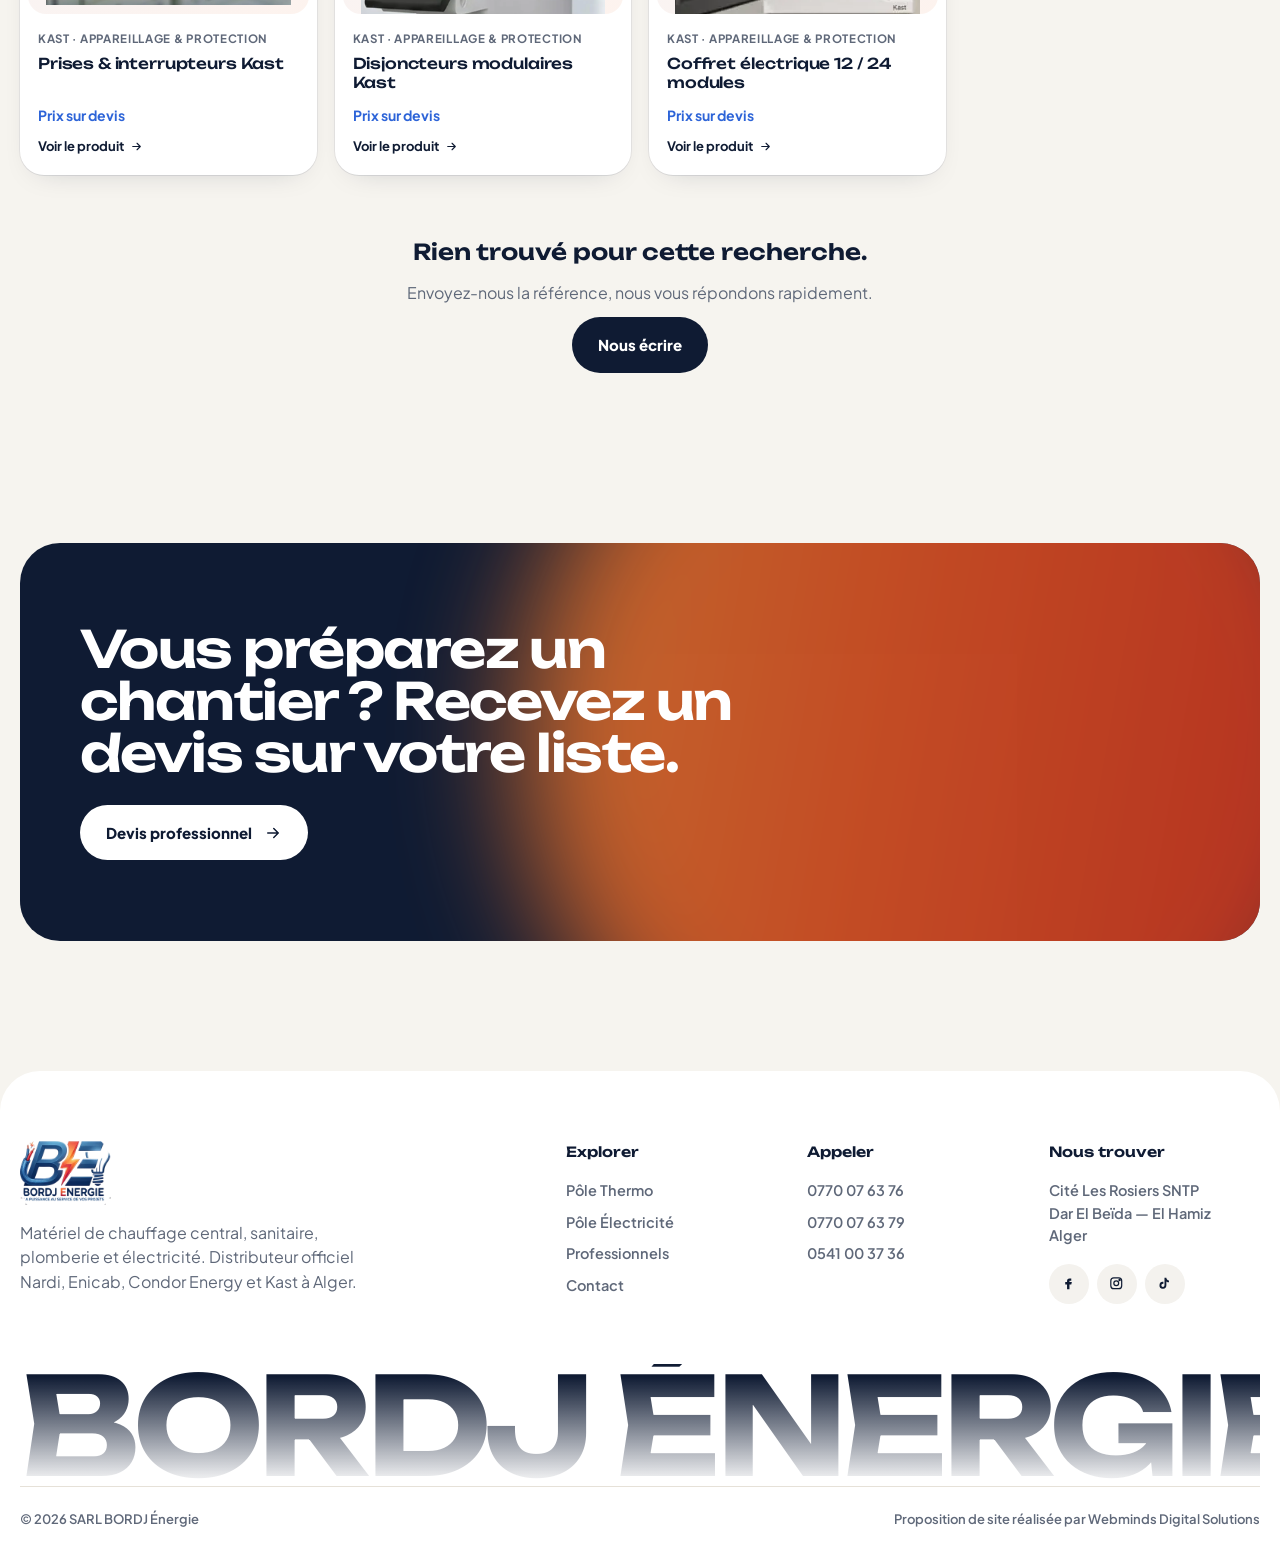
<file: v2/produits.html>
<!doctype html><html lang="fr" data-v="v2" data-img="../assets/img/"><head><meta charset="utf-8"><meta name="viewport" content="width=device-width,initial-scale=1"><meta name="robots" content="noindex,nofollow,noarchive,noimageindex"><title>BORDJ Énergie</title><link rel="icon" href="../assets/img/b/favicon.png"><link rel="preconnect" href="https://fonts.googleapis.com"><link rel="preconnect" href="https://fonts.gstatic.com" crossorigin><link href="https://fonts.googleapis.com/css2?family=Unbounded:wght@400;500;600;700;800&family=Plus+Jakarta+Sans:wght@400;500;600;700;800&display=swap" rel="stylesheet"><link rel="stylesheet" href="../assets/common.css"><link rel="stylesheet" href="v2.css"></head><body class="pg-prod"><div class="glow g1"></div><div class="glow g2"></div><header class="hd"><div class="hd-in"><a href="index.html" class="logo"><img src="../assets/img/b/logo-s.webp" alt="BORDJ Énergie"><b>BORDJ<br>ÉNERGIE</b></a><nav class="nav"><a href="index.html">Accueil</a><a href="produits.html" class="on">Catalogue</a><a href="professionnels.html">Professionnels</a><a href="contact.html">Contact</a></nav><a class="hd-cta mg" href="contact.html"><span>Devis</span><svg viewBox="0 0 24 24" fill="none" stroke="currentColor" stroke-width="2.2" stroke-linecap="round" stroke-linejoin="round"><path d="M7 17 17 7M8 7h9v9"/></svg></a><button class="burger" data-burger aria-label="Menu"><i></i><i></i></button></div></header><section class="sx"><div class="wrap"><span class="chip"><i></i>Catalogue</span><h1 class="sx-t" data-split>Le catalogue <em>BORDJ Énergie</em></h1><p>Parcourez nos références phares par pôle et par famille. Une référence manque ? Nous la trouvons pour vous.</p></div></section><section class="sec cat2"><div class="wrap"><div class="ctl"><div class="pills"><button data-pole-btn="all">Tout</button><button data-pole-btn="thermo"><svg viewBox="0 0 24 24" fill="none" stroke="currentColor" stroke-width="1.8" stroke-linecap="round" stroke-linejoin="round"><path d="M8.5 14.5A2.5 2.5 0 0 0 11 12c0-1.4-.5-2-1-3-1.1-2.1-.2-4 2-6 .5 2.5 2 4.9 4 6.5 2 1.6 3 3.5 3 5.5a7 7 0 1 1-14 0c0-1.2.4-2.3 1-3.3.3 1.4 1.4 2.8 3.5 2.8z"/></svg> Thermo</button><button data-pole-btn="elec"><svg viewBox="0 0 24 24" fill="none" stroke="currentColor" stroke-width="1.8" stroke-linecap="round" stroke-linejoin="round"><path d="M13 2 3 14h9l-1 8 10-12h-9l1-8z"/></svg> Électricité</button></div><label class="srch2"><svg viewBox="0 0 24 24" fill="none" stroke="currentColor" stroke-width="2" stroke-linecap="round"><circle cx="11" cy="11" r="7"/><path d="m20 20-3.5-3.5"/></svg><input type="search" placeholder="Chaudière, H07V-U, GROHE…" data-search></label></div><div class="chips2" data-cats></div><div class="res2"><span data-count-res></span></div><div class="grid" data-catalog></div><div class="empty2" data-empty hidden><b>Rien trouvé pour cette recherche.</b><p>Envoyez-nous la référence, nous vous répondons rapidement.</p><a class="bt bt-p" href="contact.html"><span>Nous écrire</span></a></div></div></section><section class="cta2"><div class="wrap"><div class="cta2-in rv"><div class="cta2-b"></div><h2>Vous préparez un chantier ? Recevez un devis sur votre liste.</h2><div class="cta2-a"><a class="bt bt-w mg" href="professionnels.html#devis"><span>Devis professionnel</span><svg viewBox="0 0 24 24" fill="none" stroke="currentColor" stroke-width="2" stroke-linecap="round" stroke-linejoin="round"><path d="M5 12h14M13 6l6 6-6 6"/></svg></a></div></div></div></section><footer class="ft"><div class="wrap"><div class="ft-top"><div class="ft-a"><img src="../assets/img/b/logo-s.webp" alt=""><p>Matériel de chauffage central, sanitaire, plomberie et électricité. Distributeur officiel Nardi, Enicab, Condor Energy et Kast à Alger.</p></div><div class="ft-cols"><div><h4>Explorer</h4><a href="produits.html?pole=thermo">Pôle Thermo</a><a href="produits.html?pole=elec">Pôle Électricité</a><a href="professionnels.html">Professionnels</a><a href="contact.html">Contact</a></div><div><h4>Appeler</h4><a href="tel:+213770076376">0770 07 63 76</a><a href="tel:+213770076379">0770 07 63 79</a><a href="tel:+213541003736">0541 00 37 36</a></div><div><h4>Nous trouver</h4><p>Cité Les Rosiers SNTP<br>Dar El Beïda — El Hamiz<br>Alger</p><div class="ft-s"><a href="#" aria-label="Facebook"><svg viewBox="0 0 24 24" fill="currentColor"><path d="M14 8h3V4h-3c-2.8 0-4 1.7-4 4.3V10H7v4h3v8h4v-8h3l1-4h-4V8.6c0-.4.3-.6.6-.6z"/></svg></a><a href="#" aria-label="Instagram"><svg viewBox="0 0 24 24" fill="none" stroke="currentColor" stroke-width="2"><rect x="3" y="3" width="18" height="18" rx="5"/><circle cx="12" cy="12" r="4"/><circle cx="17.5" cy="6.5" r="1" fill="currentColor"/></svg></a><a href="#" aria-label="TikTok"><svg viewBox="0 0 24 24" fill="currentColor"><path d="M16.6 5.8A4.3 4.3 0 0 1 15.5 3h-3.1v12.4a2.6 2.6 0 1 1-2.6-2.6c.3 0 .5 0 .8.1V9.7a5.7 5.7 0 1 0 4.9 5.7V9a7.4 7.4 0 0 0 4.3 1.4V7.3a4.3 4.3 0 0 1-3.2-1.5z"/></svg></a></div></div></div></div><div class="ft-big" aria-hidden="true">BORDJ ÉNERGIE</div><div class="ft-b"><span>© 2026 SARL BORDJ Énergie</span><span>Proposition de site réalisée par Webminds Digital Solutions</span></div></div></footer><script src="../assets/vendor/gsap.min.js"></script><script src="../assets/vendor/ScrollTrigger.min.js"></script><script src="../assets/data.js"></script><script src="../assets/common.js"></script><script src="v2.js"></script></body></html>
</file>
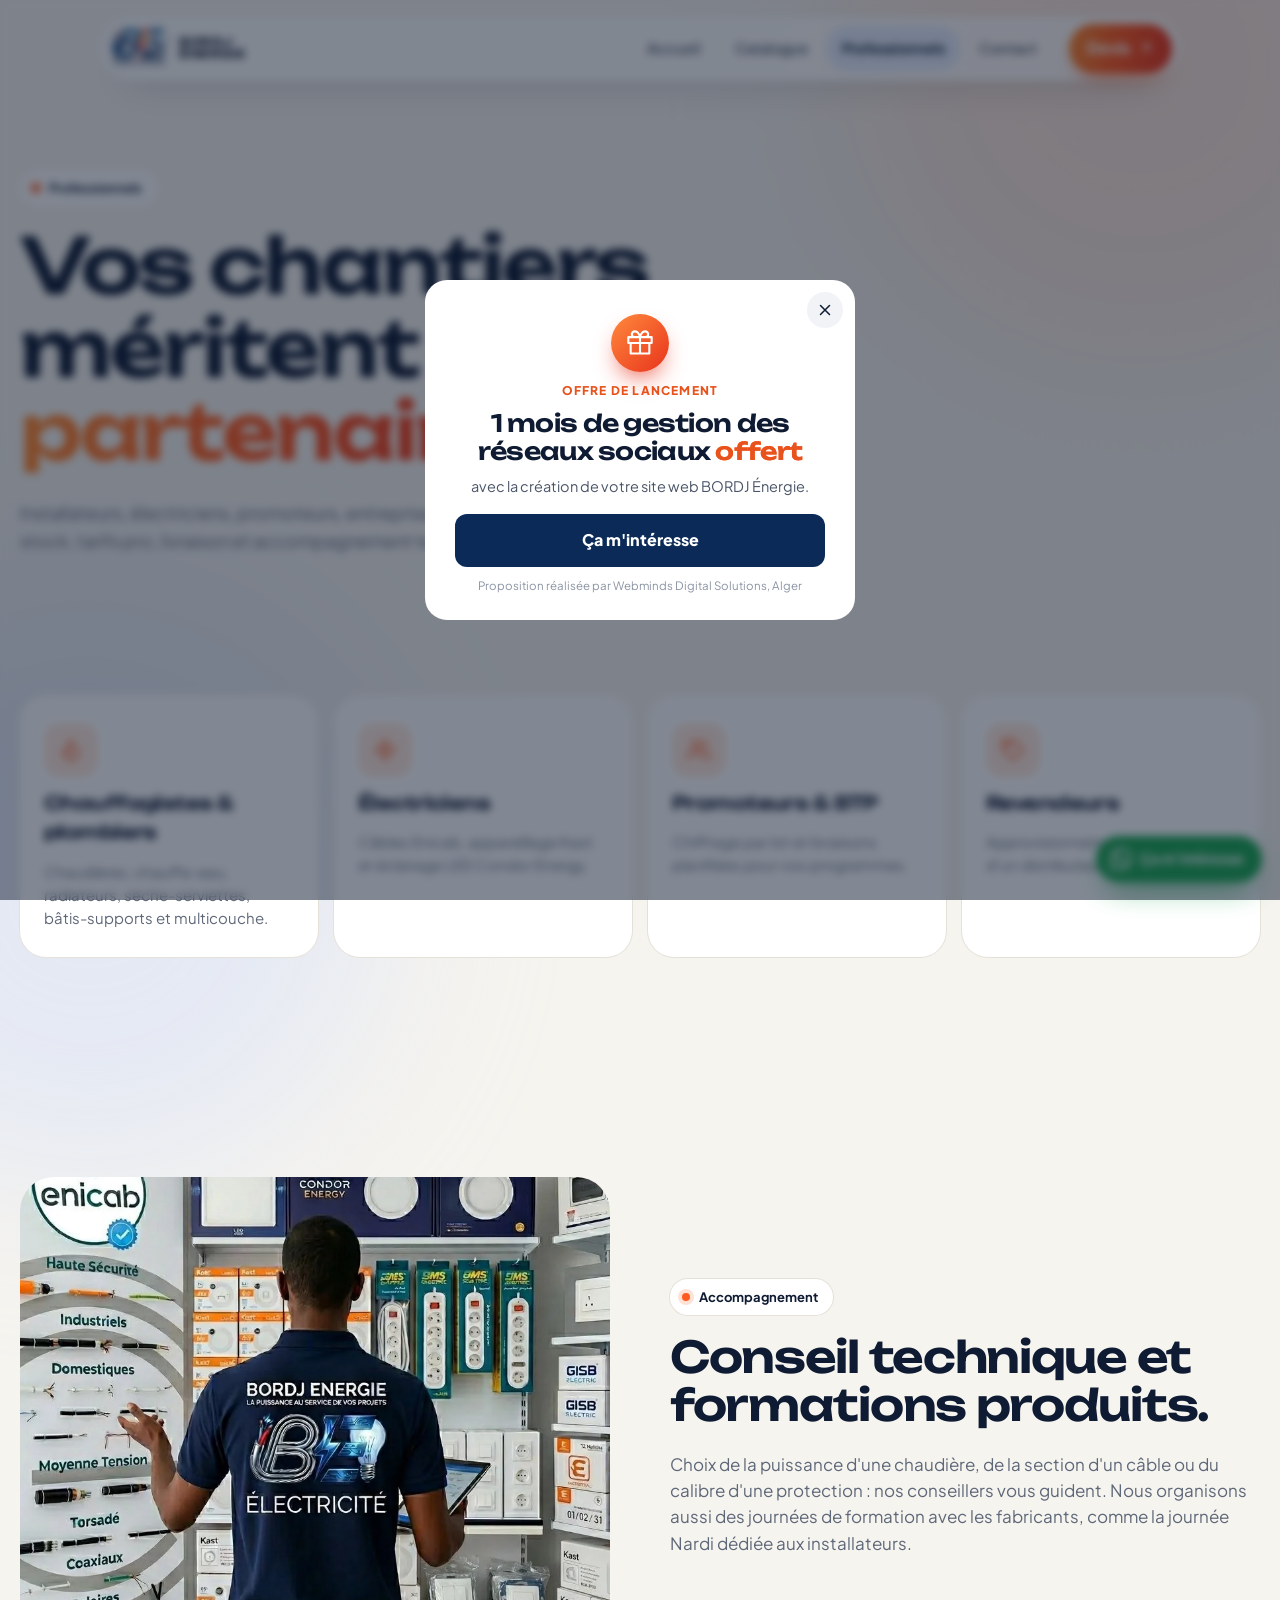
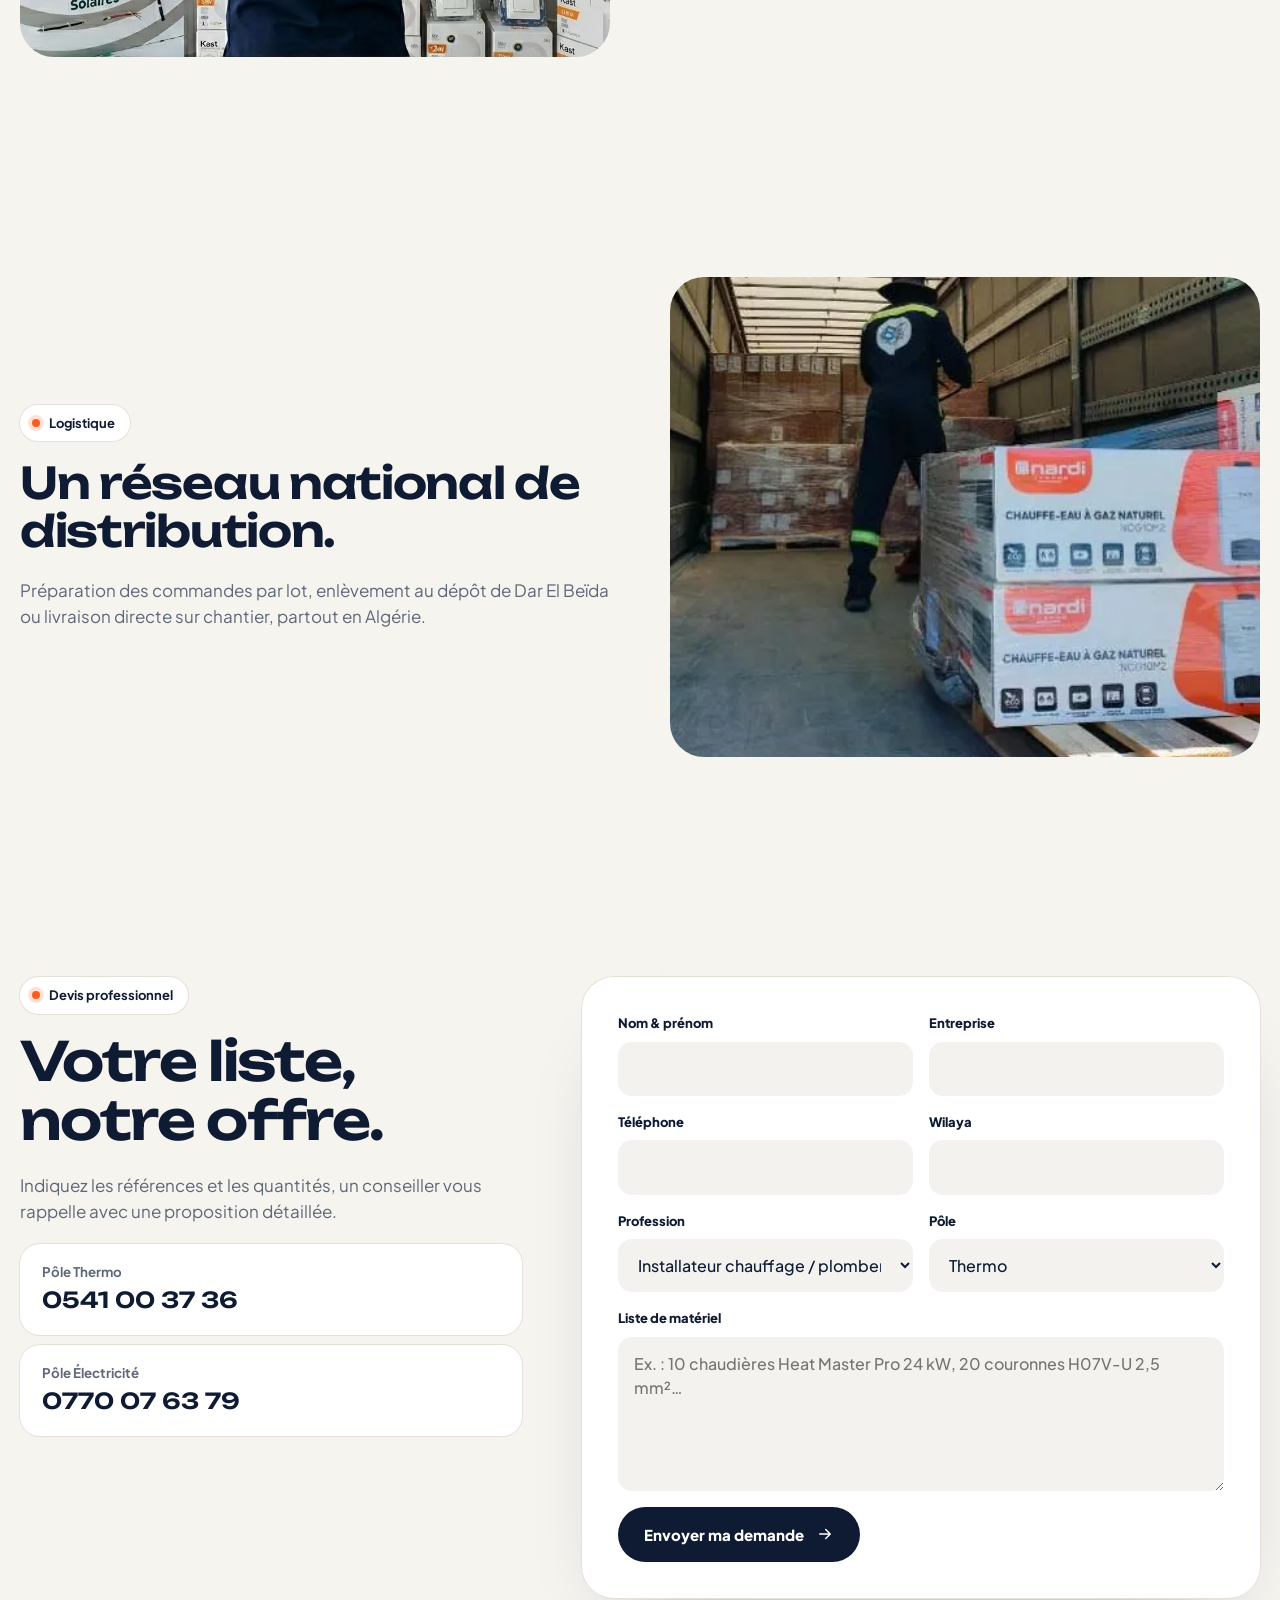
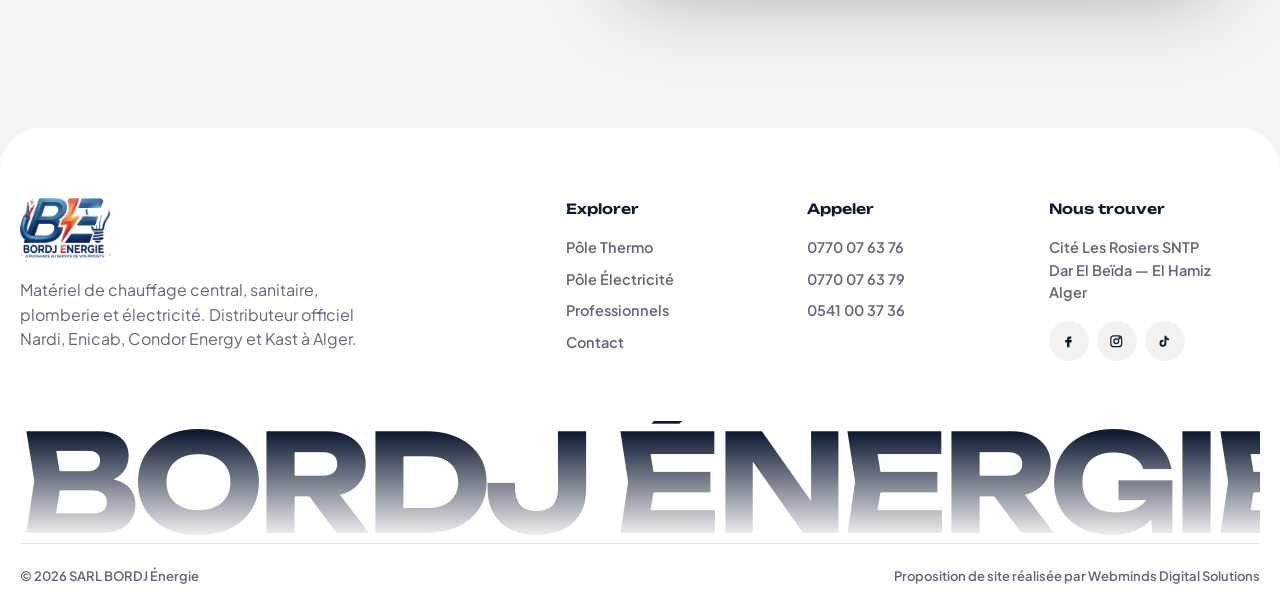
<file: v2/professionnels.html>
<!doctype html><html lang="fr" data-v="v2" data-img="../assets/img/"><head><meta charset="utf-8"><meta name="viewport" content="width=device-width,initial-scale=1"><meta name="robots" content="noindex,nofollow,noarchive,noimageindex"><title>BORDJ Énergie</title><link rel="icon" href="../assets/img/b/favicon.png"><link rel="preconnect" href="https://fonts.googleapis.com"><link rel="preconnect" href="https://fonts.gstatic.com" crossorigin><link href="https://fonts.googleapis.com/css2?family=Unbounded:wght@400;500;600;700;800&family=Plus+Jakarta+Sans:wght@400;500;600;700;800&display=swap" rel="stylesheet"><link rel="stylesheet" href="../assets/common.css"><link rel="stylesheet" href="v2.css"></head><body class="pg-pro"><div class="glow g1"></div><div class="glow g2"></div><header class="hd"><div class="hd-in"><a href="index.html" class="logo"><img src="../assets/img/b/logo-s.webp" alt="BORDJ Énergie"><b>BORDJ<br>ÉNERGIE</b></a><nav class="nav"><a href="index.html">Accueil</a><a href="produits.html">Catalogue</a><a href="professionnels.html" class="on">Professionnels</a><a href="contact.html">Contact</a></nav><a class="hd-cta mg" href="contact.html"><span>Devis</span><svg viewBox="0 0 24 24" fill="none" stroke="currentColor" stroke-width="2.2" stroke-linecap="round" stroke-linejoin="round"><path d="M7 17 17 7M8 7h9v9"/></svg></a><button class="burger" data-burger aria-label="Menu"><i></i><i></i></button></div></header><section class="sx"><div class="wrap"><span class="chip"><i></i>Professionnels</span><h1 class="sx-t" data-split>Vos chantiers méritent un <em>vrai partenaire</em>.</h1><p>Installateurs, électriciens, promoteurs, entreprises du BTP et revendeurs : stock, tarifs pro, livraison et accompagnement technique.</p></div></section><section class="sec"><div class="wrap"><div class="prof2"><div class="pf rv"><span class="pf-i"><svg viewBox="0 0 24 24" fill="none" stroke="currentColor" stroke-width="1.8" stroke-linecap="round" stroke-linejoin="round"><path d="M8.5 14.5A2.5 2.5 0 0 0 11 12c0-1.4-.5-2-1-3-1.1-2.1-.2-4 2-6 .5 2.5 2 4.9 4 6.5 2 1.6 3 3.5 3 5.5a7 7 0 1 1-14 0c0-1.2.4-2.3 1-3.3.3 1.4 1.4 2.8 3.5 2.8z"/></svg></span><h3>Chauffagistes & plombiers</h3><p>Chaudières, chauffe-eau, radiateurs, sèche-serviettes, bâtis-supports et multicouche.</p></div><div class="pf rv d1"><span class="pf-i"><svg viewBox="0 0 24 24" fill="none" stroke="currentColor" stroke-width="1.8" stroke-linecap="round" stroke-linejoin="round"><path d="M13 2 3 14h9l-1 8 10-12h-9l1-8z"/></svg></span><h3>Électriciens</h3><p>Câbles Enicab, appareillage Kast et éclairage LED Condor Energy.</p></div><div class="pf rv d2"><span class="pf-i"><svg viewBox="0 0 24 24" fill="none" stroke="currentColor" stroke-width="1.8" stroke-linecap="round" stroke-linejoin="round"><path d="M17 21v-2a4 4 0 0 0-4-4H5a4 4 0 0 0-4 4v2"/><circle cx="9" cy="7" r="4"/><path d="M23 21v-2a4 4 0 0 0-3-3.9M16 3.1a4 4 0 0 1 0 7.8"/></svg></span><h3>Promoteurs & BTP</h3><p>Chiffrage par lot et livraisons planifiées pour vos programmes.</p></div><div class="pf rv d3"><span class="pf-i"><svg viewBox="0 0 24 24" fill="none" stroke="currentColor" stroke-width="1.8" stroke-linecap="round" stroke-linejoin="round"><path d="M20.6 13.4 13.4 20.6a2 2 0 0 1-2.8 0L2 12V2h10l8.6 8.6a2 2 0 0 1 0 2.8z"/><circle cx="7" cy="7" r="1.5"/></svg></span><h3>Revendeurs</h3><p>Approvisionnement direct auprès d'un distributeur officiel.</p></div></div></div></section><section class="sec"><div class="wrap duo"><div class="duo-img rv"><img data-par src="../assets/img/s/showroom.webp" alt=""></div><div class="duo-t"><span class="chip"><i></i>Accompagnement</span><h2 data-split>Conseil technique et formations produits.</h2><p class="rv">Choix de la puissance d'une chaudière, de la section d'un câble ou du calibre d'une protection : nos conseillers vous guident. Nous organisons aussi des journées de formation avec les fabricants, comme la journée Nardi dédiée aux installateurs.</p></div></div></section><section class="sec"><div class="wrap duo duo-r"><div class="duo-t"><span class="chip"><i></i>Logistique</span><h2 data-split>Un réseau national de distribution.</h2><p class="rv">Préparation des commandes par lot, enlèvement au dépôt de Dar El Beïda ou livraison directe sur chantier, partout en Algérie.</p></div><div class="duo-img rv"><img data-par src="../assets/img/s/logistique.webp" alt=""></div></div></section><section class="sec" id="devis"><div class="wrap fw"><div class="fw-t"><span class="chip"><i></i>Devis professionnel</span><h2 data-split>Votre liste, notre offre.</h2><p class="rv">Indiquez les références et les quantités, un conseiller vous rappelle avec une proposition détaillée.</p><div class="tels rv"><a href="tel:+213541003736"><small>Pôle Thermo</small><b>0541 00 37 36</b></a><a href="tel:+213770076379"><small>Pôle Électricité</small><b>0770 07 63 79</b></a></div></div><form class="frm2 rv" data-form><div class="fields"><div class="f2"><label><span>Nom & prénom</span><input required></label><label><span>Entreprise</span><input></label></div><div class="f2"><label><span>Téléphone</span><input type="tel" required></label><label><span>Wilaya</span><input></label></div><div class="f2"><label><span>Profession</span><select><option>Installateur chauffage / plomberie</option><option>Électricien</option><option>Entreprise BTP / promoteur</option><option>Revendeur</option><option>Autre</option></select></label><label><span>Pôle</span><select><option>Thermo</option><option>Électricité</option><option>Les deux</option></select></label></div><label><span>Liste de matériel</span><textarea rows="5" placeholder="Ex. : 10 chaudières Heat Master Pro 24 kW, 20 couronnes H07V-U 2,5 mm²…"></textarea></label> <button class="bt bt-p" type="submit"><span>Envoyer ma demande</span><svg viewBox="0 0 24 24" fill="none" stroke="currentColor" stroke-width="2" stroke-linecap="round" stroke-linejoin="round"><path d="M5 12h14M13 6l6 6-6 6"/></svg></button></div><div class="ok"><svg viewBox="0 0 24 24" fill="none" stroke="currentColor" stroke-width="2.4" stroke-linecap="round" stroke-linejoin="round"><path d="M20 6 9 17l-5-5"/></svg><div><b>Demande envoyée.</b><p>Un conseiller vous rappelle rapidement.</p></div></div></form></div></section><footer class="ft"><div class="wrap"><div class="ft-top"><div class="ft-a"><img src="../assets/img/b/logo-s.webp" alt=""><p>Matériel de chauffage central, sanitaire, plomberie et électricité. Distributeur officiel Nardi, Enicab, Condor Energy et Kast à Alger.</p></div><div class="ft-cols"><div><h4>Explorer</h4><a href="produits.html?pole=thermo">Pôle Thermo</a><a href="produits.html?pole=elec">Pôle Électricité</a><a href="professionnels.html">Professionnels</a><a href="contact.html">Contact</a></div><div><h4>Appeler</h4><a href="tel:+213770076376">0770 07 63 76</a><a href="tel:+213770076379">0770 07 63 79</a><a href="tel:+213541003736">0541 00 37 36</a></div><div><h4>Nous trouver</h4><p>Cité Les Rosiers SNTP<br>Dar El Beïda — El Hamiz<br>Alger</p><div class="ft-s"><a href="#" aria-label="Facebook"><svg viewBox="0 0 24 24" fill="currentColor"><path d="M14 8h3V4h-3c-2.8 0-4 1.7-4 4.3V10H7v4h3v8h4v-8h3l1-4h-4V8.6c0-.4.3-.6.6-.6z"/></svg></a><a href="#" aria-label="Instagram"><svg viewBox="0 0 24 24" fill="none" stroke="currentColor" stroke-width="2"><rect x="3" y="3" width="18" height="18" rx="5"/><circle cx="12" cy="12" r="4"/><circle cx="17.5" cy="6.5" r="1" fill="currentColor"/></svg></a><a href="#" aria-label="TikTok"><svg viewBox="0 0 24 24" fill="currentColor"><path d="M16.6 5.8A4.3 4.3 0 0 1 15.5 3h-3.1v12.4a2.6 2.6 0 1 1-2.6-2.6c.3 0 .5 0 .8.1V9.7a5.7 5.7 0 1 0 4.9 5.7V9a7.4 7.4 0 0 0 4.3 1.4V7.3a4.3 4.3 0 0 1-3.2-1.5z"/></svg></a></div></div></div></div><div class="ft-big" aria-hidden="true">BORDJ ÉNERGIE</div><div class="ft-b"><span>© 2026 SARL BORDJ Énergie</span><span>Proposition de site réalisée par Webminds Digital Solutions</span></div></div></footer><script src="../assets/vendor/gsap.min.js"></script><script src="../assets/vendor/ScrollTrigger.min.js"></script><script src="../assets/data.js"></script><script src="../assets/common.js"></script><script src="v2.js"></script></body></html>
</file>
<file: assets/common.css>
*{box-sizing:border-box;margin:0;padding:0}html{scroll-behavior:smooth;-webkit-text-size-adjust:100%}html.lock{overflow:hidden}body{font-family:var(--fb);color:var(--ink);background:var(--bg);-webkit-font-smoothing:antialiased;overflow-x:hidden;line-height:1.55}img{display:block;max-width:100%;-webkit-user-drag:none;user-select:none}a{color:inherit;text-decoration:none}button{background:0 0;border:0;cursor:pointer}button,input,select,textarea{font:inherit;color:inherit}svg{width:1em;height:1em;flex:none}.wrap{width:min(1240px,100% - 40px);margin-inline:auto}.hide{display:none!important}.btn{display:inline-flex;align-items:center;justify-content:center;gap:10px;padding:14px 24px;border-radius:var(--rb,10px);font-weight:700;font-size:15px;transition:transform .25s,box-shadow .25s,background .25s,color .25s;white-space:nowrap}.btn svg{font-size:18px}.btn-p{background:var(--ac);color:#fff;box-shadow:0 10px 24px -10px var(--ac)}.btn-p:hover{transform:translateY(-2px);box-shadow:0 16px 30px -12px var(--ac)}.btn-g{background:0 0;color:var(--ink);box-shadow:inset 0 0 0 1.5px var(--line2,rgba(11,42,87,.2))}.btn-g:hover{box-shadow:inset 0 0 0 1.5px var(--ink)}.pc{background:var(--card);border-radius:var(--r);overflow:hidden;cursor:pointer;display:flex;flex-direction:column;transition:transform .35s,box-shadow .35s;box-shadow:var(--sh);outline:0}.pc:focus-visible,.pc:hover{transform:translateY(-6px);box-shadow:var(--shh)}.pc-img{position:relative;aspect-ratio:1/1;background:var(--imgbg);display:grid;place-items:center;padding:18px;overflow:hidden}.pc-img img{width:100%;height:100%;object-fit:contain;transition:transform .6s cubic-bezier(.2,.7,.2,1)}.pc:hover .pc-img img{transform:scale(1.06)}.pc-img.is-wide img{width:92%}.pc-off{position:absolute;top:12px;left:12px;background:var(--ac);color:#fff;font-size:12px;font-weight:800;padding:4px 9px;border-radius:30px}.pc-body{padding:16px 18px 18px;display:flex;flex-direction:column;gap:6px;flex:1}.pc-brand{font-size:11.5px;letter-spacing:.06em;text-transform:uppercase;color:var(--mut);font-weight:700}.pc h3{line-height:1.3;font-weight:700}.pc-price{display:flex;align-items:baseline;gap:8px;flex-wrap:wrap;margin-top:auto;padding-top:6px}.pc h3,.pr-n{color:var(--ink);font-size:16px}.pr-n{font-weight:800}.cl-t small,.pc-price s,.pm-price s{color:var(--mut);font-size:13px}.pr-q{font-weight:700;color:var(--ac2,var(--ac));font-size:14px}.cl,.pc-more{align-items:center}.pc-more{display:inline-flex;gap:6px;font-size:13px;font-weight:700;color:var(--ac);margin-top:4px}.pc-more svg{transition:transform .3s}.pc:hover .pc-more svg{transform:translateX(4px)}.cl{display:flex;gap:14px;padding:12px;border-radius:var(--r);background:var(--card);box-shadow:var(--sh);transition:transform .3s,box-shadow .3s}.cl:hover{transform:translateY(-4px);box-shadow:var(--shh)}.cl-img{width:64px;height:64px;border-radius:calc(var(--r) - 4px);overflow:hidden;background:var(--imgbg);flex:none}.cl-img img{width:100%;height:100%;object-fit:cover}.br,.cl-t{display:flex;flex-direction:column}.cl-t{flex:1;min-width:0}.br span,.cl-t b,.pc h3{font-family:var(--fh)}.cl-t b{font-size:15px;line-height:1.25}.cl-t small{font-size:12.5px}.br small,.cl i{font-size:18px;color:var(--ac)}.br{align-items:center;justify-content:center;gap:6px;min-height:84px;padding:14px 18px}.br img{max-height:40px;width:auto;max-width:140px;object-fit:contain;filter:grayscale(1);opacity:.75;transition:filter .3s,opacity .3s}.br:hover img{filter:none;opacity:1}.br span{font-weight:800;font-size:19px;letter-spacing:-.01em;color:var(--ink);opacity:.72;white-space:nowrap}.br small{font-size:11px;font-weight:700;text-transform:uppercase;letter-spacing:.05em}.pm{position:fixed;inset:0;z-index:90;background:rgba(6,18,40,.55);backdrop-filter:blur(6px);display:grid;place-items:center;padding:20px;opacity:0;visibility:hidden;transition:opacity .3s,visibility .3s}.pm.on{opacity:1;visibility:visible}.pm-box{position:relative;background:#fff;color:#0d1b33;border-radius:20px;width:min(980px,100%);max-height:calc(100vh - 40px);overflow:auto;transform:translateY(20px) scale(.98);transition:transform .35s cubic-bezier(.2,.8,.2,1)}.pm.on .pm-box,.wm-pop.on .wm-card{transform:none}.pm-x{position:absolute;top:14px;right:14px;width:40px;height:40px;border-radius:50%;background:#f1f3f7;display:grid;place-items:center;font-size:20px;z-index:2}.pm-in,.pm-txt dl{display:grid;grid-template-columns:1.05fr 1fr;gap:0}.pm-gal{background:#f4f6f9;padding:28px;display:flex;flex-direction:column;gap:14px}.pm-main{aspect-ratio:1;display:grid;place-items:center;background:#fff;border-radius:14px;padding:22px}.pm-main img,.pm-th img{width:100%;height:100%;object-fit:contain}.pm-th{display:flex;gap:10px;flex-wrap:wrap}.pm-th button{width:64px;height:64px;border-radius:10px;background:#fff;padding:6px;box-shadow:inset 0 0 0 1.5px #e3e7ee}.pm-th button.on{box-shadow:inset 0 0 0 2px var(--ac)}.pm-txt{padding:34px 32px 30px;display:flex;flex-direction:column;gap:12px}.pm-cat,.pm-txt dt{text-transform:uppercase;font-weight:700}.pm-cat{font-size:12px;letter-spacing:.07em;color:var(--ac)}.pm-txt h3,.wm-card h3{font-family:var(--fh);line-height:1.15}.pm-txt h3{font-size:clamp(22px,2.4vw,28px);letter-spacing:-.01em}.pm-brand{font-size:14px;color:#5b6577}.pm-cta,.pm-price{display:flex;gap:10px}.pm-price{align-items:baseline}.pm-price .pr-n{font-size:24px;color:#0d1b33}.pm-txt p{color:#3c475a;font-size:15px}.pm-txt dl{grid-template-columns:1fr 1fr;gap:1px;background:#e6e9ef;border-radius:12px;overflow:hidden;border:1px solid #e6e9ef}.pm-txt dl div{background:#fff;padding:10px 12px}.pm-txt dt{font-size:11.5px;color:#6b7486;letter-spacing:.05em}.pm-txt dd{font-weight:700;font-size:14px}.pm-cta{flex-wrap:wrap;margin-top:6px}.pm-cta .btn{flex:1}.pm-cta .btn-g{color:#0d1b33;box-shadow:inset 0 0 0 1.5px #cfd5df}.pm-note{color:#6b7486;font-size:12.5px}.cl i,form[data-form].sent .ok{display:flex}form[data-form] .ok,form[data-form].sent .fields{display:none}.wm-pop{position:fixed;inset:0;z-index:100;background:rgba(6,18,40,.5);backdrop-filter:blur(4px);display:grid;place-items:center;padding:20px;opacity:0;visibility:hidden;transition:.3s}.wm-pop.on{opacity:1;visibility:visible}.wm-card{position:relative;background:#fff;color:#0d1b33;border-radius:22px;padding:34px 30px 26px;width:min(430px,100%);text-align:center;display:flex;flex-direction:column;align-items:center;gap:10px;transform:translateY(16px);transition:transform .35s;font-family:var(--fb)}.wm-ico,.wm-x{border-radius:50%;display:grid;place-items:center}.wm-x{position:absolute;top:12px;right:12px;width:36px;height:36px;background:#f1f3f7;font-size:18px}.wm-ico{width:58px;height:58px;background:linear-gradient(135deg,#ff8a3d,#e8331c);color:#fff;font-size:28px;box-shadow:0 12px 26px -10px #e8331c}.wm-k{font-size:12px;font-weight:800;letter-spacing:.1em;text-transform:uppercase;color:#e8521c}.wm-card h3{font-size:24px}.wm-card h3 em{font-style:normal;color:#e8521c}.wm-card p{color:#4a5568;font-size:14.5px}.wm-card small{color:#8a93a3;font-size:11.5px}.wm-btn,.wm-opts label{display:flex;align-items:center;gap:10px;border-radius:12px}.wm-btn{margin-top:6px;width:100%;background:#0b2a57;color:#fff;padding:14px;font-weight:800;justify-content:center}.wm-btn.wm-wa{background:#1fa855}.wm-btn svg{font-size:20px}.wm-opts{display:flex;flex-direction:column;gap:8px;width:100%;margin-top:4px;text-align:left}.wm-opts label{padding:12px 14px;box-shadow:inset 0 0 0 1.5px #e1e5ec;cursor:pointer;font-weight:600;font-size:14.5px}.wm-opts label:has(input:checked){box-shadow:inset 0 0 0 2px #e8521c;background:#fff6f1}.wm-opts input{accent-color:#e8521c}.wm-fab{position:fixed;right:18px;bottom:18px;z-index:80;display:flex;align-items:center;gap:8px;background:#1fa855;color:#fff;font-weight:800;padding:12px 18px 12px 14px;border-radius:40px;box-shadow:0 14px 30px -10px rgba(31,168,85,.8);font-family:var(--fb);font-size:14px;transition:transform .25s}.wm-fab:hover{transform:translateY(-3px)}.wm-fab svg{font-size:22px}.rv{opacity:0;transform:translateY(28px);transition:opacity .8s cubic-bezier(.2,.7,.2,1),transform .8s cubic-bezier(.2,.7,.2,1)}.rv.in{opacity:1;transform:none}.rv.d1{transition-delay:.08s}.rv.d2{transition-delay:.16s}.rv.d3{transition-delay:.24s}.rv.d4{transition-delay:.32s}@media (prefers-reduced-motion:reduce){.rv{opacity:1;transform:none;transition:none}html{scroll-behavior:auto}}@media (max-width:820px){.pm{padding:0;align-items:end}.pm-box{border-radius:20px 20px 0 0;max-height:92vh}.pm-in{grid-template-columns:1fr}.pm-gal{padding:18px}.pm-main{aspect-ratio:4/3}.pm-txt{padding:22px 20px 26px}.wm-fab span{display:none}.wm-fab{padding:14px}}.pm-txt dl div:last-child:nth-child(odd){grid-column:span 2}
</file>
<file: v1/v1.css>
@keyframes fl{50%{transform:translateY(-12px)}}:root{--fh:"Archivo",system-ui,sans-serif;--fb:"Manrope",system-ui,sans-serif;--ink:#0b2347;--navy:#0b2347;--blue:#1e5bb8;--ac:#e8521c;--ac2:#1e5bb8;--bg:#fff;--soft:#f3f5f9;--card:#fff;--imgbg:#fff;--mut:#5e6b80;--line:#e2e7ef;--line2:rgba(11,35,71,.22);--r:14px;--rb:8px;--sh:0 1px 0 #e5e9f0,0 6px 20px -12px rgba(11,35,71,.18);--shh:0 1px 0 #e5e9f0,0 22px 40px -18px rgba(11,35,71,.32)}.kick{display:inline-flex;align-items:center;gap:8px;font-size:12.5px;font-weight:800;letter-spacing:.12em;text-transform:uppercase;color:var(--ac)}.kick::before{content:"";width:22px;height:2px;background:currentColor}h1,h2,h3{font-family:var(--fh);letter-spacing:-.02em;color:var(--ink)}.hero h1,h2{font-size:clamp(28px,3.4vw,42px);line-height:1.08;font-weight:800}.btn-w{background:#fff;color:var(--navy)}.btn-w:hover{transform:translateY(-2px)}.tb{background:var(--navy);color:#c6d2e6;font-size:13px}.tb-in{display:flex;justify-content:space-between;gap:20px;min-height:40px}.tb b{color:#fff;font-weight:700}.tb-in,.tb-r,.tb-r a{align-items:center}.tb-r{display:flex;gap:22px}.tb-r a{display:inline-flex;gap:7px;color:#fff;font-weight:600}.tb-r a svg{color:#ff9a6a}.tb-s{display:flex;gap:12px;padding-left:18px;border-left:1px solid rgba(255,255,255,.18)}.tb-s a svg{color:#c6d2e6;font-size:15px}.hd{position:sticky;top:0;z-index:50;background:rgba(255,255,255,.96);backdrop-filter:blur(10px);border-bottom:1px solid transparent;transition:border-color .3s,box-shadow .3s}.hd.scrolled{border-color:var(--line);box-shadow:0 8px 24px -18px rgba(11,35,71,.35)}.hd-in,.logo{display:flex;align-items:center}.hd-in{gap:30px;min-height:84px}.logo{gap:12px}.logo img{height:52px;width:auto}.logo span{display:flex;flex-direction:column;line-height:1.1}.logo b{font-family:var(--fh);font-weight:900;font-size:19px;letter-spacing:.01em}.logo small,.nav a{font-size:11px;color:var(--mut);font-weight:600}.burger,.nav{margin-left:auto}.nav{display:flex;gap:6px}.nav a{padding:10px 14px;font-weight:700;font-size:15px;border-radius:8px;transition:color .2s}.hero-b li,.hv-card span,.logo b,.nav a.on,.nav a:hover{color:var(--navy)}.burger i,.nav a.on::after{height:2px;border-radius:2px}.nav a.on::after{content:"";position:absolute;left:14px;right:14px;bottom:4px;background:var(--ac)}.burger{display:none;width:44px;height:44px;flex-direction:column;justify-content:center;align-items:center;gap:5px}.burger i{width:22px;background:var(--navy);transition:.3s}.hero,.hero-g,.nav a{position:relative}.hero{padding:64px 0 80px;background:linear-gradient(180deg,#fff 0,#f3f6fb 100%);overflow:hidden}.hero::before{content:"";position:absolute;right:-180px;top:-120px;width:620px;height:620px;border-radius:50%;background:radial-gradient(circle,rgba(30,91,184,.12),transparent 65%)}.hero-g{display:grid;grid-template-columns:1.02fr 1fr;gap:60px;align-items:center}.hero h1{font-size:clamp(36px,4.6vw,60px);line-height:1.04;margin:18px 0 20px}.hero h1 em{font-style:normal;color:var(--blue)}.hero-t>p{font-size:17px;color:#3f4b60;max-width:560px}.hero-b,.hero-cta{display:flex;flex-wrap:wrap}.hero-cta{gap:12px;margin:30px 0 26px}.hero-b{list-style:none;gap:10px 22px}.hero-b li{display:flex;align-items:center;gap:8px;font-weight:700;font-size:14px}.hero-b svg{color:#fff;background:var(--ac);border-radius:50%;padding:3px;font-size:18px}.hero-v{position:relative;height:540px}.hv-card,.hv-main{position:absolute;overflow:hidden}.hv-main{inset:0 70px 60px 40px;border-radius:22px;box-shadow:0 40px 70px -40px rgba(11,35,71,.55)}.hv-card img,.hv-main img{width:100%;height:100%;object-fit:cover}.hv-card{width:200px;border-radius:16px;background:#fff;box-shadow:0 24px 44px -20px rgba(11,35,71,.45);border:5px solid #fff}.hv-card img{height:150px;border-radius:11px}.hv-card span{display:block;font-family:var(--fh);font-weight:800;font-size:13.5px;padding:9px 6px 4px}.hv-1{right:0;top:40px;animation:fl 7s ease-in-out infinite}.hv-2{left:0;bottom:0;animation:fl 8s ease-in-out -3s infinite}.hv-tag{position:absolute;right:20px;bottom:24px;border-radius:14px;padding:14px 18px;display:flex;gap:12px;align-items:center;box-shadow:0 20px 40px -18px rgba(11,35,71,.7)}.hv-tag b{width:42px;height:42px;border-radius:10px;background:var(--ac);display:grid;place-items:center;font-size:22px}.hv-tag span,.st-g>div{display:flex;flex-direction:column}.hv-tag span{line-height:1.2}.hv-tag strong{font-family:var(--fh);font-size:15px}.hv-tag small{font-size:12px;color:#b7c4da}.hv-tag,.stats{background:var(--navy);color:#fff}.st-g{display:grid;grid-template-columns:repeat(4,1fr)}.st-g>div{padding:34px 26px;border-left:1px solid rgba(255,255,255,.12);gap:4px}.st-g>div:first-child{border-left:0;padding-left:0}.st-g b{font-family:var(--fh);font-size:44px;font-weight:900;line-height:1;color:#fff}.st-g span{color:#b7c4da;font-size:14px}.sec{padding:96px 0}.sec-soft{background:var(--soft)}.sec-h{max-width:720px;margin-bottom:44px;display:flex;flex-direction:column;gap:12px}.sec-h p{font-size:16.5px}.sec-h-row{max-width:none;flex-direction:row;justify-content:space-between;align-items:flex-end;gap:20px}.sec-h-row>div{display:flex;flex-direction:column;gap:12px}.grid{display:grid;grid-template-columns:repeat(4,1fr);gap:22px}.poles{display:grid;grid-template-columns:1fr 1fr;gap:26px}.pole{background:var(--soft);border-radius:20px;overflow:hidden;display:flex;flex-direction:column}.pole-img{position:relative;height:250px;overflow:hidden}.pole-img img{width:100%;height:100%;object-fit:cover;transition:transform 1s}.pole:hover .pole-img img{transform:scale(1.05)}.pole-ic{position:absolute;left:24px;bottom:-26px;width:56px;height:56px;border-radius:14px;background:var(--ac);color:#fff;display:grid;place-items:center;font-size:28px;box-shadow:0 14px 26px -12px var(--ac)}.pole-t{padding:42px 26px 26px;display:flex;flex-direction:column;gap:10px}.pole-t h3{font-size:24px;font-weight:800}.form-w>div>p,.pole-t>p,.sec-h p{color:var(--mut)}.pole-l{display:grid;grid-template-columns:1fr 1fr;gap:10px;margin-top:10px}.pole-l .cl{box-shadow:none;background:#fff}.pole-l .cl-img{width:52px;height:52px}.why{display:grid;grid-template-columns:1fr 1.05fr;gap:64px;align-items:center}.why-img{position:relative;height:520px}.why-img img{position:absolute;border-radius:18px;object-fit:cover;box-shadow:0 30px 60px -30px rgba(11,35,71,.5)}.why-img img:first-child{left:0;top:0;width:78%;height:72%}.why-img img:last-child{right:0;bottom:0;width:66%;height:44%;border:6px solid #fff}.why-t h2{margin:12px 0 30px}.why-l{display:grid;gap:22px}.why-l>div{display:flex;gap:16px;align-items:flex-start}.why-l i{width:50px;height:50px;border-radius:12px;background:#eaf0fa;color:var(--blue);display:grid;place-items:center;font-size:24px;flex:none}.why-l b{font-family:var(--fh);font-size:18px;color:var(--navy)}.why-l p{color:var(--mut);font-size:15px}.brands .br,.brands-s{border-bottom:1px solid var(--line)}.brands-s{padding:80px 0;border-top:1px solid var(--line)}.brands{display:grid;grid-template-columns:repeat(6,1fr);border:1px solid var(--line);border-radius:16px;overflow:hidden}.brands .br{border-right:1px solid var(--line);min-height:110px;background:#fff}.brands .br:nth-child(6n){border-right:0}.brands .br:nth-last-child(-n+6){border-bottom:0}.pro{display:grid;grid-template-columns:1fr 1fr;gap:64px;align-items:center}.pro-t{display:flex;flex-direction:column;gap:16px;align-items:flex-start}.pro-t p{color:var(--mut);font-size:16.5px}.pro-t ul,.ul{list-style:none;display:grid;gap:10px}.pro-t li,.ul li{display:flex;gap:10px;align-items:center;font-weight:700;color:var(--navy)}.pro-t li svg,.ul li svg{color:#fff;background:var(--blue);border-radius:50%;padding:3px;font-size:19px}.pro-img{display:grid;grid-template-columns:1.1fr 1fr;gap:16px;height:480px}.pro-img img{width:100%;height:100%;object-fit:cover;border-radius:18px}.pro-img img:last-child{margin-top:60px;height:calc(100% - 60px)}.cta{padding:0 0 96px}.cta-in{background:linear-gradient(120deg,var(--navy)0,#123b78 100%);border-radius:24px;padding:48px 52px;display:flex;justify-content:space-between;align-items:center;gap:30px;color:#fff;position:relative;overflow:hidden}.cta-in::after,.sh::after{content:"";position:absolute;border-radius:50%}.cta-in::after{right:-60px;top:-80px;width:280px;height:280px;background:radial-gradient(circle,rgba(232,82,28,.45),transparent 65%)}.cta h2,.sh h1{color:#fff;font-size:clamp(24px,2.8vw,34px)}.cta p{color:#c3cfe3;margin-top:6px}.cta-b{display:flex;gap:12px;flex-wrap:wrap;z-index:1}.cat-s+.cta,.sec-soft+.cta{padding-top:0;background:var(--bg)}.cta-b,.sh,.sh-in{position:relative}.sh{background:var(--navy);color:#fff;padding:56px 0;overflow:hidden}.sh::after{right:-120px;bottom:-200px;width:520px;height:520px;background:radial-gradient(circle,rgba(232,82,28,.3),transparent 65%)}.sh-in{z-index:1;display:grid;grid-template-columns:1.3fr 1fr;gap:40px;align-items:center}.sh h1{font-size:clamp(32px,4vw,50px);line-height:1.05;margin:12px 0 14px;font-weight:800}.sh p{color:#c3cfe3;max-width:620px;font-size:16.5px}.bc{font-size:13.5px;color:#9fb0cc}.bc a{color:#fff;font-weight:700}.sh-img{height:240px;border-radius:18px;overflow:hidden}.sh-img img,.split-img img{width:100%;height:100%;object-fit:cover}.tools{display:flex;justify-content:space-between;gap:16px;flex-wrap:wrap;margin-bottom:18px}.seg,.srch{background:var(--soft);border-radius:12px}.seg{display:inline-flex;padding:5px;gap:4px}.chips button,.seg button{font-weight:700;color:var(--mut);transition:.25s}.seg button{padding:11px 18px;border-radius:9px;font-size:14.5px;display:inline-flex;align-items:center;gap:8px}.seg button.on{background:#fff;box-shadow:0 4px 14px -8px rgba(11,35,71,.4)}.seg button svg{font-size:17px;color:var(--ac)}.srch{display:flex;align-items:center;gap:10px;padding:0 16px;min-width:320px;color:var(--mut)}.srch input{border:0;background:0 0;outline:0;padding:14px 0;width:100%;color:var(--ink)}.chips,.res{margin-bottom:18px}.chips{display:flex;flex-wrap:wrap;gap:8px}.chips button{padding:9px 15px;border-radius:30px;font-size:14px;box-shadow:inset 0 0 0 1.5px var(--line)}.chips button:hover,.empty b,.prof b,.seg button.on{color:var(--navy)}.chips button.on,.prof i{background:var(--navy);color:#fff}.chips button.on{box-shadow:none}.res{font-size:14px;font-weight:600}.empty,.prof p,.res{color:var(--mut)}.empty,.prof>div{display:flex;flex-direction:column;gap:10px}.empty{text-align:center;padding:60px 20px;align-items:center}.empty b,.prof b{font-family:var(--fh);font-size:20px}.cat-s{padding-top:50px}.prof{display:grid;grid-template-columns:repeat(4,1fr);gap:20px}.prof>div{background:var(--soft);border-radius:16px;padding:28px 24px}.prof i{width:52px;height:52px;border-radius:12px;display:grid;place-items:center;font-size:24px}.prof b{font-size:19px}.prof p{font-size:15px}.split{display:grid;grid-template-columns:1fr 1fr;gap:60px;align-items:center}.split>div:not(.split-img){display:flex;flex-direction:column;gap:14px}.split p{color:var(--mut);font-size:16.5px}.split-img{border-radius:20px;overflow:hidden;height:420px}.form-w{display:grid;grid-template-columns:.9fr 1.1fr;gap:56px;align-items:start}.form-w>div:first-child{display:flex;flex-direction:column;gap:14px}.frm{background:#fff;border-radius:20px;padding:32px;box-shadow:0 30px 60px -40px rgba(11,35,71,.45);border:1px solid var(--line)}.frm .fields,.frm label{display:flex;flex-direction:column;gap:16px}.frm h2{font-size:26px}.f2{display:grid;grid-template-columns:1fr 1fr;gap:16px}.frm label{gap:7px;font-size:13.5px;font-weight:700;color:var(--navy)}.frm input,.frm select,.frm textarea{border:1.5px solid var(--line);border-radius:10px;padding:13px 14px;background:#fbfcfe;outline:0;font-weight:500;transition:border-color .2s,box-shadow .2s;width:100%}.frm input:focus,.frm select:focus,.frm textarea:focus{border-color:var(--blue);box-shadow:0 0 0 4px rgba(30,91,184,.12)}.frm .btn{align-self:flex-start}.ctc a,.ok{gap:14px;align-items:center;padding:20px}.ok>svg{font-size:44px;color:#fff;background:#1fa855;border-radius:50%;padding:9px}.ok b{font-family:var(--fh);font-size:20px}.ctc small,.map-t p,.ok p{color:var(--mut)}.ctc{gap:12px;margin-top:10px}.ctc a{display:flex;background:#fff;border-radius:14px;padding:14px 16px;border:1px solid var(--line)}.ctc a>svg{width:42px;height:42px;padding:11px;border-radius:10px;background:var(--navy);color:#fff}.cc b,.ctc span,.ok b{color:var(--navy)}.ctc span{font-family:var(--fh);font-weight:800;font-size:18px}.ctc small{font-family:var(--fb);font-size:12.5px;font-weight:600}.cc,.cc i,.ctc{display:grid}.cc{grid-template-columns:repeat(4,1fr);gap:18px;margin-bottom:56px}.cc a,.ctc span,.ft-g>div{display:flex;flex-direction:column}.cc a{border-radius:16px;padding:24px;gap:4px;transition:transform .3s,background .3s}.cc a:hover{transform:translateY(-4px);background:#eaf0fa}.cc i{width:48px;height:48px;border-radius:12px;background:var(--navy);color:#fff;place-items:center;font-size:22px;margin-bottom:10px}.cc small{color:var(--mut);font-weight:700;font-size:13px}.cc b{font-size:21px}.ct-w{grid-template-columns:1.1fr .9fr}.cc a,.map{background:var(--soft)}.map{border-radius:20px;overflow:hidden;position:relative;min-height:520px}.map iframe{position:absolute;inset:0;width:100%;height:100%;border:0}.ft-a img,.map-t{background:#fff;border-radius:14px}.map-t{position:absolute;left:16px;right:16px;bottom:16px;padding:16px;display:flex;gap:12px;box-shadow:0 20px 40px -20px rgba(11,35,71,.5)}.map-t>svg{font-size:24px;color:var(--ac);margin-top:2px}.cc b,.ft h4,.map-t b{font-family:var(--fh)}.map-t b{color:var(--navy)}.map-t p{font-size:14px}.ft{background:#071a36;color:#a9b7cf;padding:70px 0 0;font-size:14.5px}.ft-g{display:grid;grid-template-columns:1.4fr 1fr 1fr 1.2fr;gap:40px}.ft-a img{height:70px;width:auto;align-self:flex-start;padding:8px 10px;margin-bottom:16px}.ft-a p{max-width:330px}.ft h4{font-size:16px;margin-bottom:14px}.ft-g>div{gap:9px}.ft a:hover,.ft h4,.ft-s a{color:#fff}.ft-b,.ft-c,.ft-s{display:flex;gap:10px}.ft-c{align-items:flex-start}.ft-c svg{margin-top:4px;color:#ff9a6a}.ft-b,.ft-s{margin-top:16px}.ft-s a{width:38px;height:38px;border-radius:10px;background:rgba(255,255,255,.08);display:grid;place-items:center}.ft-b{justify-content:space-between;gap:20px;flex-wrap:wrap;border-top:1px solid rgba(255,255,255,.1);margin-top:56px;padding:22px 0;font-size:13px}@media (max-width:1100px){.grid{grid-template-columns:repeat(3,1fr)}.brands{grid-template-columns:repeat(4,1fr)}.brands .br:nth-child(6n){border-right:1px solid var(--line)}.brands .br:nth-child(4n){border-right:0}.brands .br:nth-last-child(-n+6){border-bottom:1px solid var(--line)}.brands .br:nth-last-child(-n+4){border-bottom:0}.cc,.prof{grid-template-columns:1fr 1fr}.tb-l{display:none}.tb-in{justify-content:flex-end}}@media (max-width:900px){.nav{position:fixed;inset:84px 0 auto;background:#fff;flex-direction:column;padding:16px 20px 24px;gap:2px;box-shadow:0 30px 40px -30px rgba(11,35,71,.4);transform:translateY(-12px);opacity:0;visibility:hidden;transition:.3s}.nav-on .nav{transform:none;opacity:1;visibility:visible}.nav a{padding:14px 6px;font-size:17px}.burger{display:flex}.hd-cta,.nav a.on::after{display:none}.nav-on .burger i:nth-child(1){transform:translateY(7px) rotate(45deg)}.nav-on .burger i:nth-child(2){opacity:0}.nav-on .burger i:nth-child(3){transform:translateY(-7px) rotate(-45deg)}.ct-w,.form-w,.hero-g,.pro,.sh-in,.split,.why{grid-template-columns:1fr}.hero{padding:40px 0 60px}.hero-v{height:420px}.poles{grid-template-columns:1fr}.st-g{grid-template-columns:1fr 1fr}.st-g>div{border-left:0;padding:24px 0}.why-img{height:400px}.pro-img{height:380px}.split-r>div:first-child{order:2}.split-img{height:300px}.cta-in{flex-direction:column;align-items:flex-start;padding:36px 28px}.sh-img{display:none}.ft-g{grid-template-columns:1fr 1fr}.sec{padding:70px 0}.srch{min-width:0;flex:1}.map{min-height:400px}}@media (max-width:600px){.tb-r a:nth-child(2),.tb-s{display:none}.logo img{height:44px}.logo b{font-size:16px}.logo small{display:none}.hd-in{min-height:72px}.nav{top:72px}.grid{grid-template-columns:1fr 1fr;gap:12px}.pc-body{padding:12px}.pc-more{display:none}.pc h3,.pr-n{font-size:14px}.pc-img{padding:10px}.hero-v{height:360px}.hv-main{inset:0 30px 50px 20px}.hv-card{width:140px}.hv-card img{height:100px}.hv-tag{right:0;bottom:6px;padding:10px 12px}.brands{grid-template-columns:repeat(2,1fr)}.brands .br{border-right:1px solid var(--line)!important;border-bottom:1px solid var(--line)!important}.cc,.f2,.ft-g,.pole-l,.prof{grid-template-columns:1fr}.seg{width:100%;overflow-x:auto}.seg button{padding:10px 12px;font-size:13.5px}.sec-h-row{flex-direction:column;align-items:flex-start}.frm{padding:22px}.st-g b{font-size:34px}}
</file>
<file: v2/v2.css>
@keyframes pu{50%{box-shadow:0 0 0 8px transparent}}@keyframes rot{to{transform:rotate(360deg)}}@keyframes fl{50%{transform:translateY(-12px)}}@keyframes mq{to{transform:translateX(-50%)}}@keyframes tin{0%{opacity:0;transform:translateY(24px)}}@keyframes bl{to{transform:translate(-12%,18%) scale(1.15)}}:root{--fh:"Unbounded",system-ui,sans-serif;--fb:"Plus Jakarta Sans",system-ui,sans-serif;--ink:#0f1b33;--bg:#f6f4ef;--card:#fff;--imgbg:#fff;--mut:#5f6879;--ac:#ff5a1f;--ac2:#2d64d8;--blue:#2d64d8;--sky:#e6edfb;--peach:#ffe8dc;--line:#e6e1d8;--line2:rgba(15,27,51,.18);--r:22px;--rb:40px;--grad:linear-gradient(100deg,#ff8a2f 0%,#ff5a1f 45%,#e8331c 100%);--sh:0 1px 0 rgba(15,27,51,.04),0 10px 30px -18px rgba(15,27,51,.25);--shh:0 30px 60px -30px rgba(15,27,51,.35)}body{background:var(--bg)}.logo b,h1,h2,h3{font-family:var(--fh)}h1,h2,h3{color:var(--ink);font-weight:600;letter-spacing:-.03em}h2{font-size:clamp(30px,4.2vw,58px);line-height:1.02}.bt-p::before,em{background:var(--grad)}em{font-style:normal;-webkit-background-clip:text;background-clip:text;color:transparent}.chip i,.glow{border-radius:50%}.glow{position:fixed;width:46vw;height:46vw;filter:blur(90px);opacity:.45;z-index:-1;pointer-events:none}.g1{background:#ffd3bd;top:-18vw;right:-12vw}.g2{background:#cfdcfb;bottom:-22vw;left:-16vw}.chip,.nav a{border-radius:40px;font-weight:700}.chip{display:inline-flex;align-items:center;gap:9px;padding:8px 15px 8px 12px;background:#fff;box-shadow:0 0 0 1px var(--line);font-size:13px;color:var(--ink)}.chip i{width:8px;height:8px;background:var(--ac);box-shadow:0 0 0 4px rgba(255,90,31,.18);animation:pu 2s infinite}.chip-w{background:rgba(255,255,255,.14);color:#fff;box-shadow:0 0 0 1px rgba(255,255,255,.25)}.chip-w i{background:#fff;box-shadow:0 0 0 4px rgba(255,255,255,.25)}.bt{position:relative;display:inline-flex;align-items:center;gap:12px;padding:16px 26px;border-radius:50px;font-weight:800;font-size:15px;overflow:hidden;isolation:isolate;transition:color .3s,box-shadow .3s}.bt svg{font-size:18px;transition:transform .3s}.bt:hover svg{transform:translateX(4px)}.bt-p,.st-dots i.on{background:var(--ink)}.bt-p{color:#fff}.bt-p::before{content:"";position:absolute;inset:0;transform:translateY(101%);transition:transform .45s cubic-bezier(.2,.8,.2,1);z-index:-1;border-radius:inherit}.bt-p:hover::before,.sp [data-split].in .w>span{transform:none}.bt-l{box-shadow:0 0 0 1.5px var(--line)}.bt-l:hover{box-shadow:0 0 0 1.5px var(--ink)}.bt-l,.bt-w{background:#fff;color:var(--ink)}.bt-o{color:#fff;box-shadow:inset 0 0 0 1.5px rgba(255,255,255,.5)}.bt-o:hover{box-shadow:inset 0 0 0 1.5px #fff}.mg{will-change:transform}.hd{position:fixed;top:16px;left:0;right:0;z-index:60;display:flex;justify-content:center;padding:0 16px;transition:top .35s}.hd-in{gap:8px;background:rgba(255,255,255,.78);backdrop-filter:blur(16px) saturate(1.4);-webkit-backdrop-filter:blur(16px) saturate(1.4);border-radius:60px;padding:8px 8px 8px 12px;box-shadow:0 0 0 1px rgba(15,27,51,.07),0 20px 40px -26px rgba(15,27,51,.4);width:min(1080px,100%);transition:width .4s}.hd.scrolled{top:10px}.hd.scrolled .hd-in{width:min(900px,100%)}.hd-in,.hx-mini div,.logo{display:flex;align-items:center}.logo{gap:10px;margin-right:auto}.logo img{height:40px;width:auto}.logo b{font-size:11.5px;line-height:1.05;letter-spacing:.04em;font-weight:700}.nav{display:flex;gap:2px}.nav a{padding:11px 16px;font-size:14.5px;color:var(--mut);transition:.25s}.nav a:hover{color:var(--ink);background:rgba(15,27,51,.05)}.nav a.on{background:var(--sky)}.burger,.hd-cta{align-items:center}.hd-cta{display:inline-flex;gap:8px;background:var(--grad);color:#fff;font-weight:800;padding:12px 18px;border-radius:40px;margin-left:8px;box-shadow:0 10px 20px -10px #ff5a1f}.burger{display:none;width:46px;height:46px;border-radius:50%;background:var(--ink);flex-direction:column;justify-content:center;gap:6px}.burger i{width:18px;height:2px;background:#fff;border-radius:2px;transition:.3s}.hx{padding:150px 0 50px;position:relative}.hx-g{display:grid;grid-template-columns:1.05fr .95fr;gap:50px;align-items:center}.hx-h{font-size:clamp(42px,6.3vw,94px);line-height:.98;margin:22px 0 26px;font-weight:600}.ln{display:block;overflow:hidden;padding-bottom:.06em}.ln>span{display:inline-block}.hx-p{font-size:17.5px;color:var(--mut);max-width:520px}.hx-cta,.hx-mini{display:flex;flex-wrap:wrap}.hx-cta{gap:12px;margin:32px 0 40px}.hx-mini{gap:34px}.hx-mini div{gap:12px}.hx-mini b{font-size:34px;line-height:1}.hx-mini span{font-size:12.5px;color:var(--mut);line-height:1.25;font-weight:600}.stage{position:relative;aspect-ratio:1/1.05;max-height:640px}.st-bg{position:absolute;inset:4% 2%0 6%;border-radius:44px;background:radial-gradient(circle at 70% 25%,#fff 0,transparent 45%),linear-gradient(150deg,#dfe8fb 0,#f3e9ff 45%,#ffe2d2 100%);box-shadow:inset 0 0 0 1px rgba(255,255,255,.8)}.st-imgs,.st-imgs img{position:absolute;inset:9% 16% 22% 22%}.st-imgs img{inset:0;width:100%;height:100%;object-fit:contain;opacity:0;transform:translateY(30px) scale(.94);transition:opacity .8s,transform 1s cubic-bezier(.2,.8,.2,1);filter:drop-shadow(0 30px 30px rgba(15,27,51,.22))}.st-imgs img.on{opacity:1;transform:none}.hd2-row>div,.hs-h>div,.st-info{display:flex;flex-direction:column}.st-info{position:absolute;left:10%;bottom:7%;background:#fff;border-radius:20px;padding:14px 18px;box-shadow:0 20px 40px -20px rgba(15,27,51,.35);min-width:240px;max-width:62%}.st-info small{font-size:11px;font-weight:800;color:var(--ac);text-transform:uppercase;letter-spacing:.1em}.hx-mini b,.st-info b,.st-ring text{font-family:var(--fh);font-weight:600}.st-info b{font-size:15px;line-height:1.25;margin:2px 0}.st-info span{font-weight:800;font-size:14px}.st-dots{right:9%;bottom:10%;display:flex;gap:6px}.st-dots i{width:8px;height:8px;border-radius:8px;background:rgba(15,27,51,.18);transition:.4s}.st-dots i.on{width:26px}.fchip,.st-dots,.st-ring,.st-ring span{position:absolute}.st-ring{right:2%;top:0;width:130px;height:130px;animation:rot 18s linear infinite}.st-ring svg{width:100%;height:100%;overflow:visible}.st-ring text{font-size:15.5px;letter-spacing:.2em;fill:var(--ink)}.st-ring span{inset:32%;border-radius:50%;background:var(--grad);display:grid;place-items:center;color:#fff;font-size:24px;animation:rot 18s linear infinite reverse}.fchip{display:flex;align-items:center;gap:10px;background:#fff;border-radius:16px;padding:10px 14px;box-shadow:0 20px 40px -22px rgba(15,27,51,.45);animation:fl 6s ease-in-out infinite}.fchip img{height:22px;width:auto;max-width:90px}.fchip span{font-size:11px;font-weight:800;line-height:1.15;color:var(--mut)}.fc1{left:0;top:22%}.fc2{right:0;top:52%;animation-delay:-2.5s}.mq{overflow:hidden;padding:22px 0;border-block:1px solid var(--line);margin-top:40px;background:rgba(255,255,255,.5)}.mq-t{display:flex;align-items:center;gap:32px;width:max-content;animation:mq 38s linear infinite}.bx-n b,.mq-t span{font-family:var(--fh);font-weight:600}.mq-t span{font-size:clamp(28px,3.4vw,46px);color:transparent;-webkit-text-stroke:1.3px var(--ink);white-space:nowrap;transition:.3s}.mq-t span:hover,.nav a.on{color:var(--ink)}.mq-t svg{font-size:22px;color:var(--ac)}.sec{padding:110px 0}.hd2{display:flex;flex-direction:column;gap:18px;align-items:flex-start;max-width:900px;margin-bottom:50px}.hd2-row{max-width:none;flex-direction:row;justify-content:space-between;align-items:flex-end;gap:24px;flex-wrap:wrap}.hd2-row>div,.hs-h>div{gap:18px;align-items:flex-start}[data-split] .w{overflow:hidden;vertical-align:top;padding-bottom:.08em}[data-split] .w,[data-split] .w>span{display:inline-block}.sp [data-split] .w>span{transform:translateY(110%);transition:transform 1s cubic-bezier(.2,.8,.2,1)}.bento{display:grid;grid-template-columns:repeat(4,1fr);grid-auto-rows:220px;gap:16px}.bx{position:relative;border-radius:28px;overflow:hidden;background:#fff;box-shadow:var(--sh)}.bx-elec,.bx-thermo{grid-column:span 2;grid-row:span 2}.bx-t,.bx>img{position:absolute}.bx>img{inset:-8%0;width:100%;height:116%;object-fit:cover;transition:transform 1.2s cubic-bezier(.2,.8,.2,1)}.bx-elec:hover>img,.bx-thermo:hover>img{transform:scale(1.05)}.bx-t{left:14px;right:14px;bottom:14px;background:rgba(255,255,255,.88);backdrop-filter:blur(14px);-webkit-backdrop-filter:blur(14px);border-radius:20px;padding:20px 72px 20px 22px;display:flex;flex-direction:column;gap:8px}.tag{display:inline-flex;align-items:center;gap:7px;font-size:12px;font-weight:800;text-transform:uppercase;letter-spacing:.07em;color:var(--ac)}.tag svg{font-size:16px}.bx-t h3{font-size:clamp(18px,1.7vw,24px);line-height:1.15}.bx-n span,.bx-t p{color:var(--mut);font-size:14.5px}.go,.pro2-l svg{color:#fff;border-radius:50%}.go{position:absolute;right:16px;bottom:16px;width:48px;height:48px;background:var(--ink);display:grid;place-items:center;font-size:20px;transition:transform .4s,background .3s}a:hover .go,a:hover>.go{transform:rotate(45deg);background:var(--ac)}.bx-n{padding:26px;display:flex;flex-direction:column;justify-content:space-between}.bx-n b{font-size:64px;line-height:1;letter-spacing:-.04em}.bx-n span{font-weight:700;max-width:220px}.bx-o{background:var(--grad)}.bx-o b,.bx-o span,.tabs button.on{color:#fff}.bx-b,.pills button.on{background:var(--ink)}.bx-b b,.fam-t h3{color:#fff;font-size:44px}.bx-b span{color:#c5cede}.bx-img img,.fam::after{position:absolute;inset:0}.bx-img img,.fam img{width:100%;height:100%;object-fit:cover}.bx-img span{position:absolute;left:14px;right:14px;bottom:14px;background:rgba(255,255,255,.9);border-radius:14px;padding:10px 12px;font-size:12.5px;font-weight:800;line-height:1.3}.hs{padding:40px 0 110px;overflow:hidden}.hs-h{display:flex;justify-content:space-between;align-items:flex-end;gap:30px;margin-bottom:40px;flex-wrap:wrap}.hs-h p{color:var(--mut);max-width:340px;font-weight:600}.hs-track{display:flex;gap:18px;padding-left:max(20px,calc((100vw - 1240px)/2));padding-right:40px;width:max-content}.fam{position:relative;width:380px;height:480px;border-radius:30px;overflow:hidden;background:#fff;flex:none;box-shadow:var(--sh)}.fam img{transition:transform 1.2s cubic-bezier(.2,.8,.2,1)}.fam:hover img{transform:scale(1.07)}.fam::after{content:"";background:linear-gradient(180deg,transparent 45%,rgba(10,18,36,.78))}.fam .go,.fam-n{z-index:2;background:#fff}.fam-n,.fam-t p{font-size:14px;font-weight:600}.fam-n{top:18px;left:18px;font-family:var(--fh);border-radius:30px;padding:6px 12px}.fam-n,.fam-t,.tabs i{position:absolute}.fam-t{left:24px;right:84px;bottom:24px;z-index:2;color:#fff}.fam-t h3{font-size:24px;line-height:1.1}.fam-t p{color:rgba(255,255,255,.8);margin-top:6px}.fam .go{color:var(--ink);right:22px;bottom:22px}.tabs,.tabs button{position:relative;display:inline-flex}.tabs{flex-wrap:nowrap;white-space:nowrap;background:#fff;border-radius:50px;padding:6px;box-shadow:0 0 0 1px var(--line)}.tabs button{z-index:1;padding:12px 22px;border-radius:40px;font-weight:800;font-size:14.5px;gap:8px;align-items:center;color:var(--mut);transition:color .3s}.pills button svg,.tabs button svg{font-size:17px}.tabs i{top:6px;bottom:6px;left:6px;border-radius:40px;background:var(--ink);transition:transform .45s cubic-bezier(.2,.8,.2,1),width .45s cubic-bezier(.2,.8,.2,1)}.grid{display:grid;grid-template-columns:repeat(4,1fr);gap:18px}.tab-p{display:none}.tab-p.on{display:grid;animation:tin .6s cubic-bezier(.2,.8,.2,1)}.more{display:flex;justify-content:center;margin-top:44px}.pc{border-radius:24px;box-shadow:0 0 0 1px rgba(15,27,51,.06),var(--sh);transform-style:preserve-3d}.pc-img{margin:8px 8px 0;border-radius:18px;background:linear-gradient(160deg,#f2f5fc,#fdf3ee)}.pc-off{background:var(--grad);top:10px;left:10px}.pc h3,.stp span{font-family:var(--fh)}.pc h3{font-weight:500;font-size:15px;letter-spacing:-.01em}.pc-more{color:var(--ink)}.steps{display:grid;grid-template-columns:repeat(4,1fr);gap:18px}.stp{display:flex;flex-direction:column;gap:10px}.stp-img{height:300px;border-radius:26px;overflow:hidden;margin-bottom:10px;position:relative}.duo-img img,.pro2-img img,.stp-img img{position:absolute;inset:-10%0;width:100%;height:120%;object-fit:cover}.stp span{font-size:13px;font-weight:600;color:var(--ac)}.stp h3{font-size:22px}.stp p{font-size:15px}.brs{padding:30px 0 90px}.brs-t,.stp p{color:var(--mut)}.brs-t{text-align:center;font-weight:700;margin-bottom:24px}.brs-m{overflow:hidden;mask:linear-gradient(90deg,transparent,#000 12%,#000 88%,transparent);-webkit-mask:linear-gradient(90deg,transparent,#000 12%,#000 88%,transparent)}.br-track{display:flex;width:max-content;gap:14px;animation:mq 40s linear infinite}.brs-m:hover .br-track{animation-play-state:paused}.brs .br,.pro2-l span{background:#fff;box-shadow:0 0 0 1px var(--line)}.brs .br{border-radius:20px;min-width:190px;min-height:96px}.pro2{display:grid;grid-template-columns:1fr 1fr;gap:60px;align-items:center}.pro2-img{height:540px;border-radius:34px;overflow:hidden;position:relative}.pro2-t{display:flex;flex-direction:column;gap:22px;align-items:flex-start}.pro2-t h2{font-size:clamp(28px,3.3vw,46px)}.pills button,.pro2-t p,.sx p{color:var(--mut);font-size:17px}.pro2-l{display:grid;grid-template-columns:1fr 1fr;gap:10px;width:100%}.pro2-l span{display:flex;align-items:center;gap:10px;border-radius:14px;padding:14px;font-weight:700}.pro2-l svg{background:var(--ac);padding:3px;font-size:19px}.cta2{padding:0 0 110px}.cta2-in,.sx .wrap{display:flex;flex-direction:column;align-items:flex-start}.cta2-in{position:relative;overflow:hidden;border-radius:40px;background:var(--ink);padding:80px 60px;gap:26px}.cta2-b{position:absolute;right:-10%;top:-60%;width:70%;aspect-ratio:1;border-radius:50%;background:var(--grad);filter:blur(60px);opacity:.75;animation:bl 10s ease-in-out infinite alternate}.cta2-in h2{color:#fff;max-width:760px;position:relative;font-size:clamp(28px,4vw,54px)}.cta2-a{display:flex;gap:12px;flex-wrap:wrap;position:relative}.sx{padding:170px 0 30px}.sx .wrap{gap:22px}.sx-t{font-size:clamp(38px,6vw,86px);line-height:1;max-width:1000px}.sx p{font-size:18px;max-width:640px}.cat2{padding-top:50px}.ctl{display:flex;justify-content:space-between;gap:16px;flex-wrap:wrap;margin-bottom:18px}.pills{display:inline-flex;background:#fff;border-radius:50px;padding:6px;gap:4px}.pills button{padding:12px 20px;border-radius:40px;font-weight:800;font-size:14.5px;display:inline-flex;gap:8px;align-items:center;transition:.3s}.pills button.on{color:#fff}.chips2 button,.pills,.srch2{box-shadow:0 0 0 1px var(--line)}.srch2{display:flex;align-items:center;gap:10px;background:#fff;border-radius:50px;padding:0 20px;min-width:340px;color:var(--mut)}.srch2 input{border:0;outline:0;background:0 0;padding:15px 0;width:100%}.chips2{display:flex;gap:8px;flex-wrap:wrap;margin-bottom:16px}.chips2 button{padding:10px 16px;border-radius:40px;background:rgba(255,255,255,.6);font-size:13.5px;transition:.3s}.chips2 button:hover,.empty2 b{color:var(--ink)}.chips2 button.on{background:var(--grad);color:#fff;box-shadow:none}.res2{font-weight:700;margin-bottom:20px;font-size:14px}.pc.hide{display:none}.empty2,.pf p,.res2{color:var(--mut)}.empty2{text-align:center;padding:60px 20px;display:flex;flex-direction:column;gap:12px;align-items:center}.empty2 b{font-family:var(--fh);font-size:22px;font-weight:600}.cc2,.prof2{display:grid;grid-template-columns:repeat(4,1fr);gap:16px}.cc2 a,.pf{background:#fff;border-radius:26px;padding:28px 24px;display:flex;flex-direction:column;gap:12px;box-shadow:0 0 0 1px var(--line);transition:transform .35s,box-shadow .35s}.cc2 a:hover,.pf:hover{transform:translateY(-6px);box-shadow:0 0 0 1px var(--line),var(--shh)}.pf-i{width:54px;height:54px;border-radius:16px;background:var(--peach);color:var(--ac);display:grid;place-items:center;font-size:24px}.cc2 b,.pf h3{font-size:19px;font-weight:600}.pf p{font-size:15px}.cc2 small,.chips2 button{color:var(--mut);font-weight:700}.cc2 b{font-family:var(--fh);font-size:21px}.cc2-wa{background:var(--ink)!important}.cc2-wa .pf-i{background:#1fa855;color:#fff}.cc2-wa small{color:#aab4c6}.cc2-wa b{color:#fff}.duo{display:grid;grid-template-columns:1fr 1fr;gap:60px;align-items:center}.duo-img{height:480px;border-radius:34px;overflow:hidden;position:relative}.duo-t{display:flex;flex-direction:column;gap:20px;align-items:flex-start}.duo-t h2{font-size:clamp(28px,3.4vw,48px)}.duo-t p,.fw-t p{color:var(--mut);font-size:17px}.fw{display:grid;grid-template-columns:.85fr 1.15fr;gap:60px;align-items:start}.frm2 .fields,.frm2 label,.fw-t{display:flex;flex-direction:column}.fw-t{gap:20px;align-items:flex-start;position:sticky;top:120px}.tels{display:grid;gap:10px;width:100%}.frm2,.tels a{background:#fff}.tels a{border-radius:20px;padding:18px 22px;display:flex;flex-direction:column;box-shadow:0 0 0 1px var(--line)}.tels small{color:var(--mut);font-weight:700}.ok b,.tels b{font-family:var(--fh);font-size:22px;font-weight:600}.frm2{border-radius:32px;padding:36px;box-shadow:0 0 0 1px var(--line),0 40px 80px -50px rgba(15,27,51,.4)}.frm2 .fields,.frm2 label{gap:16px}.frm2 h2{font-size:30px;margin-bottom:4px}.f2{display:grid;grid-template-columns:1fr 1fr;gap:16px}.frm2 label{gap:8px}.frm2 label span{font-size:13px;font-weight:800}.frm2 input,.frm2 select,.frm2 textarea{border:0;background:#f4f2ee;border-radius:14px;padding:15px 16px;outline:0;font-weight:500;width:100%;transition:box-shadow .25s,background .25s}.frm2 input:focus,.frm2 select:focus,.frm2 textarea:focus{background:#fff;box-shadow:0 0 0 2px var(--ac)}.frm2 .bt{align-self:flex-start}.ok{gap:16px;align-items:center;padding:20px}.ok>svg{font-size:48px;color:#fff;background:var(--grad);border-radius:50%;padding:10px}.map2-t p,.ok p{color:var(--mut)}.fw-c{grid-template-columns:1.1fr .9fr;margin-top:50px}.map2{border-radius:32px;overflow:hidden;position:relative;min-height:560px;background:#eee}.map2 iframe{position:absolute;inset:0;width:100%;height:100%;border:0}.ft,.map2-t{background:#fff}.map2-t{position:absolute;left:16px;right:16px;bottom:16px;border-radius:20px;padding:18px;display:flex;gap:12px}.map2-t>svg{font-size:24px;margin-top:2px}.ft h4,.map2-t b{font-family:var(--fh)}.map2-t b{font-weight:600}.map2-t p{font-size:14px}.ft{border-radius:40px 40px 0 0;padding:70px 0 0;margin-top:20px}.ft-top{display:grid;grid-template-columns:1fr 1.4fr;gap:50px}.ft-a img{height:64px;width:auto;margin-bottom:16px}.ft-a p{color:var(--mut);max-width:360px}.ft-cols{display:grid;grid-template-columns:repeat(3,1fr);gap:30px}.ft-cols>div{display:flex;flex-direction:column;gap:9px}.ft h4{font-size:14px;margin-bottom:8px}.ft-cols a,.ft-cols p{color:var(--mut);font-weight:600;font-size:14.5px}.ft-cols a:hover,.map2-t>svg{color:var(--ac)}.ft-s{display:flex;gap:8px;margin-top:8px}.ft-s a{width:40px;height:40px;border-radius:50%;background:#f4f2ee;display:grid;place-items:center;color:var(--ink)}.ft-big{font-family:var(--fh);font-weight:700;font-size:clamp(46px,10.6vw,152px);line-height:.9;letter-spacing:-.05em;color:transparent;background:linear-gradient(180deg,#0f1b33 10%,rgba(15,27,51,.06) 95%);-webkit-background-clip:text;background-clip:text;margin-top:60px;white-space:nowrap;text-align:center}.ft-b{display:flex;justify-content:space-between;gap:16px;flex-wrap:wrap;padding:22px 0 26px;border-top:1px solid var(--line);color:var(--mut);font-size:13px;font-weight:600}.pm-box{border-radius:30px}.ft h4,.pm-txt h3{font-weight:600}.pm .btn-p{background:var(--ink)}.pm .btn-g,.pm .btn-p{border-radius:40px}@media (max-width:1100px){.grid{grid-template-columns:repeat(3,1fr)}.bento{grid-template-columns:repeat(2,1fr)}.cc2,.prof2,.steps{grid-template-columns:1fr 1fr}}@media (max-width:900px){.nav{position:fixed;left:16px;right:16px;top:84px;background:#fff;border-radius:28px;flex-direction:column;padding:12px;box-shadow:0 30px 60px -30px rgba(15,27,51,.5);opacity:0;visibility:hidden;transform:translateY(-10px);transition:.3s}.nav-on .nav{opacity:1;visibility:visible;transform:none}.nav a{padding:16px 18px;font-size:17px}.burger{display:flex}.nav-on .burger i:first-child{transform:translateY(4px) rotate(45deg)}.nav-on .burger i:last-child{transform:translateY(-4px) rotate(-45deg)}.hd-cta{padding:12px 14px}.hx{padding-top:120px}.duo,.ft-top,.fw,.fw-c,.hx-g,.pro2{grid-template-columns:1fr}.stage{max-width:520px;width:100%;margin:0 auto}.duo-r>.duo-t{order:2}.duo-img,.pro2-img{height:360px}.fw-t{position:static}.sec{padding:80px 0}.srch2{min-width:0;flex:1}.hs-track{overflow-x:auto;width:auto;scroll-snap-type:x mandatory;padding-bottom:10px;-webkit-overflow-scrolling:touch}.fam{scroll-snap-align:start;width:300px;height:400px}.cta2-in{padding:50px 28px;border-radius:30px}.map2{min-height:400px}}@media (max-width:600px){.hd-cta span,.logo b{display:none}.grid{grid-template-columns:1fr 1fr;gap:10px}.pc{border-radius:18px}.pc-img{margin:6px 6px 0;border-radius:14px;padding:10px}.pc-body{padding:12px}.pc h3{font-size:13px}.bx-t p,.pc-more{display:none}.pr-n{font-size:14px}.bento{grid-template-columns:1fr 1fr;grid-auto-rows:180px}.bx-elec,.bx-thermo{grid-column:span 2;grid-row:span 2}.bx-t{padding:16px 64px 16px 16px}.bx-n b{font-size:46px}.bx-n{padding:18px}.steps{grid-template-columns:1fr}.stp-img{height:240px}.cc2,.f2,.ft-cols,.pro2-l,.prof2{grid-template-columns:1fr}.hx-mini{gap:20px}.hx-mini b{font-size:26px}.st-info{min-width:0;max-width:78%;left:6%}.st-ring{width:96px;height:96px}.fchip{display:none}.pills{width:100%;overflow-x:auto}.pills button{padding:11px 14px;font-size:13.5px}.frm2{padding:22px;border-radius:24px}.hd2-row{flex-direction:column;align-items:flex-start}.hd2-row .tabs{align-self:stretch}.tabs button{flex:1;justify-content:center}}
</file>
